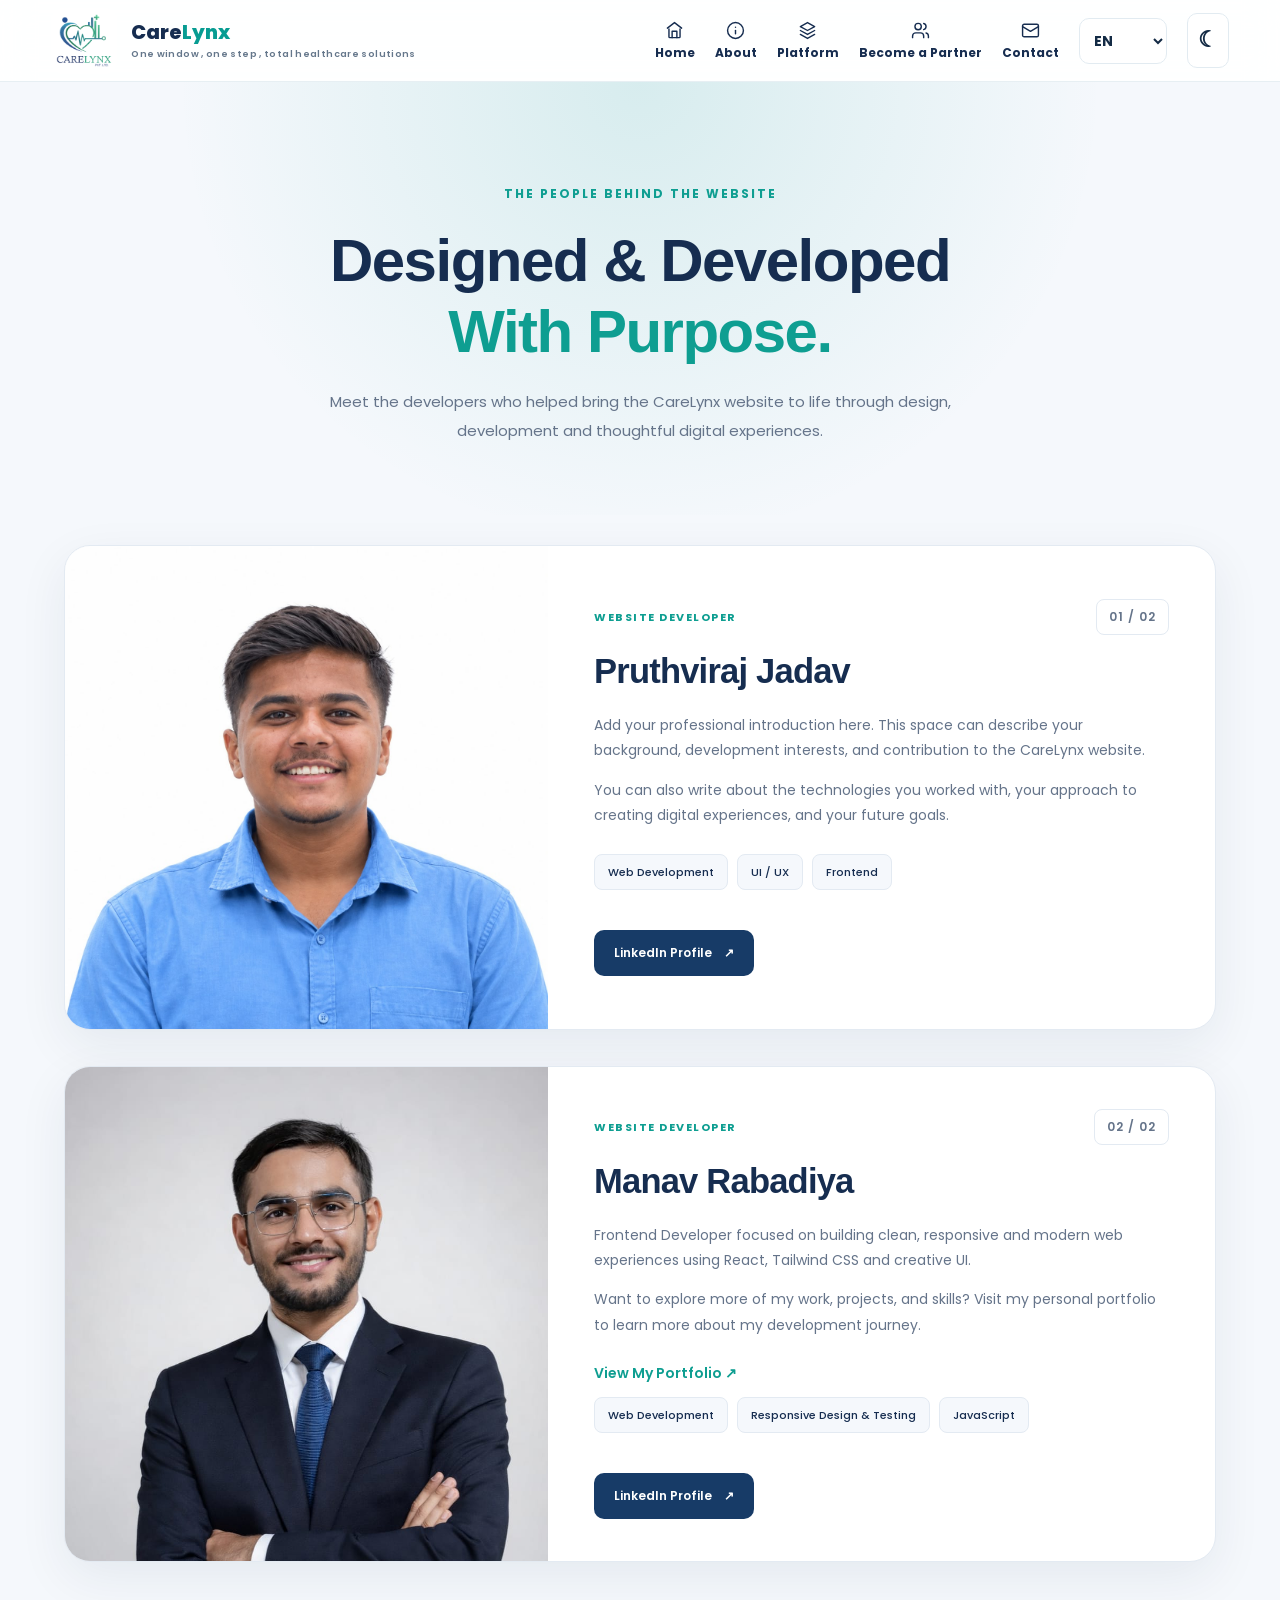
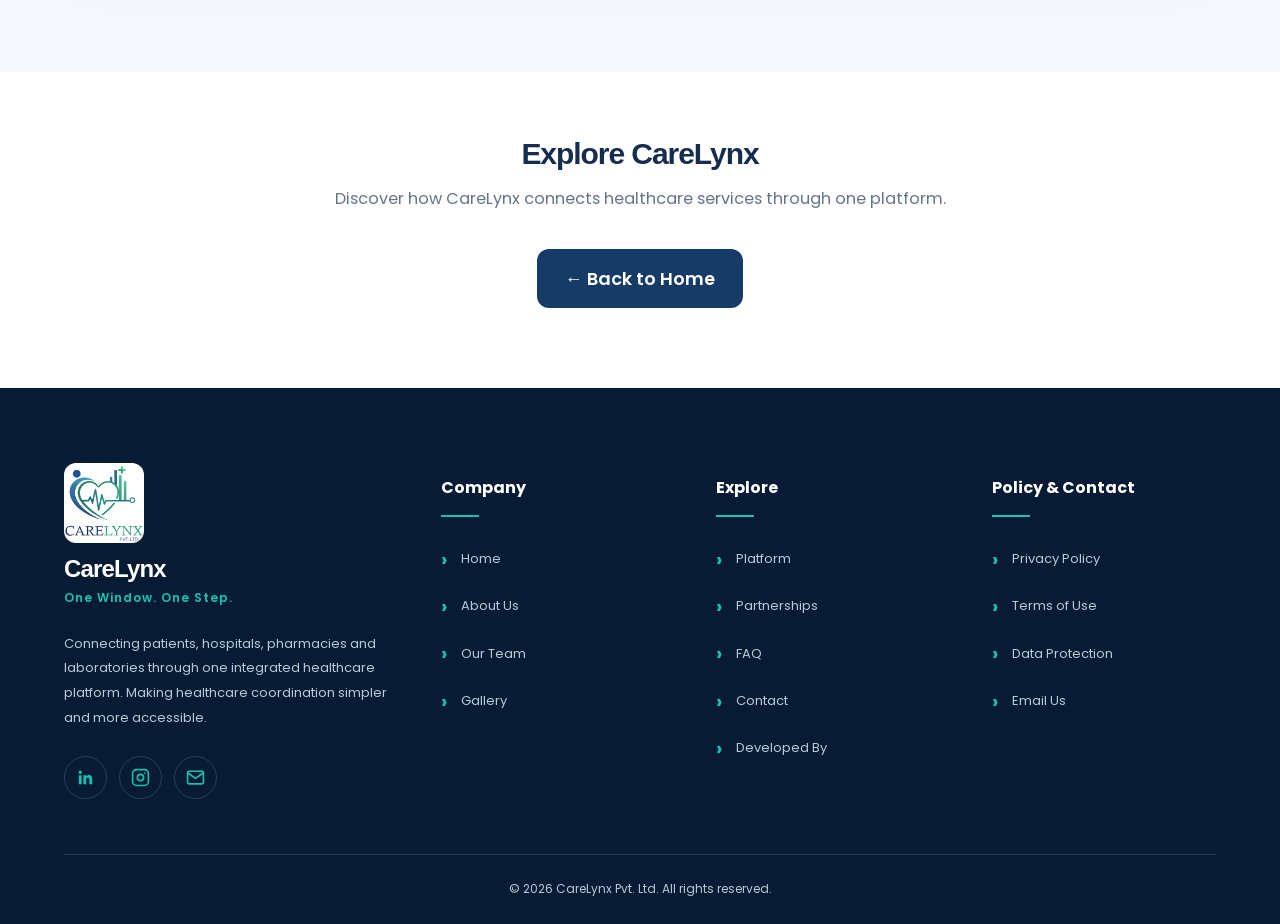
<file: developers.html>
<!DOCTYPE html>

<html lang="en">
<head>
<meta charset="utf-8"/>
<meta content="width=device-width, initial-scale=1.0" name="viewport"/>
<title>Website Developers &amp; Team | CareLynx</title>


<link href="https://fonts.googleapis.com" rel="preconnect"/>
<link crossorigin="" href="https://fonts.gstatic.com" rel="preconnect"/>
<link href="https://fonts.googleapis.com/css2?family=Poppins:wght@400;500;600;700;800&amp;display=swap" rel="stylesheet"/>
<link href="css/developers.css" rel="stylesheet"/>
<link href="css/style.css" rel="stylesheet"/>
<link href="css/enhancements.css" rel="stylesheet"/>
<link href="css/hero-logo.css" rel="stylesheet"/>
<link href="css/navigation.css" rel="stylesheet"/>
<link href="css/responsive.css" rel="stylesheet"/>
<link href="css/carelynx-mobile-menu.css" rel="stylesheet"/>
<script defer="" src="js/developers.js"></script>
<script defer="" src="js/carelynx-mobile-menu.js"></script>
<meta content="Meet Pruthviraj Jadav and Manav Rabadiya, the website developers behind CareLynx, an integrated healthcare platform." name="description"/><link href="https://carelynxpvtltd.vercel.app/developers.html" rel="canonical"/><link href="/assets/images/favicon-48.png" rel="icon" sizes="48x48" type="image/png"/><link href="/assets/images/apple-touch-icon.png" rel="apple-touch-icon" sizes="180x180"/><meta content="website" property="og:type"/><meta content="CareLynx" property="og:site_name"/><meta content="Website Developers &amp; Team | CareLynx" property="og:title"/><meta content="Meet Pruthviraj Jadav and Manav Rabadiya, the website developers behind CareLynx, an integrated healthcare platform." property="og:description"/><meta content="https://carelynxpvtltd.vercel.app/developers.html" property="og:url"/><meta content="https://carelynxpvtltd.vercel.app/assets/images/carelynx-social-preview.jpg" property="og:image"/><meta content="1200" property="og:image:width"/><meta content="630" property="og:image:height"/><meta content="summary_large_image" name="twitter:card"/><meta content="Website Developers &amp; Team | CareLynx" name="twitter:title"/><meta content="Meet Pruthviraj Jadav and Manav Rabadiya, the website developers behind CareLynx, an integrated healthcare platform." name="twitter:description"/><meta content="https://carelynxpvtltd.vercel.app/assets/images/carelynx-social-preview.jpg" name="twitter:image"/><script type="application/ld+json">{
  "@context": "https://schema.org",
  "@type": "AboutPage",
  "name": "CareLynx Website Developers",
  "url": "https://carelynxpvtltd.vercel.app/developers.html",
  "about": {
    "@id": "https://carelynxpvtltd.vercel.app/#organization"
  },
  "mainEntity": [
    {
      "@type": "Person",
      "name": "Pruthviraj Jadav",
      "jobTitle": "Website Developer",
      "sameAs": [
        "https://www.linkedin.com/in/pruthviraj-jadav-705442337"
      ]
    },
    {
      "@type": "Person",
      "name": "Manav Rabadiya",
      "jobTitle": "Website Developer",
      "sameAs": [
        "https://www.linkedin.com/in/manav-rabadiya"
      ]
    }
  ]
}</script></head>
<body class="dev-page">
<!-- ============================================================
       START: WEBSITE HEADER
       ============================================================ -->
<header class="site-header">
<!-- Header logo and company tagline. -->
<a aria-label="CareLynx home" class="brand" href="index.html#home"><img alt="CareLynx Pvt. Ltd. logo" class="brand-logo" src="assets/images/carelynx-logo.png"/><span class="brand-wordmark">Care<span class="brand-accent">Lynx</span><small>One window , one step , total healthcare solutions</small></span></a>
<button aria-controls="clmDrawer" aria-expanded="false" aria-label="Open mobile menu" class="clm-open-btn" id="clmOpenBtn" type="button">
<svg fill="none" stroke="currentColor" stroke-linecap="round" stroke-width="2" viewbox="0 0 24 24">
<path d="M4 7h16M4 12h16M4 17h16"></path>
</svg>
</button>
<!-- Page navigation, language selector and dark/light mode control. -->
<nav aria-label="Main navigation" class="nav-links" id="mainNavigation">
<a data-nav-icon="home" href="index.html#home">Home</a>
<a data-nav-icon="about" href="index.html#about">About</a>
<a data-nav-icon="platform" href="index.html#platform">Platform</a>
<a data-nav-icon="partners" href="partnership.html">Become a Partner</a>
<a data-nav-icon="contact" href="index.html#contact">Contact</a>
<!-- Language choices are connected to the external JavaScript. -->
<select aria-label="Choose language" id="languageSelect">
<option value="en">EN</option>
<option value="gu">ગુજરાતી</option>
<option value="hi">हिन्दी</option>
</select>
<!-- Dark mode toggle; site script handles its behavior. -->
<button aria-label="Toggle dark mode" class="theme-toggle" id="themeToggle" title="Toggle dark mode">
          ☾
        </button>
</nav>
</header>
<!-- ............ END WEBSITE HEADER ............ -->
<div class="clm-overlay" id="clmOverlay"></div>
<aside aria-hidden="true" aria-label="Mobile navigation" aria-modal="true" class="clm-drawer" id="clmDrawer" inert="" role="dialog">
<div class="clm-head">
<a class="clm-brand" href="index.html">
<img alt="CareLynx logo" src="assets/images/carelynx-logo.png"/>
<span>
<strong>Care<span>Lynx</span></strong>
<small>ONE WINDOW. ONE STEP.</small>
</span>
</a>
<button aria-label="Close mobile menu" class="clm-close" id="clmCloseBtn" type="button">
          ×
        </button>
</div>
<nav aria-label="Mobile navigation links" class="clm-grid">
<a class="clm-card" data-page="home" href="index.html#home">
<span class="clm-card-icon"><svg viewbox="0 0 24 24"><path d="m3 10 9-7 9 7v10H3z"></path><path d="M9 20v-8h6v8"></path></svg></span>
<span>HOME</span>
</a>
<a class="clm-card" data-page="about" href="index.html#about">
<span class="clm-card-icon"><svg viewbox="0 0 24 24"><circle cx="12" cy="12" r="9"></circle><path d="M12 11v5M12 8h.01"></path></svg></span>
<span>ABOUT US</span>
</a>
<a class="clm-card" data-page="platform" href="index.html#platform">
<span class="clm-card-icon"><svg viewbox="0 0 24 24"><rect height="7" rx="1" width="7" x="3" y="3"></rect><rect height="7" rx="1" width="7" x="14" y="3"></rect><rect height="7" rx="1" width="7" x="3" y="14"></rect><rect height="7" rx="1" width="7" x="14" y="14"></rect></svg></span>
<span>PLATFORM</span>
</a>
<a class="clm-card" data-page="partnership" href="partnership.html">
<span class="clm-card-icon"><svg viewbox="0 0 24 24"><path d="M3 8h5l3 3 3-3h7"></path><path d="m3 13 5 5 4-3 4 3 5-5"></path><path d="m8 8 4-4 4 4"></path></svg></span>
<span>PARTNERSHIP</span>
</a>
<a class="clm-card" data-page="gallery" href="index.html#gallery">
<span class="clm-card-icon"><svg viewbox="0 0 24 24"><rect height="18" rx="2" width="18" x="3" y="3"></rect><circle cx="8" cy="8" r="1.5"></circle><path d="m4 18 6-6 4 4 3-3 4 4"></path></svg></span>
<span>GALLERY</span>
</a>
<a class="clm-card" data-page="team" href="index.html#team">
<span class="clm-card-icon"><svg viewbox="0 0 24 24"><circle cx="9" cy="8" r="3"></circle><path d="M3 20v-2a6 6 0 0 1 12 0v2"></path><path d="M17 5a3 3 0 0 1 0 6M18 14a5 5 0 0 1 3 5v1"></path></svg></span>
<span>OUR TEAM</span>
</a>
<a class="clm-card" data-page="contact" href="index.html#contact">
<span class="clm-card-icon"><svg viewbox="0 0 24 24"><path d="M6 3h4l2 5-3 2a15 15 0 0 0 5 5l2-3 5 2v4a3 3 0 0 1-3 3A15 15 0 0 1 3 6a3 3 0 0 1 3-3z"></path></svg></span>
<span>CONTACT</span>
</a>
<a class="clm-card" data-page="developers" href="developers.html">
<span class="clm-card-icon"><svg viewbox="0 0 24 24"><path d="m8 7-5 5 5 5m8-10 5 5-5 5M14 4l-4 16"></path></svg></span>
<span>DEVELOPED BY</span>
</a>
</nav>
<a class="clm-cta" href="index.html#contact">GET IN TOUCH <span aria-hidden="true">↗</span></a>
<div class="clm-settings">
<div class="clm-setting-row">
<span>Appearance</span>
<button aria-label="Toggle dark mode" class="clm-theme-btn" id="clmThemeBtn" type="button">
<span aria-hidden="true" class="clm-theme-icon">☾</span>
<span class="clm-theme-label">Dark mode</span>
</button>
</div>
<div class="clm-setting-row">
<label for="clmLanguageSelect">Language</label>
<select id="clmLanguageSelect">
<option value="en">English</option>
<option value="gu">ગુજરાતી</option>
<option value="hi">हिन्दी</option>
</select>
</div>
</div>
</aside>
<!-- ============================================================
       START: DEVELOPERS HERO SECTION
       ============================================================ -->
<main>
<section class="dev-hero">
<span class="dev-eyebrow"> THE PEOPLE BEHIND THE WEBSITE </span>
<h1>
          Designed &amp; Developed
          <span>With Purpose.</span>
</h1>
<p>
          Meet the developers who helped bring the CareLynx website to life
          through design, development and thoughtful digital experiences.
        </p>
</section>
<!-- ............ END DEVELOPERS HERO ............ -->
<!-- ============================================================
         START: DEVELOPER PROFILE CARDS
         ============================================================ -->
<section aria-labelledby="devSectionTitle" class="dev-section">
<!-- ============================================================
     START: DEVELOPERS PROFILE SECTION
     ============================================================ -->
<div class="dev-grid">
<!-- ==========================================================
       DEVELOPER 01 — PRUTHVIRAJ JADAV
       ========================================================== -->
<article class="dev-card">
<div class="dev-photo">
<img alt="Pruthviraj Jadav" loading="lazy" src="assets/images/3.jpeg"/>
</div>
<div class="dev-card-content">
<div class="dev-card-top">
<span class="dev-role">Website Developer</span>
<span class="dev-number">01 / 02</span>
</div>
<h3>Pruthviraj Jadav</h3>
<p class="dev-description">
                Add your professional introduction here. This space can describe
                your background, development interests, and contribution to the
                CareLynx website.
              </p>
<p class="dev-description">
                You can also write about the technologies you worked with, your
                approach to creating digital experiences, and your future goals.
              </p>
<div class="dev-skills">
<span>Web Development</span>
<span>UI / UX</span>
<span>Frontend</span>
</div>
<div class="dev-card-actions">
<a class="dev-social-link" href="https://www.linkedin.com/in/pruthviraj-jadav-705442337" rel="noopener noreferrer" target="_blank">
                  LinkedIn Profile <span aria-hidden="true">↗</span>
</a>
</div>
</div>
</article>
<!-- ............ END DEVELOPER 01 ............ -->
<!-- ==========================================================
       DEVELOPER 02 — MANAV RABADIYA
       ========================================================== -->
<article class="dev-card">
<div class="dev-photo">
<img alt="Manav Rabadiya" loading="lazy" src="assets/images/4.jpeg"/>
</div>
<div class="dev-card-content">
<div class="dev-card-top">
<span class="dev-role">Website Developer</span>
<span class="dev-number">02 / 02</span>
</div>
<h3>Manav Rabadiya</h3>
<p class="dev-description">
                Frontend Developer focused on building clean, responsive and
                modern web experiences using React, Tailwind CSS and creative
                UI.
              </p>
<!-- ............ DEVELOPER PORTFOLIO ............ -->
<p class="dev-description">
                Want to explore more of my work, projects, and skills? Visit my
                personal portfolio to learn more about my development journey.
              </p>
<a class="dev-portfolio-link" href="https://rabadiya-manav.vercel.app/" rel="noopener noreferrer" target="_blank">
                View My Portfolio ↗
              </a>
<!-- ............ END DEVELOPER PORTFOLIO ............ -->
<div class="dev-skills">
<span>Web Development</span>
<span>Responsive Design &amp; Testing</span>
<span>JavaScript</span>
</div>
<div class="dev-card-actions">
<a class="dev-social-link" href="https://www.linkedin.com/in/manav-rabadiya" rel="noopener noreferrer" target="_blank">
                  LinkedIn Profile <span aria-hidden="true">↗</span>
</a>
</div>
</div>
</article>
<!-- ............ END DEVELOPER 02 ............ -->
</div>
<!-- ............ END DEVELOPERS PROFILE SECTION ............ -->
</section>
<!-- ............ END DEVELOPER PROFILE CARDS ............ -->
<!-- ============================================================
         START: BACK TO WEBSITE
         ============================================================ -->
<section class="dev-back-section">
<h2>Explore CareLynx</h2>
<p>
          Discover how CareLynx connects healthcare services through one
          platform.
        </p>
<a class="dev-home-btn" href="index.html"> ← Back to Home </a>
</section>
<!-- ............ END BACK TO WEBSITE ............ -->
</main>
<!-- ===================== START: WEBSITE FOOTER ===================== -->
<footer class="site-footer" id="footer">
<div class="footer-container">
<!-- SECTION 1: COMPANY BRAND -->
<div class="footer-brand-area">
<a class="footer-brand-logo" href="index.html">
<img alt="CareLynx Logo" class="footer-logo" src="assets/images/carelynx-logo.png"/>
</a>
<h3>CareLynx</h3>
<p class="footer-tagline">One Window. One Step.</p>
<p class="footer-description">
            Connecting patients, hospitals, pharmacies and laboratories through
            one integrated healthcare platform. Making healthcare coordination
            simpler and more accessible.
          </p>
<!-- SOCIAL MEDIA -->
<div class="footer-socials">
<a aria-label="CareLynx LinkedIn" href="https://www.linkedin.com/company/carelynx-pvt-ltd/" rel="noopener noreferrer" target="_blank">
<svg aria-hidden="true" fill="currentColor" viewbox="0 0 24 24">
<path d="M20.447 20.452h-3.554v-5.569c0-1.328-.027-3.037-1.852-3.037-1.853 0-2.136 1.445-2.136 2.939v5.667H9.35V9h3.414v1.561h.049c.476-.9 1.637-1.85 3.37-1.85 3.601 0 4.267 2.37 4.267 5.455v6.286zM5.337 7.433a2.062 2.062 0 1 1 0-4.124 2.062 2.062 0 0 1 0 4.124zM7.119 20.452H3.555V9h3.564v11.452z"></path>
</svg>
</a>
<a aria-label="CareLynx Instagram" href="https://www.instagram.com/carelynxpvtltd/" rel="noopener noreferrer" target="_blank">
<svg aria-hidden="true" fill="none" stroke="currentColor" stroke-linecap="round" stroke-linejoin="round" stroke-width="2" viewbox="0 0 24 24">
<rect height="20" rx="5" width="20" x="2" y="2"></rect>
<circle cx="12" cy="12" r="4"></circle>
<circle cx="17.5" cy="6.5" fill="currentColor" r="1" stroke="none"></circle>
</svg>
</a>
<a aria-label="Email CareLynx" href="mailto:carelynx2026@gmail.com">
<svg aria-hidden="true" fill="none" stroke="currentColor" stroke-linecap="round" stroke-linejoin="round" stroke-width="2" viewbox="0 0 24 24">
<rect height="16" rx="2" width="20" x="2" y="4"></rect>
<path d="m2 6 10 7 10-7"></path>
</svg>
</a>
</div>
</div>
<!-- ............ END COMPANY BRAND ............ -->
<!-- SECTION 2: COMPANY QUICK LINKS -->
<div class="footer-column footer-company">
<h4>Company</h4>
<ul>
<li><a href="index.html#home">Home</a></li>
<li><a href="index.html#about">About Us</a></li>
<li><a href="index.html#team">Our Team</a></li>
<li><a href="index.html#gallery">Gallery</a></li>
</ul>
</div>
<!-- ............ END COMPANY LINKS ............ -->
<!-- SECTION 3: EXPLORE -->
<div class="footer-column footer-explore">
<h4>Explore</h4>
<ul>
<li><a href="index.html#platform">Platform</a></li>
<li><a href="partnership.html">Partnerships</a></li>
<li><a href="index.html#faq">FAQ</a></li>
<li><a href="index.html#contact">Contact</a></li>
<!-- Developers Page -->
<li><a href="developers.html">Developed By</a></li>
</ul>
</div>
<!-- ............ END EXPLORE ............ -->
<!-- SECTION 4: POLICY AND CONTACT -->
<div class="footer-column footer-policy">
<h4>Policy &amp; Contact</h4>
<ul>
<li><a href="legal/privacy.html">Privacy Policy</a></li>
<li><a href="legal/terms.html">Terms of Use</a></li>
<li><a href="legal/data-protection.html">Data Protection</a></li>
<li>
<a href="mailto:carelynx2026@gmail.com">Email Us</a>
</li>
</ul>
</div>
<!-- ............ END POLICY AND CONTACT ............ -->
</div>
<!-- SECTION 5: COPYRIGHT -->
<!-- ============================================================
     SECTION 5: FOOTER COPYRIGHT & DEVELOPERS
     Developer photos, names and copyright details.
     ============================================================ -->
<div class="footer-bottom">
<!-- Copyright information -->
<div class="footer-copyright">
<p>
            © <span id="footerYear">2026</span>
            CareLynx Pvt. Ltd. All rights reserved.
          </p>
</div>
<!-- ............ END FOOTER COPYRIGHT & DEVELOPERS ............ -->
</div></footer>
</body>
</html>
</file>
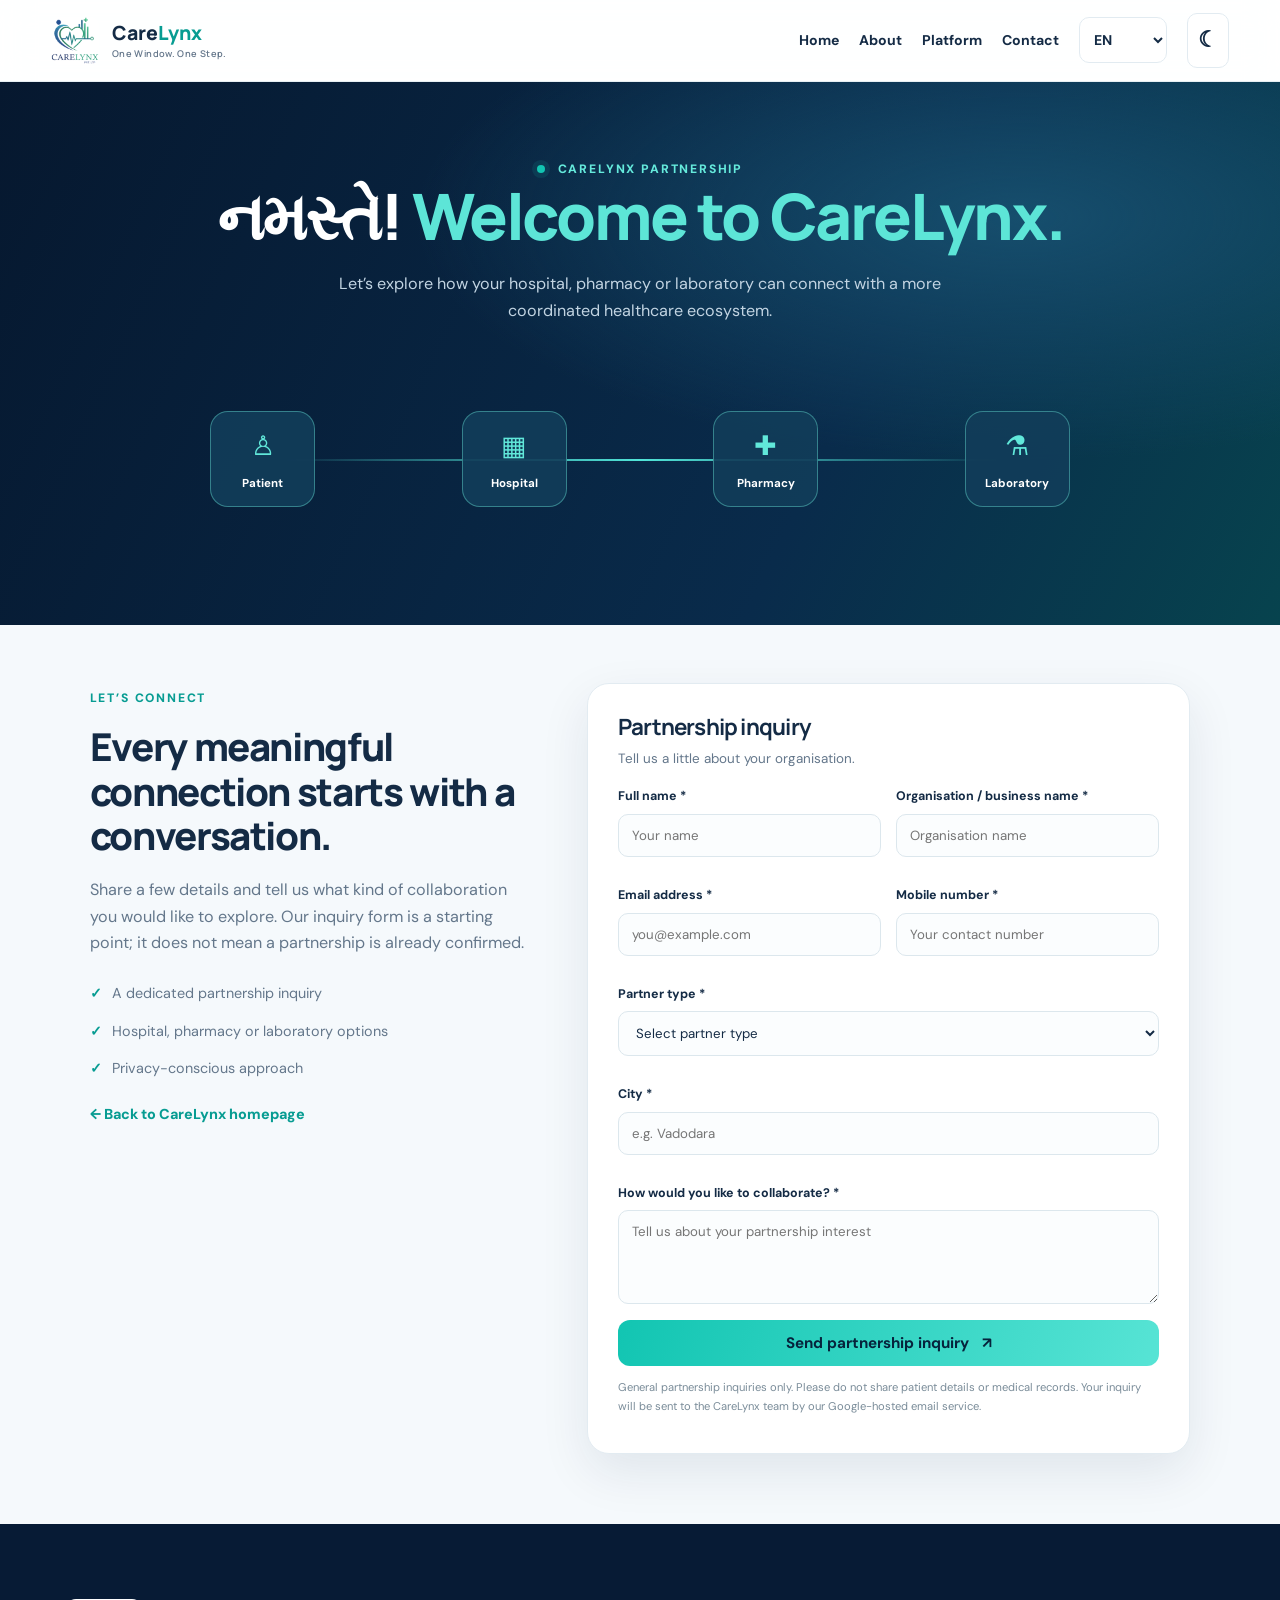
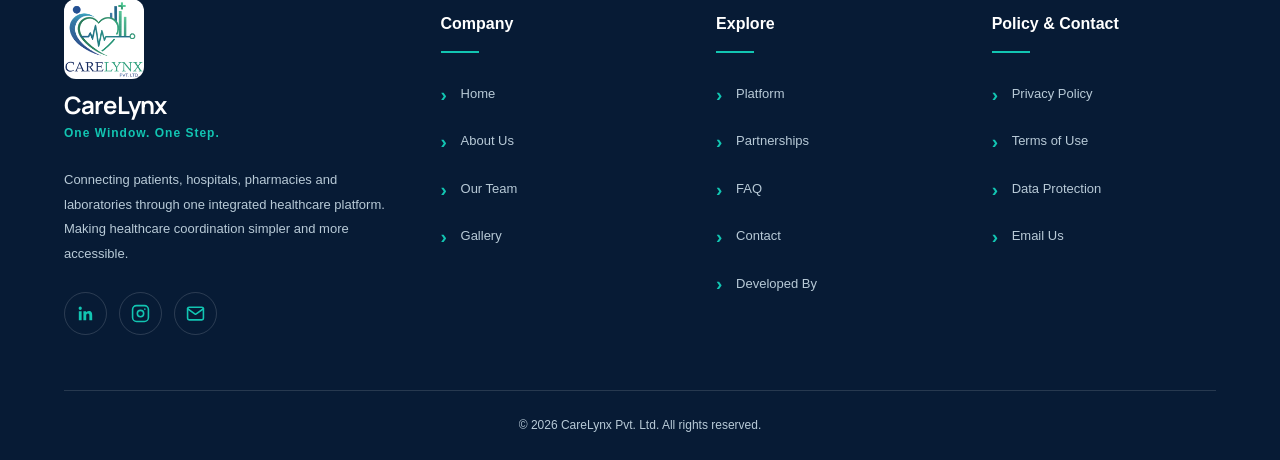
<file: partnership.html>
<!DOCTYPE html>

<html lang="en">
<head>
<meta charset="utf-8"/>
<meta content="width=device-width, initial-scale=1" name="viewport"/>

<title>Become a Healthcare Partner | CareLynx</title>
<link href="https://fonts.googleapis.com" rel="preconnect"/>
<link crossorigin="" href="https://fonts.gstatic.com" rel="preconnect"/>
<link href="https://fonts.googleapis.com/css2?family=DM+Sans:wght@400;500;600;700&amp;family=Manrope:wght@400;500;600;700;800&amp;display=swap" rel="stylesheet"/>

<link href="css/style.css" rel="stylesheet"/>
<link href="css/enhancements.css" rel="stylesheet"/>
<link href="css/responsive.css" rel="stylesheet"/>
<script defer="" src="js/config.js"></script>
<script defer="" src="js/forms.js"></script>
<script defer="" src="js/partnership.js"></script>
<script defer="" src="js/responsive-navigation.js"></script>
<meta content="Partner with CareLynx to explore healthcare collaboration opportunities for hospitals, pharmacies, laboratories and healthcare organisations." name="description"/><link href="https://carelynxpvtltd.vercel.app/partnership.html" rel="canonical"/><link href="/assets/images/favicon-48.png" rel="icon" sizes="48x48" type="image/png"/><link href="/assets/images/apple-touch-icon.png" rel="apple-touch-icon" sizes="180x180"/><meta content="website" property="og:type"/><meta content="CareLynx" property="og:site_name"/><meta content="Become a Healthcare Partner | CareLynx" property="og:title"/><meta content="Partner with CareLynx to explore healthcare collaboration opportunities for hospitals, pharmacies, laboratories and healthcare organisations." property="og:description"/><meta content="https://carelynxpvtltd.vercel.app/partnership.html" property="og:url"/><meta content="https://carelynxpvtltd.vercel.app/assets/images/carelynx-social-preview.jpg" property="og:image"/><meta content="1200" property="og:image:width"/><meta content="630" property="og:image:height"/><meta content="summary_large_image" name="twitter:card"/><meta content="Become a Healthcare Partner | CareLynx" name="twitter:title"/><meta content="Partner with CareLynx to explore healthcare collaboration opportunities for hospitals, pharmacies, laboratories and healthcare organisations." name="twitter:description"/><meta content="https://carelynxpvtltd.vercel.app/assets/images/carelynx-social-preview.jpg" name="twitter:image"/><script type="application/ld+json">{
  "@context": "https://schema.org",
  "@type": "WebPage",
  "name": "Become a Partner | CareLynx",
  "url": "https://carelynxpvtltd.vercel.app/partnership.html",
  "isPartOf": {
    "@id": "https://carelynxpvtltd.vercel.app/#website"
  }
}</script></head>
<body class="partnership-page">
<header class="site-header">
<a aria-label="CareLynx home" class="brand" href="index.html"><img alt="CareLynx Pvt. Ltd. logo" class="brand-logo" src="assets/images/carelynx-logo.png"/><span class="brand-wordmark">Care<span class="brand-accent">Lynx</span><small>One Window. One Step.</small></span></a><button aria-controls="mainNavigation" aria-expanded="false" aria-label="Toggle navigation" class="menu-toggle" type="button">
        ☰
      </button>
<nav aria-label="Main navigation" class="nav-links" id="mainNavigation">
<a href="index.html#home">Home</a><a href="index.html#about">About</a><a href="index.html#platform">Platform</a><a href="index.html#contact">Contact</a><select aria-label="Choose language" id="languageSelect">
<option value="en">EN</option>
<option value="gu">ગુજરાતી</option>
<option value="hi">हिन्दી</option></select><button aria-label="Toggle dark mode" class="theme-toggle" id="themeToggle" title="Toggle dark mode">
          ☾
        </button>
</nav>
</header>
<main>
<section class="partnership-hero">
<p class="eyebrow">
<span class="pulse-dot"></span> CARELYNX PARTNERSHIP
        </p>
<h1>
          નમસ્તે! <span style="color: #5de5d7">Welcome to CareLynx.</span>
</h1>
<p>
          Let’s explore how your hospital, pharmacy or laboratory can connect
          with a more coordinated healthcare ecosystem.
        </p>
<div aria-label="Patient, hospital, pharmacy and laboratory connecting" class="welcome-motion">
<div class="welcome-track"></div>
<div class="welcome-node"><span>♙</span><b>Patient</b></div>
<div class="welcome-node"><span>▦</span><b>Hospital</b></div>
<div class="welcome-node"><span>✚</span><b>Pharmacy</b></div>
<div class="welcome-node"><span>⚗</span><b>Laboratory</b></div>
</div>
</section>
<section class="partnership-content">
<aside class="partnership-aside">
<p class="eyebrow">LET’S CONNECT</p>
<h2>Every meaningful connection starts with a conversation.</h2>
<p>
            Share a few details and tell us what kind of collaboration you would
            like to explore. Our inquiry form is a starting point; it does not
            mean a partnership is already confirmed.
          </p>
<div class="partner-benefits">
<span><b>✓</b> A dedicated partnership inquiry</span><span><b>✓</b> Hospital, pharmacy or laboratory options</span><span><b>✓</b> Privacy-conscious approach</span>
</div>
<a class="back-home" href="index.html">← Back to CareLynx homepage</a>
</aside>
<form accept-charset="UTF-8" action="#" class="form-card reveal visible" data-form-backend="google-apps-script" id="partnerForm" method="POST">
<input name="form_type" type="hidden" value="Partnership Inquiry"/>
<input name="source_page" type="hidden" value=""/>
<h3>Partnership inquiry</h3>
<p>Tell us a little about your organisation.</p>
<div class="form-grid">
<label>Full name *<input autocomplete="name" maxlength="100" name="name" placeholder="Your name" required=""/></label><label>Organisation / business name *<input autocomplete="organization" maxlength="140" name="organisation" placeholder="Organisation name" required=""/></label><label>Email address *<input autocomplete="email" name="email" placeholder="you@example.com" required="" type="email"/></label><label>Mobile number *<input autocomplete="tel" maxlength="30" name="phone" placeholder="Your contact number" required="" type="tel"/></label><label class="full-width">Partner type *<select name="type" required="">
<option value="">Select partner type</option>
<option>Hospital</option>
<option>Pharmacy</option>
<option>Laboratory</option>
<option>Other healthcare organisation</option>
</select></label><label class="full-width">City *<input maxlength="100" name="city" placeholder="e.g. Vadodara" required=""/></label><label class="full-width">How would you like to collaborate? *<textarea maxlength="3000" name="message" placeholder="Tell us about your partnership interest" required="" rows="4"></textarea>
</label>
</div>
<button class="button button-primary" type="submit">
            Send partnership inquiry <span>↗</span>
</button>
<p class="form-hint">
            General partnership inquiries only. Please do not share patient
            details or medical records. Your inquiry will be sent to the
            CareLynx team by our Google-hosted email service.
          </p>
<p aria-atomic="true" aria-live="polite" class="form-result" role="status"></p>
</form>
</section>
</main>
<!-- ===================== START: WEBSITE FOOTER ===================== -->
<footer class="site-footer" id="footer">
<div class="footer-container">
<!-- SECTION 1: COMPANY BRAND -->
<div class="footer-brand-area">
<a class="footer-brand-logo" href="index.html">
<img alt="CareLynx Logo" class="footer-logo" src="assets/images/carelynx-logo.png"/>
</a>
<h3>CareLynx</h3>
<p class="footer-tagline">One Window. One Step.</p>
<p class="footer-description">
            Connecting patients, hospitals, pharmacies and laboratories through
            one integrated healthcare platform. Making healthcare coordination
            simpler and more accessible.
          </p>
<!-- SOCIAL MEDIA -->
<div class="footer-socials">
<a aria-label="CareLynx LinkedIn" href="https://www.linkedin.com/company/carelynx-pvt-ltd/" rel="noopener noreferrer" target="_blank">
<svg aria-hidden="true" fill="currentColor" viewbox="0 0 24 24">
<path d="M20.447 20.452h-3.554v-5.569c0-1.328-.027-3.037-1.852-3.037-1.853 0-2.136 1.445-2.136 2.939v5.667H9.35V9h3.414v1.561h.049c.476-.9 1.637-1.85 3.37-1.85 3.601 0 4.267 2.37 4.267 5.455v6.286zM5.337 7.433a2.062 2.062 0 1 1 0-4.124 2.062 2.062 0 0 1 0 4.124zM7.119 20.452H3.555V9h3.564v11.452z"></path>
</svg>
</a>
<a aria-label="CareLynx Instagram" href="https://www.instagram.com/carelynxpvtltd/" rel="noopener noreferrer" target="_blank">
<svg aria-hidden="true" fill="none" stroke="currentColor" stroke-linecap="round" stroke-linejoin="round" stroke-width="2" viewbox="0 0 24 24">
<rect height="20" rx="5" width="20" x="2" y="2"></rect>
<circle cx="12" cy="12" r="4"></circle>
<circle cx="17.5" cy="6.5" fill="currentColor" r="1" stroke="none"></circle>
</svg>
</a>
<a aria-label="Email CareLynx" href="mailto:carelynx2026@gmail.com">
<svg aria-hidden="true" fill="none" stroke="currentColor" stroke-linecap="round" stroke-linejoin="round" stroke-width="2" viewbox="0 0 24 24">
<rect height="16" rx="2" width="20" x="2" y="4"></rect>
<path d="m2 6 10 7 10-7"></path>
</svg>
</a>
</div>
</div>
<!-- ............ END COMPANY BRAND ............ -->
<!-- SECTION 2: COMPANY QUICK LINKS -->
<div class="footer-column footer-company">
<h4>Company</h4>
<ul>
<li><a href="index.html#home">Home</a></li>
<li><a href="index.html#about">About Us</a></li>
<li><a href="index.html#team">Our Team</a></li>
<li><a href="index.html#gallery">Gallery</a></li>
</ul>
</div>
<!-- ............ END COMPANY LINKS ............ -->
<!-- SECTION 3: EXPLORE -->
<div class="footer-column footer-explore">
<h4>Explore</h4>
<ul>
<li><a href="index.html#platform">Platform</a></li>
<li><a href="partnership.html">Partnerships</a></li>
<li><a href="index.html#faq">FAQ</a></li>
<li><a href="index.html#contact">Contact</a></li>
<!-- Developers Page -->
<li><a href="developers.html">Developed By</a></li>
</ul>
</div>
<!-- ............ END EXPLORE ............ -->
<!-- SECTION 4: POLICY AND CONTACT -->
<div class="footer-column footer-policy">
<h4>Policy &amp; Contact</h4>
<ul>
<li><a href="legal/privacy.html">Privacy Policy</a></li>
<li><a href="legal/terms.html">Terms of Use</a></li>
<li><a href="legal/data-protection.html">Data Protection</a></li>
<li>
<a href="mailto:carelynx2026@gmail.com">Email Us</a>
</li>
</ul>
</div>
<!-- ............ END POLICY AND CONTACT ............ -->
</div>
<!-- SECTION 5: COPYRIGHT -->
<!-- ============================================================
     SECTION 5: FOOTER COPYRIGHT & DEVELOPERS
     Developer photos, names and copyright details.
     ============================================================ -->
<div class="footer-bottom">
<!-- Copyright information -->
<div class="footer-copyright">
<p>
            © <span id="year">2026</span>
            CareLynx Pvt. Ltd. All rights reserved.
          </p>
</div>
<!-- ............ END FOOTER COPYRIGHT & DEVELOPERS ............ -->
</div></footer>
</body>
</html>
</file>
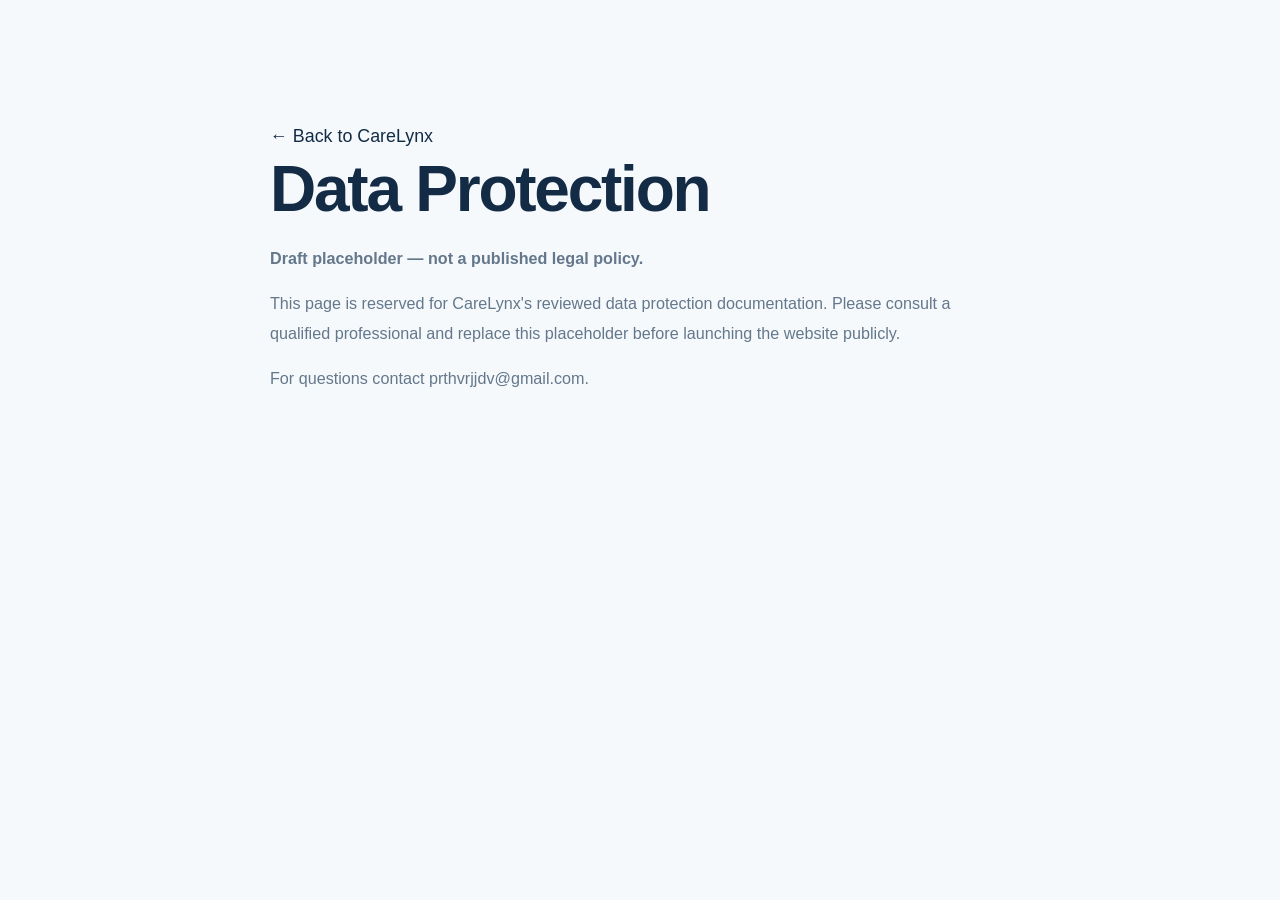
<file: pages/data-protection.html>
<!DOCTYPE html>

<html lang="en">
<head>
<meta charset="utf-8"/>
<meta content="width=device-width, initial-scale=1" name="viewport"/>
<title>Data Protection | CareLynx</title>
<link href="../css/style.css" rel="stylesheet"/>
<style>
      main {
        max-width: 800px;
        margin: 10vh auto;
        padding: 30px;
        line-height: 1.8;
      }
    </style>
<link href="../css/responsive.css" rel="stylesheet"/>
<meta content="noindex, follow" name="robots"/></head>
<body>
<main>
<a href="../index.html">← Back to CareLynx</a>
<h1>Data Protection</h1>
<p><strong>Draft placeholder — not a published legal policy.</strong></p>
<p>
        This page is reserved for CareLynx's reviewed data protection
        documentation. Please consult a qualified professional and replace this
        placeholder before launching the website publicly.
      </p>
<p>
        For questions contact
        <a href="mailto:prthvrjjdv@gmail.com">prthvrjjdv@gmail.com</a>.
      </p>
</main>
</body>
</html>
</file>
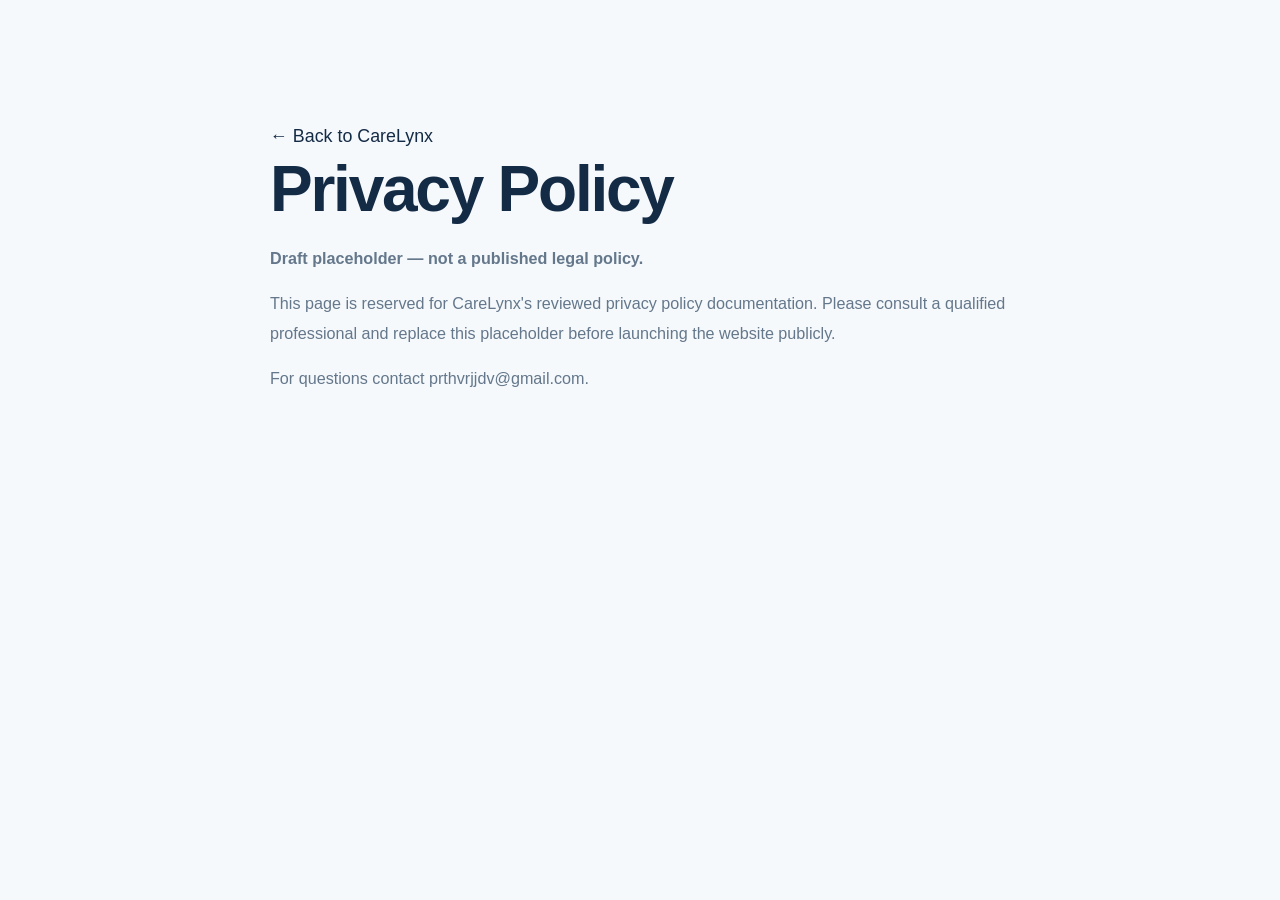
<file: pages/privacy.html>
<!DOCTYPE html>
<html lang="en"><head><meta charset="utf-8"/><meta content="width=device-width, initial-scale=1" name="viewport"/><title>Privacy Policy | CareLynx</title><link href="../css/style.css" rel="stylesheet"/><style>main{max-width:800px;margin:10vh auto;padding:30px;line-height:1.8}</style><link href="../css/responsive.css" rel="stylesheet"/><meta content="noindex, follow" name="robots"/></head><body><main><a href="../index.html">← Back to CareLynx</a><h1>Privacy Policy</h1><p><strong>Draft placeholder — not a published legal policy.</strong></p><p>This page is reserved for CareLynx's reviewed privacy policy documentation. Please consult a qualified professional and replace this placeholder before launching the website publicly.</p><p>For questions contact <a href="mailto:prthvrjjdv@gmail.com">prthvrjjdv@gmail.com</a>.</p></main></body></html>
</file>
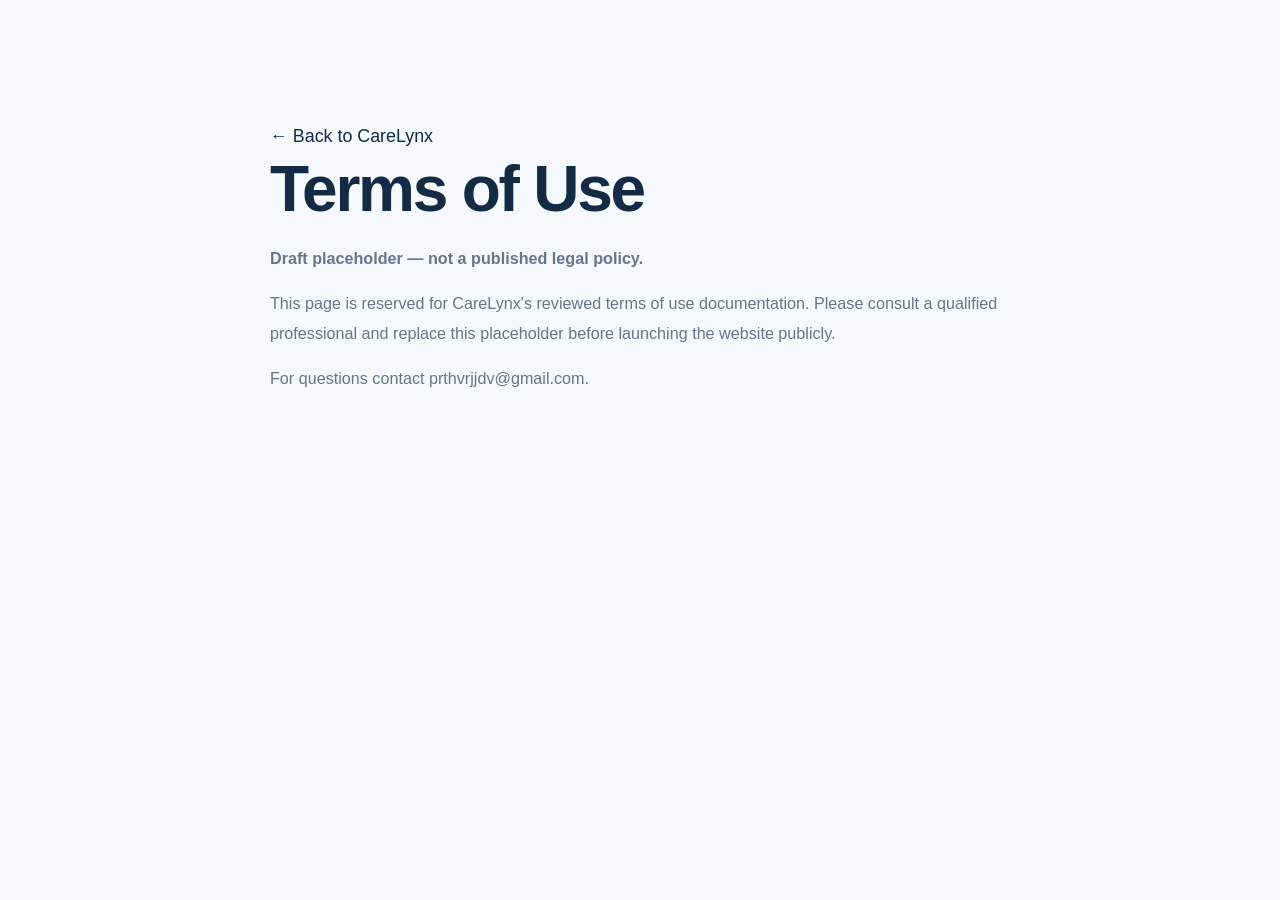
<file: pages/terms.html>
<!DOCTYPE html>
<html lang="en"><head><meta charset="utf-8"/><meta content="width=device-width, initial-scale=1" name="viewport"/><title>Terms of Use | CareLynx</title><link href="../css/style.css" rel="stylesheet"/><style>main{max-width:800px;margin:10vh auto;padding:30px;line-height:1.8}</style><link href="../css/responsive.css" rel="stylesheet"/><meta content="noindex, follow" name="robots"/></head><body><main><a href="../index.html">← Back to CareLynx</a><h1>Terms of Use</h1><p><strong>Draft placeholder — not a published legal policy.</strong></p><p>This page is reserved for CareLynx's reviewed terms of use documentation. Please consult a qualified professional and replace this placeholder before launching the website publicly.</p><p>For questions contact <a href="mailto:prthvrjjdv@gmail.com">prthvrjjdv@gmail.com</a>.</p></main></body></html>
</file>
<file: css/developers.css>
/* ============================================================
   CARELYNX — DEVELOPERS PAGE
   ============================================================ */

:root {
  --dev-bg: #f5f8fc;
  --dev-surface: #ffffff;
  --dev-text: #162d50;
  --dev-muted: #65748a;
  --dev-primary: #173b67;
  --dev-accent: #0e9e91;
  --dev-border: #e3eaf2;
}

* {
  box-sizing: border-box;
}

html {
  scroll-behavior: smooth;
}

body.dev-page {
  margin: 0;
  background: var(--dev-bg);
  color: var(--dev-text);
  font-family: "Poppins", sans-serif;
}

a {
  text-decoration: none;
}

button {
  font: inherit;
}

/* ============================================================
   HEADER
   ============================================================ */

.dev-header {
  display: flex;
  align-items: center;
  justify-content: space-between;
  gap: 24px;
  padding: 18px 6%;
  background: var(--dev-surface);
  border-bottom: 1px solid var(--dev-border);
}

.dev-brand {
  display: flex;
  align-items: center;
  gap: 12px;
  color: var(--dev-text);
}

.dev-brand img {
  width: 48px;
  height: 48px;
  object-fit: contain;
}

.dev-brand strong {
  display: block;
  font-size: 24px;
}

.dev-brand strong span {
  color: var(--dev-accent);
}

.dev-brand small {
  display: block;
  font-size: 10px;
  color: var(--dev-muted);
}

.dev-nav {
  display: flex;
  align-items: center;
  flex-wrap: wrap;
  gap: 22px;
}

.dev-nav a {
  color: var(--dev-text);
  font-size: 13px;
  font-weight: 500;
  transition: color 0.25s;
}

.dev-nav a:hover {
  color: var(--dev-accent);
}

#devThemeToggle {
  border: 1px solid var(--dev-border);
  background: var(--dev-surface);
  color: var(--dev-text);
  border-radius: 50%;
  width: 40px;
  height: 40px;
  cursor: pointer;
}

/* ............ END HEADER ............ */

/* ============================================================
   HERO
   ============================================================ */

.dev-hero {
  padding: 95px 20px 70px;
  text-align: center;
  background: radial-gradient(
    circle at 50% 0%,
    rgba(14, 158, 145, 0.13),
    transparent 60%
  );
}

.dev-eyebrow,
.dev-section-heading > span {
  display: inline-block;
  color: var(--dev-accent);
  font-size: 12px;
  font-weight: 700;
  letter-spacing: 2px;
}

.dev-hero h1 {
  max-width: 900px;
  margin: 20px auto;
  font-size: clamp(34px, 5vw, 60px);
  line-height: 1.18;
  letter-spacing: -1.5px;
}

.dev-hero h1 span {
  display: block;
  color: var(--dev-accent);
}

.dev-hero p {
  max-width: 640px;
  margin: auto;
  color: var(--dev-muted);
  font-size: 15px;
  line-height: 1.9;
}

/* ............ END HERO ............ */

/* ============================================================
   DEVELOPER CARDS
   ============================================================ */

.dev-section {
  max-width: 1180px;
  margin: 0 auto;
  padding: 20px 24px 100px;
}

.dev-section-heading {
  text-align: center;
  margin-bottom: 42px;
}

.dev-section-heading h2 {
  margin: 10px 0;
  font-size: clamp(27px, 3vw, 38px);
}

.dev-grid {
  display: grid;
  grid-template-columns: repeat(2, minmax(0, 1fr));
  gap: 30px;
}

.dev-card {
  min-width: 0;
  overflow: hidden;
  background: var(--dev-surface);
  border: 1px solid var(--dev-border);
  border-radius: 24px;
  box-shadow: 0 16px 48px rgba(16, 43, 77, 0.06);
  transition:
    transform 0.3s,
    box-shadow 0.3s;
}

.dev-card:hover {
  transform: translateY(-7px);
  box-shadow: 0 22px 55px rgba(16, 43, 77, 0.12);
}

.dev-photo {
  height: 350px;
  overflow: hidden;
  background: #e8eef5;
}

.dev-photo img {
  width: 100%;
  height: 100%;
  display: block;
  object-fit: cover;
  object-position: center 25%;
  transition: transform 0.5s;
}

.dev-card:hover .dev-photo img {
  transform: scale(1.035);
}

.dev-card-content {
  padding: 30px;
}

.dev-role {
  color: var(--dev-accent);
  font-size: 12px;
  font-weight: 700;
  letter-spacing: 1px;
  text-transform: uppercase;
}

.dev-card-content h3 {
  margin: 12px 0;
  font-size: 26px;
}

.dev-card-content p {
  color: var(--dev-muted);
  font-size: 14px;
  line-height: 1.8;
}

.dev-social-link {
  display: inline-flex;
  align-items: center;
  gap: 12px;
  margin-top: 15px;
  padding: 12px 18px;
  background: var(--dev-primary);
  color: #fff;
  border-radius: 10px;
  font-size: 13px;
  font-weight: 600;
  transition: background 0.3s;
}

.dev-social-link:hover {
  background: var(--dev-accent);
}

/* ............ END DEVELOPER CARDS ............ */

/* ============================================================
   BACK TO HOME SECTION
   ============================================================ */

.dev-back-section {
  padding: 65px 20px 80px;
  text-align: center;
  background: var(--dev-surface);
}

.dev-back-section h2 {
  font-size: 30px;
  margin: 0 0 12px;
}

.dev-back-section p {
  color: var(--dev-muted);
  line-height: 1.8;
}

.dev-home-btn {
  display: inline-block;
  margin-top: 20px;
  padding: 15px 28px;
  border-radius: 12px;
  background: var(--dev-primary);
  color: #fff;
  font-weight: 600;
  transition: background 0.3s;
}

.dev-home-btn:hover {
  background: var(--dev-accent);
}

/* ............ END BACK SECTION ............ */

/* ============================================================
   FOOTER
   ============================================================ */

.dev-footer {
  background: #102b4b;
  color: #fff;
  padding: 55px 6% 22px;
}

.dev-footer-main {
  max-width: 1100px;
  margin: auto;
  display: flex;
  justify-content: space-between;
  gap: 40px;
}

.dev-footer-brand h3 {
  margin: 0;
  font-size: 25px;
}

.dev-footer-brand p {
  color: #b5c5d6;
  font-size: 13px;
}

.dev-footer-links {
  display: flex;
  flex-direction: column;
  gap: 12px;
}

.dev-footer-links h4 {
  margin: 0 0 6px;
}

.dev-footer-links a {
  color: #b5c5d6;
  font-size: 13px;
}

.dev-footer-links a:hover,
.dev-footer-links a[aria-current="page"] {
  color: #52d5c3;
}

.dev-footer-bottom {
  max-width: 1100px;
  margin: 40px auto 0;
  padding-top: 20px;
  border-top: 1px solid rgba(255, 255, 255, 0.15);
  text-align: center;
  color: #b5c5d6;
  font-size: 12px;
}

/* ............ END FOOTER ............ */

/* ============================================================
   DARK MODE
   ============================================================ */

body.dev-page.dark {
  --dev-bg: #0c1727;
  --dev-surface: #14263d;
  --dev-text: #f0f6ff;
  --dev-muted: #b2c1d2;
  --dev-primary: #245785;
  --dev-border: #30435a;
}

body.dev-page.dark .dev-photo {
  background: #223a52;
}

/* ............ END DARK MODE ............ */

/* ============================================================
   MOBILE RESPONSIVE
   ============================================================ */

@media (max-width: 768px) {
  .dev-header {
    flex-direction: column;
    padding: 16px 5%;
  }

  .dev-nav {
    justify-content: center;
    gap: 14px;
  }

  .dev-nav a {
    font-size: 12px;
  }

  .dev-hero {
    padding: 65px 20px 50px;
  }

  .dev-grid {
    grid-template-columns: 1fr;
  }

  .dev-section {
    padding: 15px 18px 70px;
  }

  .dev-photo {
    height: 330px;
  }

  .dev-card-content {
    padding: 24px;
  }

  .dev-footer-main {
    flex-direction: column;
  }
}

@media (max-width: 420px) {
  .dev-photo {
    height: 270px;
  }

  .dev-card-content h3 {
    font-size: 22px;
  }

  .dev-hero h1 {
    letter-spacing: -0.5px;
  }
}

@media (prefers-reduced-motion: reduce) {
  *,
  *::before,
  *::after {
    scroll-behavior: auto !important;
    transition: none !important;
  }
}

/* ............ END DEVELOPERS PAGE ............ */

/* ============================================================
   START: DEVELOPERS PAGE — PROFESSIONAL HORIZONTAL LAYOUT
   ============================================================ */

/* SECTION */

.dev-section {
  max-width: 1200px;
  margin: 0 auto;
  padding: 30px 24px 110px;
}

.dev-section-heading {
  text-align: center;
  margin-bottom: 48px;
}

.dev-section-heading h2 {
  margin: 12px 0;
  font-size: clamp(28px, 3vw, 42px);
  letter-spacing: -1px;
}

.dev-team-count {
  display: inline-flex;
  align-items: center;
  gap: 9px;
  margin-top: 12px;
  padding: 9px 18px;
  border: 1px solid var(--dev-border);
  border-radius: 100px;
  background: var(--dev-surface);
  color: var(--dev-muted);
  font-size: 13px;
  font-weight: 600;
}

.dev-count-dot {
  width: 8px;
  height: 8px;
  border-radius: 50%;
  background: var(--dev-accent);
}

/* ============================================================
   GRID — ONE PROFILE PER ROW
   ============================================================ */

.dev-grid {
  display: grid;
  grid-template-columns: minmax(0, 1fr);
  gap: 36px;
}

/* ============================================================
   DEVELOPER CARD
   ============================================================ */

.dev-card {
  display: grid;
  grid-template-columns: minmax(0, 42%) minmax(0, 58%);
  min-width: 0;
  overflow: hidden;

  background: var(--dev-surface);
  border: 1px solid var(--dev-border);
  border-radius: 26px;

  box-shadow: 0 16px 50px rgba(16, 43, 77, 0.07);

  transition:
    transform 0.35s ease,
    box-shadow 0.35s ease;
}

.dev-card:hover {
  transform: translateY(-5px);
  box-shadow: 0 24px 65px rgba(16, 43, 77, 0.12);
}

/* ============================================================
   LEFT SIDE — DEVELOPER PHOTO
   ============================================================ */

.dev-photo {
  position: relative;
  width: 100%;
  height: 100%;
  min-height: 400px;
  overflow: hidden;
  background: #e8eef5;
}

.dev-photo img {
  width: 100%;
  height: 100%;
  display: block;
  object-fit: cover;
  object-position: center 25%;
  transition: transform 0.5s ease;
}

.dev-card:hover .dev-photo img {
  transform: scale(1.035);
}

/* ============================================================
   RIGHT SIDE — DEVELOPER INFORMATION
   ============================================================ */

.dev-card-content {
  display: flex;
  flex-direction: column;
  justify-content: center;
  align-items: flex-start;
  min-width: 0;
  padding: 42px 46px;
}

.dev-card-top {
  width: 100%;
  display: flex;
  align-items: center;
  justify-content: space-between;
  gap: 12px;
  flex-wrap: wrap;
  margin-bottom: 15px;
}

.dev-role {
  color: var(--dev-accent);
  font-size: 11px;
  font-weight: 700;
  letter-spacing: 1.5px;
  text-transform: uppercase;
}

.dev-number {
  padding: 7px 12px;
  border: 1px solid var(--dev-border);
  border-radius: 8px;
  color: var(--dev-muted);
  font-size: 12px;
  font-weight: 600;
  letter-spacing: 1px;
}

.dev-card-content h3 {
  margin: 0 0 20px;
  font-size: clamp(25px, 2.7vw, 36px);
  font-weight: 700;
  letter-spacing: -0.8px;
  line-height: 1.25;
  color: var(--dev-text);
}

.dev-description {
  margin: 0 0 14px;
  color: var(--dev-muted);
  font-size: 13px;
  line-height: 1.9;
}

/* ============================================================
   SKILLS / TAGS
   ============================================================ */

.dev-skills {
  display: flex;
  flex-wrap: wrap;
  gap: 9px;
  margin-top: 12px;
}

.dev-skills span {
  padding: 8px 13px;
  border: 1px solid var(--dev-border);
  border-radius: 8px;
  background: var(--dev-bg);
  color: var(--dev-text);
  font-size: 11px;
  font-weight: 500;
}

/* ============================================================
   LINKEDIN BUTTON
   ============================================================ */

.dev-card-actions {
  margin-top: 25px;
}

.dev-social-link {
  display: inline-flex;
  align-items: center;
  justify-content: center;
  gap: 12px;
  padding: 13px 20px;
  border-radius: 10px;
  background: var(--dev-primary);
  color: #ffffff;
  font-size: 12px;
  font-weight: 600;
  transition:
    background 0.3s ease,
    transform 0.3s ease;
}

.dev-social-link:hover {
  background: var(--dev-accent);
  transform: translateY(-2px);
}

/* ============================================================
   TABLET RESPONSIVE
   ============================================================ */

@media (min-width: 769px) and (max-width: 1000px) {
  .dev-card {
    grid-template-columns: minmax(0, 40%) minmax(0, 60%);
  }

  .dev-photo {
    min-height: 380px;
  }

  .dev-card-content {
    padding: 30px;
  }
}

/* ============================================================
   MOBILE — PHOTO TOP, DETAILS BELOW
   ============================================================ */

@media (max-width: 768px) {
  .dev-section {
    padding: 20px 18px 70px;
  }

  .dev-section-heading {
    margin-bottom: 30px;
  }

  .dev-grid {
    grid-template-columns: 1fr;
    gap: 26px;
  }

  .dev-card {
    display: flex;
    flex-direction: column;
    border-radius: 20px;
  }

  .dev-photo {
    width: 100%;
    height: 340px;
    min-height: 0;
    flex-shrink: 0;
  }

  .dev-card-content {
    width: 100%;
    padding: 28px 24px 32px;
  }

  .dev-card-content h3 {
    font-size: 26px;
  }

  .dev-description {
    font-size: 13px;
  }
}

@media (max-width: 420px) {
  .dev-photo {
    height: 280px;
  }

  .dev-card-content {
    padding: 24px 20px 28px;
  }

  .dev-card-content h3 {
    font-size: 23px;
  }

  .dev-card-top {
    align-items: flex-start;
  }

  .dev-social-link {
    width: 100%;
  }

  .dev-card-actions {
    width: 100%;
  }
}

/* ============================================================
   DARK MODE SUPPORT
   ============================================================ */

body.dev-page.dark .dev-card {
  box-shadow: 0 16px 50px rgba(0, 0, 0, 0.16);
}

body.dev-page.dark .dev-skills span {
  background: var(--dev-bg);
}

body.dev-page.dark .dev-photo {
  background: #223a52;
}

/* ............ END DEVELOPERS HORIZONTAL LAYOUT ............ */
/* ============================================================
   DEVELOPER PORTFOLIO LINK
   ============================================================ */

.dev-portfolio-link {
  display: inline-flex;
  align-items: center;
  gap: 8px;
  margin-top: 10px;
  color: var(--dev-accent);
  font-size: 14px;
  font-weight: 600;
  text-decoration: none;
  transition:
    gap 0.3s ease,
    color 0.3s ease;
}

.dev-portfolio-link:hover {
  gap: 14px;
  text-decoration: underline;
}

/* ............ END PORTFOLIO LINK ............ */
</file>
<file: css/style.css>
:root {
  --navy: #071b35;
  --navy2: #0b2d50;
  --teal: #12c5b2;
  --teal-dark: #079c92;
  --ink: #142b45;
  --muted: #64778b;
  --bg: #f5f9fc;
  --card: #fff;
  --line: #e2ebf1;
  --shadow: 0 18px 50px rgba(6, 34, 61, 0.09);
  --radius: 22px;
  color-scheme: light;
}
* {
  box-sizing: border-box;
}
html {
  scroll-behavior: smooth;
  scroll-padding-top: 90px;
}
body {
  margin: 0;
  font-family: "DM Sans", sans-serif;
  color: var(--ink);
  background: var(--bg);
  line-height: 1.65;
}
h1,
h2,
h3 {
  font-family: Manrope, sans-serif;
  line-height: 1.16;
  letter-spacing: -0.035em;
  margin: 0 0 18px;
}
h1 {
  font-size: clamp(2.6rem, 5vw, 4.7rem);
  font-weight: 800;
}
h2 {
  font-size: clamp(2rem, 3.5vw, 3.15rem);
  font-weight: 800;
}
h3 {
  font-size: 1.2rem;
}
p {
  margin: 0 0 16px;
  color: var(--muted);
}
a {
  color: inherit;
  text-decoration: none;
}
.site-header {
  height: 82px;
  position: sticky;
  top: 0;
  z-index: 100;
  display: flex;
  align-items: center;
  justify-content: space-between;
  padding: 0 max(calc((100vw - 1180px) / 2), 5%);
  background: rgba(255, 255, 255, 0.91);
  backdrop-filter: blur(16px);
  border-bottom: 1px solid rgba(226, 235, 241, 0.8);
}
.brand {
  display: flex;
  align-items: center;
  gap: 10px;
  font-family: Manrope, sans-serif;
  font-weight: 800;
  font-size: 1.22rem;
  line-height: 1.1;
}
.brand-mark {
  display: grid;
  place-items: center;
  width: 38px;
  height: 38px;
  border-radius: 13px;
  background: linear-gradient(135deg, var(--teal), #5ce5d5);
  color: var(--navy);
  font-size: 1.5rem;
  box-shadow: 0 5px 15px #12c5b233;
}
.brand-accent {
  color: var(--teal-dark);
}
.brand small {
  display: block;
  font-size: 0.58rem;
  letter-spacing: 0.04em;
  color: var(--muted);
  font-weight: 600;
  margin-top: 5px;
}
.nav-links {
  display: flex;
  align-items: center;
  gap: 25px;
  font-size: 0.87rem;
  font-weight: 700;
}
.nav-links > a {
  transition: color 0.2s;
}
.nav-links > a:hover,
.text-link:hover {
  color: var(--teal-dark);
}
select,
.theme-toggle {
  border: 1px solid var(--line);
  background: var(--card);
  color: var(--ink);
  border-radius: 10px;
  padding: 8px 10px;
  font: inherit;
}
.theme-toggle {
  cursor: pointer;
  font-size: 1.05rem;
}
.menu-toggle {
  display: none;
  background: none;
  border: 0;
  font-size: 1.7rem;
  color: var(--ink);
}
.hero {
  min-height: 650px;
  position: relative;
  overflow: hidden;
  background:
    radial-gradient(ellipse at 80% 30%, #164e6d 0%, transparent 42%),
    linear-gradient(115deg, #06182f 0%, #092b4b 65%, #07434e 100%);
  color: #fff;
  padding: 95px max(calc((100vw - 1180px) / 2), 5%) 55px;
  display: grid;
  grid-template-columns: 1.03fr 0.97fr;
  align-items: center;
  gap: 30px;
}
.hero:after {
  content: "";
  position: absolute;
  inset: 0;
  opacity: 0.11;
  background-image: radial-gradient(#8aece0 1px, transparent 1px);
  background-size: 28px 28px;
  mask-image: linear-gradient(90deg, black, transparent);
}
.hero-copy,
.hero-visual,
.hero-bottom {
  position: relative;
  z-index: 2;
}
.eyebrow {
  font-size: 0.76rem;
  font-weight: 800;
  letter-spacing: 0.15em;
  color: var(--teal-dark);
  margin-bottom: 17px;
}
.hero .eyebrow {
  color: #65eadc;
}
.pulse-dot {
  display: inline-block;
  width: 8px;
  height: 8px;
  background: var(--teal);
  border-radius: 50%;
  margin-right: 8px;
  box-shadow: 0 0 0 5px #12c5b21c;
}
.hero h1 span {
  color: #5de5d7;
}
.hero-lead {
  max-width: 550px;
  color: #c2d4e2;
  font-size: 1.08rem;
  line-height: 1.8;
}
.hero-actions {
  display: flex;
  gap: 13px;
  flex-wrap: wrap;
  margin-top: 29px;
}
.button {
  display: inline-flex;
  align-items: center;
  justify-content: center;
  gap: 13px;
  padding: 13px 19px;
  border: 0;
  border-radius: 12px;
  font:
    700 0.9rem "DM Sans",
    sans-serif;
  cursor: pointer;
  transition:
    transform 0.2s,
    box-shadow 0.2s;
}
.button:hover {
  transform: translateY(-2px);
  box-shadow: 0 9px 22px #00172b2b;
}
.button-primary {
  background: linear-gradient(110deg, var(--teal), #57e4d5);
  color: #06233c;
}
.button-outline {
  border: 1px solid #a9c3d4a6;
  color: white;
  background: #ffffff08;
}
.hero-note {
  margin-top: 32px;
  color: #b4c9d9;
  font-size: 0.84rem;
}
.note-icon {
  display: inline-grid;
  place-items: center;
  width: 22px;
  height: 22px;
  border-radius: 50%;
  background: #12c5b22b;
  color: #61e7d9;
  margin-right: 8px;
}
.hero-visual {
  height: 440px;
  display: grid;
  place-items: center;
}
.orbit {
  position: absolute;
  border: 1px solid #56dacc39;
  border-radius: 50%;
  width: 380px;
  height: 380px;
}
.orbit-b {
  width: 300px;
  height: 300px;
  border-style: dashed;
  animation: spin 45s linear infinite;
}
.core-card {
  z-index: 2;
  width: 205px;
  height: 205px;
  border-radius: 38px;
  display: flex;
  flex-direction: column;
  align-items: center;
  justify-content: center;
  background: linear-gradient(145deg, #154767dd, #0c2c4be8);
  border: 1px solid #7be9dd5c;
  box-shadow:
    0 0 80px #13d3c429,
    inset 0 0 25px #3dd6c41c;
  transform: rotate(-4deg);
}
.core-cross {
  display: grid;
  place-items: center;
  width: 70px;
  height: 70px;
  border-radius: 24px;
  background: linear-gradient(135deg, #5ce7d9, #10b8ad);
  color: #07314b;
  font-size: 3rem;
  box-shadow: 0 10px 30px #00d8c342;
}
.core-card strong {
  font: 800 1.4rem Manrope;
  margin-top: 15px;
}
.core-card > span {
  font-size: 0.72rem;
  color: #a9d6df;
}
.float-card {
  position: absolute;
  z-index: 3;
  width: 145px;
  padding: 13px;
  background: #f8fcfff0;
  color: var(--ink);
  border-radius: 16px;
  box-shadow: 0 15px 35px #001b3240;
  display: grid;
  grid-template-columns: 32px 1fr;
  column-gap: 8px;
  align-items: center;
  animation: float 5s ease-in-out infinite;
}
.float-card b {
  font-size: 0.78rem;
}
.float-card small {
  grid-column: 2;
  color: var(--muted);
  font-size: 0.65rem;
}
.mini-icon {
  grid-row: span 2;
  display: grid;
  place-items: center;
  width: 32px;
  height: 32px;
  border-radius: 10px;
  background: #dcf8f4;
  color: #058f89;
  font-size: 1.15rem;
}
.float-patient {
  top: 39px;
  left: 3%;
}
.float-hospital {
  top: 92px;
  right: -1%;
  animation-delay: -1.4s;
}
.float-pharmacy {
  bottom: 64px;
  left: 1%;
  animation-delay: -2.3s;
}
.float-lab {
  bottom: 38px;
  right: 1%;
  animation-delay: -0.8s;
}
.spark {
  position: absolute;
  color: #69ebdf;
  font-size: 2rem;
}
.spark-one {
  top: 48px;
  right: 23%;
}
.spark-two {
  bottom: 73px;
  left: 24%;
}
.hero-glow {
  position: absolute;
  border-radius: 50%;
  filter: blur(1px);
  pointer-events: none;
}
.glow-one {
  width: 350px;
  height: 350px;
  right: 8%;
  top: -180px;
  background: #12c5b21a;
}
.glow-two {
  width: 240px;
  height: 240px;
  left: 30%;
  bottom: -170px;
  background: #12c5b21a;
}
.hero-bottom {
  grid-column: 1/-1;
  display: flex;
  align-items: center;
  gap: 18px;
  color: #91b4c7;
  font-size: 0.75rem;
  letter-spacing: 0.05em;
  margin-top: 22px;
}
.bottom-line {
  height: 1px;
  flex: 1;
  background: linear-gradient(90deg, #40cfc2a3, transparent);
}
.audience-strip {
  display: grid;
  grid-template-columns: repeat(4, 1fr);
  padding: 27px max(calc((100vw - 1080px) / 2), 5%);
  background: #fff;
  border-bottom: 1px solid var(--line);
  gap: 25px;
}
.audience-strip > div {
  display: grid;
  grid-template-columns: 44px 1fr;
  align-items: center;
  column-gap: 12px;
}
.audience-strip span {
  grid-row: span 2;
  width: 44px;
  height: 44px;
  border-radius: 14px;
  background: #e2f8f5;
  display: grid;
  place-items: center;
  color: #079c92;
  font-size: 1.4rem;
}
.audience-strip b {
  font-size: 0.93rem;
}
.audience-strip small {
  font-size: 0.75rem;
  color: var(--muted);
}
.section {
  max-width: 1180px;
  margin: auto;
  padding: 105px 0;
}
.about-section {
  display: grid;
  grid-template-columns: 1fr 0.9fr;
  gap: 90px;
  align-items: center;
}
.section-copy > p:not(.eyebrow) {
  max-width: 560px;
}
.text-link {
  display: inline-flex;
  gap: 9px;
  color: #078f89;
  font-weight: 800;
  font-size: 0.9rem;
  margin-top: 12px;
}
.about-art {
  min-height: 360px;
  border-radius: 28px;
  background: linear-gradient(140deg, #0c2a4c, #0a5260);
  position: relative;
  display: grid;
  place-items: center;
  overflow: hidden;
  box-shadow: var(--shadow);
}
.about-art:before,
.about-art:after {
  content: "";
  position: absolute;
  border: 1px solid #4ee0d446;
  border-radius: 50%;
  width: 300px;
  height: 300px;
}
.about-art:after {
  width: 220px;
  height: 220px;
  border-style: dashed;
}
.art-ring {
  position: absolute;
  border-radius: 50%;
  background: #12c5b211;
}
.ring-one {
  width: 360px;
  height: 360px;
}
.ring-two {
  width: 260px;
  height: 260px;
  border: 1px solid #52e2d74d;
}
.heart-symbol {
  z-index: 1;
  width: 125px;
  height: 125px;
  display: grid;
  place-items: center;
  border-radius: 35px;
  background: linear-gradient(140deg, #69e8da, #0ba99e);
  color: #06304b;
  font-size: 6rem;
  box-shadow: 0 15px 45px #00c8b93b;
  position: relative;
}
.heart-symbol span {
  position: absolute;
  font-size: 2rem;
}
.art-caption {
  position: absolute;
  bottom: 23px;
  left: 25px;
  color: white;
  display: grid;
}
.art-caption small {
  color: #a9cbd6;
}
.platform-section {
  padding-top: 35px;
}
.section-heading {
  text-align: center;
  max-width: 680px;
  margin: 0 auto 45px;
}
.section-heading > p:last-child {
  max-width: 620px;
  margin: 0 auto;
}
.ecosystem {
  display: flex;
  align-items: center;
  justify-content: space-between;
  gap: 12px;
  padding: 28px 20px;
  background: var(--card);
  border: 1px solid var(--line);
  border-radius: 22px;
  box-shadow: var(--shadow);
  margin-bottom: 32px;
}
.eco-node {
  flex: 1;
  text-align: center;
  display: flex;
  flex-direction: column;
  align-items: center;
}
.eco-node > span {
  display: grid;
  place-items: center;
  width: 64px;
  height: 64px;
  border-radius: 22px;
  background: linear-gradient(145deg, #0b3153, #087b83);
  color: #65e5d7;
  font-size: 1.9rem;
  margin-bottom: 13px;
  box-shadow: 0 8px 20px #092b4c1c;
}
.eco-node b {
  font-size: 0.9rem;
}
.eco-node small {
  font-size: 0.72rem;
  color: var(--muted);
  margin-top: 4px;
}
.ecosystem > i {
  font-style: normal;
  color: var(--teal-dark);
  font-size: 1.4rem;
}
.solution-grid {
  display: grid;
  grid-template-columns: repeat(4, 1fr);
  gap: 17px;
}
.solution-card {
  background: var(--card);
  border: 1px solid var(--line);
  border-radius: 19px;
  padding: 24px 21px;
  box-shadow: 0 8px 24px #0b31530a;
  transition:
    transform 0.25s,
    box-shadow 0.25s;
}
.solution-card:hover {
  transform: translateY(-5px);
  box-shadow: var(--shadow);
}
.card-icon {
  display: grid;
  place-items: center;
  width: 47px;
  height: 47px;
  border-radius: 15px;
  background: #def8f4;
  color: #079b91;
  font-size: 1.45rem;
  margin-bottom: 19px;
}
.icon-blue {
  background: #e4efff;
  color: #447de1;
}
.icon-violet {
  background: #eee8ff;
  color: #8562d7;
}
.icon-orange {
  background: #fff0e2;
  color: #d78432;
}
.solution-card h3 {
  margin-bottom: 10px;
}
.solution-card p {
  font-size: 0.86rem;
  min-height: 82px;
}
.solution-card ul {
  padding-left: 18px;
  color: var(--muted);
  font-size: 0.79rem;
  line-height: 1.8;
  min-height: 92px;
}
.solution-card .text-link {
  font-size: 0.82rem;
}
.status-note {
  font-size: 0.78rem;
  padding: 14px 17px;
  background: #fff8e9;
  border: 1px solid #f5e3b9;
  border-radius: 12px;
  margin-top: 25px;
  color: #80672e;
}
.apps-section {
  background: linear-gradient(120deg, #eaf8f7, #f1f7fc);
}
.apps-layout {
  display: grid;
  grid-template-columns: 1fr 1fr;
  gap: 70px;
  align-items: center;
}
.app-copy > p:not(.eyebrow) {
  max-width: 520px;
}
.app-row {
  display: flex;
  align-items: center;
  gap: 14px;
  margin-top: 23px;
  padding: 15px 0;
  border-bottom: 1px solid #d5e6e9;
}
.app-platform-icon {
  width: 47px;
  height: 47px;
  border-radius: 14px;
  display: grid;
  place-items: center;
  background: #fff;
  color: #078f89;
  font-size: 1.4rem;
  box-shadow: 0 5px 15px #0c33400b;
}
.app-row > div {
  flex: 1;
  display: grid;
}
.app-row b {
  font-size: 0.91rem;
}
.app-row small {
  font-size: 0.75rem;
  color: var(--muted);
}
.status-pill {
  font-size: 0.68rem;
  color: #087c75;
  background: #d5f5ef;
  border-radius: 99px;
  padding: 5px 9px;
}
.device-stage {
  height: 400px;
  position: relative;
  display: flex;
  align-items: center;
  justify-content: center;
}
.device-glow {
  position: absolute;
  width: 330px;
  height: 330px;
  background: #52d7cb52;
  filter: blur(60px);
  border-radius: 50%;
}
.laptop {
  z-index: 1;
  width: 370px;
  position: absolute;
  left: 0;
  top: 65px;
}
.laptop-screen {
  height: 235px;
  background: #09213a;
  border: 8px solid #203a50;
  border-bottom-width: 12px;
  border-radius: 15px 15px 7px 7px;
  overflow: hidden;
  box-shadow: 0 20px 35px #0a2b3b27;
}
.screen-top {
  height: 33px;
  background: #0c3151;
  display: flex;
  align-items: center;
  justify-content: space-between;
  padding: 0 13px;
  color: #8bb5c7;
  font-size: 0.6rem;
}
.tiny-brand {
  color: #5de4d6;
  font-weight: 800;
}
.screen-body {
  display: flex;
  height: 190px;
}
.screen-side {
  width: 22%;
  background: #0e3b59;
}
.screen-main {
  padding: 15px;
  width: 78%;
}
.screen-title {
  height: 12px;
  width: 58%;
  background: #d5f5f0;
  border-radius: 4px;
  margin-bottom: 15px;
}
.screen-metrics {
  display: flex;
  gap: 8px;
}
.screen-metrics i {
  height: 42px;
  flex: 1;
  background: linear-gradient(130deg, #164d68, #147e83);
  border-radius: 6px;
}
.screen-chart {
  height: 52px;
  margin-top: 10px;
  background:
    linear-gradient(160deg, transparent 45%, #27b8ad 46%, transparent 49%),
    linear-gradient(20deg, transparent 42%, #8ce6d8 43%, transparent 47%),
    #143d59;
  border-radius: 6px;
}
.screen-lines {
  height: 20px;
  margin-top: 8px;
  background: repeating-linear-gradient(
    0deg,
    #2d6579 0 3px,
    transparent 3px 8px
  );
}
.laptop-base {
  height: 13px;
  margin: 0 -20px;
  background: linear-gradient(#b7c7d0, #6f899b);
  border-radius: 3px 3px 15px 15px;
}
.phone {
  z-index: 2;
  position: absolute;
  right: 15px;
  top: 108px;
  width: 128px;
  height: 250px;
  border: 6px solid #193b53;
  background: #fff;
  border-radius: 25px;
  box-shadow: 0 20px 35px #0a2b3b30;
  padding: 25px 12px;
}
.phone-notch {
  position: absolute;
  top: 5px;
  left: 36px;
  width: 45px;
  height: 8px;
  border-radius: 10px;
  background: #193b53;
}
.phone-brand {
  font-size: 0.58rem;
  font-weight: 800;
  color: #0a5866;
}
.phone-circle {
  width: 57px;
  height: 57px;
  border-radius: 19px;
  background: #d8f8f2;
  display: grid;
  place-items: center;
  margin: 23px auto 15px;
  color: #078f89;
  font-size: 2.2rem;
}
.phone-line {
  height: 6px;
  border-radius: 5px;
  background: #dbe8ed;
  margin: 8px 0;
}
.phone-line.short {
  width: 65%;
}
.phone-button {
  height: 19px;
  border-radius: 7px;
  background: #10c1b2;
  margin-top: 16px;
}
.roadmap {
  display: grid;
  grid-template-columns: repeat(3, 1fr);
  gap: 28px;
  position: relative;
}
.roadmap:before {
  content: "";
  height: 2px;
  background: linear-gradient(90deg, var(--teal), #c4e7e4);
  position: absolute;
  left: 10%;
  right: 10%;
  top: 27px;
}
.roadmap-item {
  position: relative;
  padding: 0 20px;
  text-align: center;
}
.roadmap-dot {
  display: grid;
  place-items: center;
  width: 55px;
  height: 55px;
  border: 5px solid var(--bg);
  background: var(--navy2);
  color: #5de5d7;
  border-radius: 50%;
  font-weight: 800;
  margin: 0 auto 20px;
  position: relative;
  z-index: 1;
}
.roadmap-item > small {
  font-size: 0.7rem;
  letter-spacing: 0.12em;
  font-weight: 800;
  color: var(--teal-dark);
}
.roadmap-item h3 {
  margin: 10px 0;
}
.roadmap-item p {
  font-size: 0.88rem;
  max-width: 280px;
  margin: auto;
}
.join-section {
  padding: 90px max(calc((100vw - 1180px) / 2), 5%);
  background: linear-gradient(115deg, #061b35, #0b3b55);
  display: grid;
  grid-template-columns: 0.9fr 1.1fr;
  gap: 70px;
  align-items: center;
  color: white;
}
.join-intro .eyebrow {
  color: #5ce4d6;
}
.join-intro h2 {
  font-size: clamp(2rem, 3.2vw, 2.9rem);
}
.join-intro > p:not(.eyebrow) {
  color: #bdd0dc;
}
.join-points {
  display: grid;
  gap: 11px;
  margin-top: 28px;
  color: #d7e7ec;
  font-size: 0.88rem;
}
.join-points span:first-letter {
  color: var(--teal);
}
.form-card {
  background: var(--card);
  color: var(--ink);
  border-radius: 22px;
  padding: 30px;
  box-shadow: 0 20px 60px #00132940;
}
.form-card h3 {
  font-size: 1.4rem;
  margin-bottom: 8px;
}
.form-card > p {
  font-size: 0.84rem;
}
.form-grid {
  display: grid;
  grid-template-columns: 1fr 1fr;
  gap: 15px;
}
.form-card label {
  display: grid;
  gap: 7px;
  font-size: 0.78rem;
  font-weight: 700;
  color: var(--ink);
  margin-bottom: 13px;
}
.form-card input,
.form-card select,
.form-card textarea {
  width: 100%;
  min-width: 0;
  border: 1px solid #dce7ed;
  border-radius: 10px;
  padding: 12px 13px;
  background: #fbfdfe;
  color: var(--ink);
  font:
    400 0.83rem "DM Sans",
    sans-serif;
  outline: none;
}
.form-card input:focus,
.form-card select:focus,
.form-card textarea:focus {
  border-color: var(--teal-dark);
  box-shadow: 0 0 0 3px #12c5b21b;
}
.form-card textarea {
  resize: vertical;
}
.full-width {
  grid-column: 1/-1;
}
.form-card .button {
  width: 100%;
  margin-top: 3px;
}
.form-hint {
  font-size: 0.7rem !important;
  margin: 12px 0 0 !important;
  color: #7a8c99 !important;
}
.form-result {
  font-size: 0.82rem !important;
  color: #087c75 !important;
  margin: 8px 0 0 !important;
}
.faq-section {
  padding-top: 85px;
  padding-bottom: 90px;
}
.faq-list {
  max-width: 850px;
  margin: auto;
}
.faq-list details {
  background: var(--card);
  border: 1px solid var(--line);
  border-radius: 13px;
  margin-bottom: 11px;
  padding: 18px 21px;
}
.faq-list summary {
  font-weight: 800;
  cursor: pointer;
  list-style: none;
  display: flex;
  justify-content: space-between;
  gap: 20px;
}
.faq-list summary:after {
  content: "+";
  color: var(--teal-dark);
  font-size: 1.3rem;
}
.faq-list details[open] summary:after {
  content: "−";
}
.faq-list details p {
  margin: 13px 0 0;
  font-size: 0.9rem;
}
.contact-section {
  background: #eaf7f7;
  padding: 85px max(calc((100vw - 1180px) / 2), 5%);
  display: grid;
  grid-template-columns: 1fr 0.8fr;
  gap: 90px;
  align-items: center;
}
.contact-copy h2 {
  max-width: 520px;
}
.contact-copy > p:not(.eyebrow) {
  max-width: 500px;
}
.contact-detail {
  display: flex;
  align-items: center;
  gap: 14px;
  margin-top: 22px;
}
.contact-detail > span {
  width: 44px;
  height: 44px;
  border-radius: 13px;
  background: #fff;
  color: #078f89;
  display: grid;
  place-items: center;
  font-size: 1.3rem;
}
.contact-detail div {
  display: grid;
}
.contact-detail b {
  font-size: 0.9rem;
}
.contact-detail small {
  font-size: 0.78rem;
  color: var(--muted);
}
.contact-form label {
  margin-bottom: 14px;
}
.site-footer {
  background: #05172c;
  color: #d9e6ed;
  padding: 50px max(calc((100vw - 1180px) / 2), 5%) 22px;
}
.footer-main {
  display: grid;
  grid-template-columns: 1.1fr 1fr 1.5fr;
  gap: 45px;
  padding-bottom: 35px;
}
.footer-brand {
  align-self: start;
  color: white;
}
.footer-main > p {
  font-size: 0.86rem;
  color: #9fb4c4;
  max-width: 220px;
  margin-top: 15px;
}
.footer-links {
  display: grid;
  grid-template-columns: repeat(3, 1fr);
  gap: 22px;
}
.footer-links > div {
  display: flex;
  flex-direction: column;
  gap: 9px;
  font-size: 0.78rem;
}
.footer-links b {
  color: white;
  margin-bottom: 5px;
}
.footer-links a {
  color: #9fb4c4;
}
.footer-links a:hover {
  color: #5de5d7;
}
.footer-bottom {
  border-top: 1px solid #ffffff20;
  padding-top: 18px;
  display: flex;
  justify-content: space-between;
  gap: 18px;
  flex-wrap: wrap;
  font-size: 0.72rem;
  color: #8ea5b7;
}
.footer-bottom a {
  color: #5de5d7;
}
.toast {
  position: fixed;
  bottom: 22px;
  left: 50%;
  transform: translate(-50%, 20px);
  opacity: 0;
  pointer-events: none;
  z-index: 200;
  background: #092b48;
  color: #fff;
  padding: 13px 18px;
  border-radius: 12px;
  box-shadow: var(--shadow);
  transition: 0.25s;
  font-size: 0.86rem;
}
.toast.show {
  opacity: 1;
  transform: translate(-50%, 0);
}
.reveal {
  opacity: 0;
  transform: translateY(18px);
  transition:
    opacity 0.65s ease,
    transform 0.65s ease;
}
.reveal.visible {
  opacity: 1;
  transform: translateY(0);
}
@keyframes float {
  0%,
  100% {
    transform: translateY(0);
  }
  50% {
    transform: translateY(-10px);
  }
}
@keyframes spin {
  to {
    transform: rotate(360deg);
  }
}
body.dark {
  --ink: #e2edf4;
  --muted: #a3b8c8;
  --bg: #071a2d;
  --card: #0d2942;
  --line: #1b3d55;
  --shadow: 0 18px 50px #00000025;
  color-scheme: dark;
}
body.dark .site-header {
  background: #071a2dee;
  border-color: #173750;
}
body.dark .audience-strip {
  background: #0d2942;
}
body.dark .audience-strip span {
  background: #163e52;
}
body.dark .apps-section {
  background: linear-gradient(120deg, #0c2a3d, #0a2037);
}
body.dark .app-row {
  border-color: #234357;
}
body.dark .app-platform-icon {
  background: #163b50;
}
body.dark .contact-section {
  background: #0c2b3d;
}
body.dark .form-card input,
body.dark .form-card select,
body.dark .form-card textarea {
  background: #102e47;
  border-color: #28475d;
  color: #e2edf4;
}
body.dark .status-note {
  background: #392f1b;
  border-color: #66552a;
  color: #f2d99b;
}
body.dark .status-pill {
  background: #164b49;
  color: #83eee0;
}
body.dark .form-card label {
  color: #e2edf4;
}
@media (max-width: 1250px) {
  .section {
    margin-left: 5%;
    margin-right: 5%;
  }
  .site-header {
    padding-left: 5%;
    padding-right: 5%;
  }
  .hero {
    padding-left: 5%;
    padding-right: 5%;
  }
  .join-section,
  .contact-section {
    padding-left: 5%;
    padding-right: 5%;
  }
  .nav-links {
    gap: 17px;
  }
  .float-hospital {
    right: 0;
  }
  .laptop {
    width: 340px;
  }
  .laptop-screen {
    height: 220px;
  }
}
@media (max-width: 900px) {
  .nav-links {
    gap: 12px;
    font-size: 0.8rem;
  }
  .hero {
    grid-template-columns: 1fr 1fr;
    padding-top: 70px;
    min-height: 600px;
  }
  .hero-visual {
    transform: scale(0.86);
    margin: 0 -25px;
  }
  .about-section {
    gap: 40px;
  }
  .solution-grid {
    grid-template-columns: repeat(2, 1fr);
  }
  .solution-card p,
  .solution-card ul {
    min-height: unset;
  }
  .apps-layout {
    gap: 25px;
  }
  .laptop {
    width: 300px;
  }
  .laptop-screen {
    height: 200px;
  }
  .screen-body {
    height: 155px;
  }
  .phone {
    right: 0;
    transform: scale(0.9);
  }
  .join-section {
    gap: 30px;
  }
  .contact-section {
    gap: 35px;
  }
  .footer-main {
    grid-template-columns: 1fr 1.5fr;
  }
  .footer-main > p {
    display: none;
  }
}
@media (max-width: 700px) {
  .site-header {
    height: 70px;
  }
  .menu-toggle {
    display: block;
  }
  .nav-links {
    display: none;
    position: absolute;
    top: 69px;
    left: 0;
    right: 0;
    background: var(--card);
    padding: 18px 5% 22px;
    border-bottom: 1px solid var(--line);
    box-shadow: 0 15px 25px #061b3515;
    flex-direction: column;
    align-items: stretch;
    gap: 0;
  }
  .nav-links.open {
    display: flex;
  }
  .nav-links > a {
    padding: 12px 0;
    border-bottom: 1px solid var(--line);
  }
  .nav-links select,
  .nav-links .theme-toggle {
    margin-top: 12px;
    align-self: flex-start;
  }
  .hero {
    grid-template-columns: 1fr;
    padding-top: 65px;
    gap: 0;
  }
  .hero-copy {
    max-width: 580px;
  }
  .hero h1 {
    font-size: clamp(2.65rem, 11vw, 4rem);
  }
  .hero-lead {
    font-size: 0.98rem;
  }
  .hero-visual {
    height: 350px;
    transform: scale(0.82);
    margin: -5px -25px -15px;
  }
  .orbit {
    width: 330px;
    height: 330px;
  }
  .orbit-b {
    width: 260px;
    height: 260px;
  }
  .hero-bottom {
    font-size: 0.65rem;
    margin-top: 5px;
  }
  .audience-strip {
    grid-template-columns: 1fr 1fr;
    padding: 23px 5%;
    gap: 20px;
  }
  .section {
    padding: 70px 0;
  }
  .about-section,
  .apps-layout,
  .join-section,
  .contact-section {
    grid-template-columns: 1fr;
  }
  .about-section {
    gap: 35px;
  }
  .about-art {
    min-height: 300px;
  }
  .platform-section {
    padding-top: 15px;
  }
  .section-heading {
    margin-bottom: 30px;
  }
  .ecosystem {
    display: grid;
    grid-template-columns: 1fr 1fr;
    gap: 20px;
    padding: 24px 10px;
  }
  .ecosystem > i {
    display: none;
  }
  .eco-node > span {
    width: 54px;
    height: 54px;
  }
  .solution-grid {
    gap: 12px;
  }
  .solution-card {
    padding: 19px 16px;
  }
  .solution-card p {
    font-size: 0.82rem;
  }
  .solution-card ul {
    font-size: 0.75rem;
    padding-left: 15px;
  }
  .apps-layout {
    gap: 10px;
  }
  .device-stage {
    height: 330px;
    max-width: 430px;
    width: 100%;
    margin: auto;
  }
  .laptop {
    left: 0;
    top: 60px;
    width: 75%;
  }
  .laptop-screen {
    height: 190px;
  }
  .screen-body {
    height: 145px;
  }
  .phone {
    right: 2px;
    top: 105px;
    transform: scale(0.85);
    transform-origin: top right;
  }
  .roadmap {
    grid-template-columns: 1fr;
    gap: 25px;
  }
  .roadmap:before {
    width: 2px;
    height: auto;
    top: 20px;
    bottom: 20px;
    left: 27px;
    right: auto;
  }
  .roadmap-item {
    text-align: left;
    padding: 0 0 0 75px;
    min-height: 70px;
  }
  .roadmap-dot {
    position: absolute;
    left: 0;
    top: 0;
    margin: 0;
  }
  .roadmap-item p {
    margin: 0;
    max-width: none;
  }
  .join-section {
    padding-top: 65px;
    padding-bottom: 65px;
    gap: 30px;
  }
  .form-card {
    padding: 23px 19px;
  }
  .contact-section {
    padding-top: 65px;
    padding-bottom: 65px;
    gap: 30px;
  }
  .footer-main {
    grid-template-columns: 1fr;
    gap: 25px;
  }
  .footer-links {
    gap: 15px;
  }
  .footer-bottom {
    flex-direction: column;
    gap: 8px;
  }
  .form-grid {
    gap: 10px;
  }
  .form-card label {
    font-size: 0.74rem;
  }
}
@media (max-width: 390px) {
  .form-grid {
    grid-template-columns: 1fr;
  }
  .full-width {
    grid-column: auto;
  }
  .solution-grid {
    grid-template-columns: 1fr;
  }
  .solution-card p,
  .solution-card ul {
    min-height: unset;
  }
  .hero-visual {
    transform: scale(0.7);
    margin: -20px -45px;
  }
  .hero-bottom {
    gap: 8px;
  }
  .hero-bottom span:last-child {
    max-width: 120px;
  }
  .audience-strip > div {
    grid-template-columns: 36px 1fr;
    column-gap: 8px;
  }
  .audience-strip span {
    width: 36px;
    height: 36px;
  }
  .footer-links {
    grid-template-columns: repeat(2, 1fr);
  }
}
@media (prefers-reduced-motion: reduce) {
  *,
  *::before,
  *::after {
    scroll-behavior: auto !important;
    animation-duration: 0.01ms !important;
    animation-iteration-count: 1 !important;
    transition-duration: 0.01ms !important;
  }
  .reveal {
    opacity: 1;
    transform: none;
  }
}

/* CareLynx v3: animated connected-care hero and partner CTA, matching the existing navy/white/teal design */
.ecosystem-hero {
  isolation: isolate;
  min-width: 0;
}
.hero-network-ring {
  position: absolute;
  border: 1px solid #56dacc35;
  border-radius: 50%;
  width: 370px;
  height: 370px;
  animation: spin 42s linear infinite;
}
.network-ring-two {
  width: 290px;
  height: 290px;
  border-style: dashed;
  animation-direction: reverse;
  animation-duration: 34s;
}
.hero-network-core {
  z-index: 2;
  width: 155px;
  height: 155px;
  border-radius: 32px;
  background: linear-gradient(145deg, #154767f2, #0c2c4bf5);
  border: 1px solid #7be9dd75;
  box-shadow:
    0 0 65px #13d3c429,
    inset 0 0 25px #3dd6c41c;
  display: flex;
  flex-direction: column;
  align-items: center;
  justify-content: center;
  animation: coreBreathe 4s ease-in-out infinite;
}
.network-core-cross {
  display: grid;
  place-items: center;
  width: 51px;
  height: 51px;
  border-radius: 17px;
  background: linear-gradient(135deg, #5ce7d9, #10b8ad);
  color: #07314b;
  font-size: 2.2rem;
  box-shadow: 0 10px 30px #00d8c342;
}
.hero-network-core strong {
  font: 800 1.12rem Manrope;
  margin-top: 9px;
}
.hero-network-core small {
  font-size: 0.63rem;
  color: #a9d6df;
}
.network-node {
  position: absolute;
  z-index: 4;
  width: 132px;
  padding: 12px 10px;
  background: #f8fcfff5;
  color: #142b45;
  border: 1px solid #d8efee;
  border-radius: 16px;
  box-shadow: 0 15px 35px #001b3240;
  display: grid;
  grid-template-columns: 29px 1fr;
  column-gap: 7px;
  align-items: center;
  animation: float 5s ease-in-out infinite;
}
.network-node > span {
  grid-row: span 2;
  display: grid;
  place-items: center;
  width: 29px;
  height: 29px;
  border-radius: 9px;
  background: #dcf8f4;
  color: #058f89;
  font-size: 1rem;
}
.network-node b {
  font-size: 0.76rem;
}
.network-node small {
  grid-column: 2;
  color: #64778b;
  font-size: 0.59rem;
  line-height: 1.25;
}
.node-patient {
  top: 34px;
  left: 0;
}
.node-hospital {
  top: 77px;
  right: 0;
  animation-delay: -1.1s;
}
.node-pharmacy {
  bottom: 78px;
  left: 0;
  animation-delay: -2.2s;
}
.node-lab {
  bottom: 34px;
  right: 0;
  animation-delay: -0.7s;
}
.network-path {
  position: absolute;
  height: 2px;
  width: 95px;
  background: linear-gradient(90deg, transparent, #43d9cc, transparent);
  transform-origin: left center;
  opacity: 0.8;
  z-index: 1;
}
.path-one {
  top: 116px;
  left: 100px;
  transform: rotate(23deg);
}
.path-two {
  top: 178px;
  right: 90px;
  transform: rotate(145deg);
}
.path-three {
  bottom: 125px;
  left: 100px;
  transform: rotate(-22deg);
}
.network-particle {
  position: absolute;
  z-index: 3;
  width: 9px;
  height: 9px;
  border-radius: 50%;
  background: #62f0e1;
  box-shadow: 0 0 18px #4be4d9;
  animation: particleTravel 3.8s ease-in-out infinite;
}
.particle-one {
  top: 25%;
  left: 24%;
}
.particle-two {
  top: 53%;
  right: 20%;
  animation-delay: -1.25s;
}
.particle-three {
  bottom: 22%;
  left: 29%;
  animation-delay: -2.5s;
}
.network-caption {
  position: absolute;
  bottom: 2px;
  left: 50%;
  transform: translateX(-50%);
  white-space: nowrap;
  color: #b5d9e2;
  font-size: 0.7rem;
  letter-spacing: 0.03em;
}
@keyframes coreBreathe {
  0%,
  100% {
    transform: scale(1);
    box-shadow:
      0 0 55px #13d3c429,
      inset 0 0 25px #3dd6c41c;
  }
  50% {
    transform: scale(1.035);
    box-shadow:
      0 0 80px #13d3c44a,
      inset 0 0 25px #3dd6c42b;
  }
}
@keyframes particleTravel {
  0%,
  100% {
    transform: translate(0, 0);
    opacity: 0.25;
  }
  50% {
    transform: translate(24px, -18px);
    opacity: 1;
  }
}
.join-cta {
  grid-template-columns: 1fr 0.85fr;
}
.join-intro > .button {
  margin-top: 28px;
}

.join-orbit {
  width: 270px;
  height: 270px;
  border: 1px dashed #55e4d548;
  border-radius: 50%;
  animation: spin 35s linear infinite;
  position: absolute;
}
.join-center {
  width: 130px;
  height: 130px;
  border-radius: 30px;
  background: linear-gradient(135deg, #5ce7d9, #10b8ad);
  color: #07314b;
  display: flex;
  flex-direction: column;
  align-items: center;
  justify-content: center;
  font-size: 3.4rem;
  box-shadow: 0 0 55px #12c5b238;
  z-index: 1;
}
.join-center b {
  font: 800 1rem Manrope;
}
.join-chip {
  position: absolute;
  background: #f8fcfff2;
  color: #142b45;
  border: 1px solid #bdeee8;
  border-radius: 13px;
  padding: 10px 14px;
  font-size: 0.78rem;
  font-weight: 800;
  box-shadow: 0 12px 25px #00132925;
  animation: float 4s ease-in-out infinite;
}
.chip-hospital {
  top: 28px;
  left: 7%;
}
.chip-pharmacy {
  right: 0;
  top: 47%;
  animation-delay: -1.4s;
}
.chip-lab {
  bottom: 22px;
  left: 13%;
  animation-delay: -2.2s;
}
.partnership-hero {
  padding: 78px max(calc((100vw - 1180px) / 2), 5%) 70px;
  background:
    radial-gradient(ellipse at 80% 25%, #164e6d 0%, transparent 42%),
    linear-gradient(115deg, #06182f 0%, #092b4b 65%, #07434e 100%);
  color: white;
  text-align: center;
  position: relative;
  overflow: hidden;
}
.partnership-hero .eyebrow {
  color: #65eadc;
}
.partnership-hero h1 {
  max-width: 850px;
  margin: 0 auto 18px;
}
.partnership-hero p {
  max-width: 690px;
  margin: 0 auto;
  color: #c2d4e2;
}
.welcome-motion {
  height: 190px;
  max-width: 690px;
  margin: 32px auto 0;
  position: relative;
  display: flex;
  align-items: center;
  justify-content: space-between;
  gap: 12px;
}
.welcome-track {
  position: absolute;
  left: 8%;
  right: 8%;
  top: 50%;
  height: 2px;
  background: linear-gradient(90deg, transparent, #51e5d8, transparent);
}
.welcome-node {
  position: relative;
  z-index: 2;
  width: 105px;
  min-height: 96px;
  padding: 12px 8px;
  border: 1px solid #69e4d76b;
  border-radius: 18px;
  background: #123d59e8;
  display: flex;
  flex-direction: column;
  align-items: center;
  justify-content: center;
  gap: 5px;
  animation: float 4s ease-in-out infinite;
}
.welcome-node:nth-of-type(3) {
  animation-delay: -1s;
}
.welcome-node:nth-of-type(4) {
  animation-delay: -2s;
}
.welcome-node:nth-of-type(5) {
  animation-delay: -3s;
}
.welcome-node span {
  font-size: 1.7rem;
  color: #61e8da;
}
.welcome-node b {
  font-size: 0.72rem;
}
.partnership-content {
  max-width: 1180px;
  margin: auto;
  padding: 70px 5% 100px;
  display: grid;
  grid-template-columns: 0.85fr 1.15fr;
  gap: 55px;
  align-items: start;
}
.partnership-aside {
  position: sticky;
  top: 110px;
}
.partnership-aside .eyebrow {
  margin-top: 5px;
}
.partnership-aside h2 {
  font-size: clamp(1.9rem, 3vw, 2.7rem);
}
.partner-benefits {
  display: grid;
  gap: 14px;
  margin-top: 25px;
}
.partner-benefits span {
  display: flex;
  gap: 10px;
  align-items: center;
  color: var(--muted);
  font-size: 0.9rem;
}
.partner-benefits b {
  color: var(--teal-dark);
}
.partnership-content .form-card {
  border: 1px solid var(--line);
  box-shadow: var(--shadow);
}
.back-home {
  display: inline-flex;
  margin-top: 22px;
  color: var(--teal-dark);
  font-weight: 800;
  font-size: 0.9rem;
}
@media (max-width: 900px) {
  .network-node {
    width: 120px;
  }
  .node-patient {
    left: -5px;
  }
  .node-hospital {
    right: -5px;
  }
  .partnership-content {
    gap: 30px;
  }
  .join-cta {
    gap: 20px;
  }
}
@media (max-width: 700px) {
  .hero-visual.ecosystem-hero {
    height: 350px;
    transform: none;
    margin: 8px -10px 0;
  }
  .hero-network-ring {
    width: 290px;
    height: 290px;
  }
  .network-ring-two {
    width: 230px;
    height: 230px;
  }
  .hero-network-core {
    width: 125px;
    height: 125px;
    border-radius: 26px;
  }
  .network-core-cross {
    width: 42px;
    height: 42px;
    font-size: 1.8rem;
  }
  .hero-network-core strong {
    font-size: 1rem;
  }
  .network-node {
    width: 116px;
    padding: 10px 8px;
  }
  .node-patient {
    top: 10px;
    left: 0;
  }
  .node-hospital {
    top: 42px;
    right: 0;
  }
  .node-pharmacy {
    bottom: 45px;
    left: 0;
  }
  .node-lab {
    bottom: 10px;
    right: 0;
  }
  .network-caption {
    bottom: -2px;
    font-size: 0.62rem;
  }
  .network-path {
    width: 55px;
  }
  .path-one {
    top: 80px;
    left: 78px;
  }
  .path-two {
    top: 150px;
    right: 75px;
  }
  .path-three {
    bottom: 90px;
    left: 78px;
  }
  .join-visual {
    min-height: 280px;
  }
  .join-orbit {
    width: 220px;
    height: 220px;
  }
  .partnership-hero {
    padding-top: 60px;
    padding-bottom: 50px;
  }
  .welcome-motion {
    height: 145px;
    gap: 5px;
  }
  .welcome-node {
    width: 82px;
    min-height: 82px;
    padding: 8px 4px;
    border-radius: 13px;
  }
  .welcome-node span {
    font-size: 1.35rem;
  }
  .welcome-node b {
    font-size: 0.62rem;
  }
  .partnership-content {
    grid-template-columns: 1fr;
    padding-top: 48px;
    padding-bottom: 65px;
    gap: 28px;
  }
  .partnership-aside {
    position: static;
  }
  .partnership-content .form-card {
    padding: 24px 18px;
  }
}
@media (max-width: 390px) {
  .network-node {
    width: 103px;
  }
  .network-node small {
    font-size: 0.55rem;
  }
  .network-node b {
    font-size: 0.7rem;
  }
  .hero-visual.ecosystem-hero {
    margin-left: -18px;
    margin-right: -18px;
  }
  .welcome-node {
    width: 72px;
  }
  .welcome-node b {
    font-size: 0.58rem;
  }
}

/* Lottie healthcare network layer — uses the existing CareLynx navy/teal palette. */
.ecosystem-hero .hero-network-ring,
.ecosystem-hero .network-path,
.ecosystem-hero .network-particle {
  display: none;
}

/* Official CareLynx brand logo */
.brand-logo {
  width: 48px;
  height: 48px;
  object-fit: contain;
  flex: 0 0 auto;
  border-radius: 10px;
  background: #fff;
}
.brand-wordmark {
  display: block;
}
.footer-logo {
  width: 62px;
  height: 62px;
  background: #fff;
  border-radius: 12px;
}
.team-section {
  padding-top: 35px;
}
.team-grid {
  display: grid;
  grid-template-columns: repeat(2, minmax(0, 1fr));
  gap: 22px;
  max-width: 820px;
  margin: 0 auto;
}
.team-card {
  background: var(--card);
  border: 1px solid var(--line);
  border-radius: 20px;
  padding: 28px;
  box-shadow: var(--shadow);
  text-align: center;
}
.team-avatar {
  width: 74px;
  height: 74px;
  display: grid;
  place-items: center;
  margin: 0 auto 18px;
  border-radius: 24px;
  background: linear-gradient(135deg, #0b3153, #087b83);
  color: #65e5d7;
  font: 800 1.4rem Manrope;
  box-shadow: 0 8px 22px #092b4c20;
}
.team-card .eyebrow {
  margin-bottom: 8px;
  font-size: 0.68rem;
}
.team-card h3 {
  margin-bottom: 8px;
}
.team-email,
.contact-email {
  color: var(--teal-dark);
  font-size: 0.82rem;
  overflow-wrap: anywhere;
}
.team-email:hover,
.contact-email:hover {
  text-decoration: underline;
}
@media (max-width: 700px) {
  .brand-logo {
    width: 42px;
    height: 42px;
  }
  .footer-logo {
    width: 56px;
    height: 56px;
  }
  .team-grid {
    grid-template-columns: 1fr;
  }
  .team-card {
    padding: 24px 18px;
  }
}

/* Self-contained hero network animation: works with file:// and HTTP(S). */
.carelynx-network-art {
  position: absolute;
  inset: 0;
  z-index: 1;
  pointer-events: none;
  display: grid;
  place-items: center;
  overflow: hidden;
}
.carelynx-network-ring {
  width: 310px;
  height: 310px;
  border: 1px solid rgba(75, 224, 210, 0.3);
  border-radius: 50%;
  position: absolute;
  animation: carelynx-spin 32s linear infinite;
}
.carelynx-network-ring.ring-inner {
  width: 225px;
  height: 225px;
  border-style: dashed;
  border-color: rgba(75, 224, 210, 0.36);
  animation-direction: reverse;
  animation-duration: 24s;
}
.carelynx-link {
  position: absolute;
  top: 50%;
  left: 50%;
  height: 2px;
  width: 165px;
  transform-origin: 0 50%;
  background: linear-gradient(
    90deg,
    rgba(75, 224, 210, 0.7),
    rgba(75, 224, 210, 0.04)
  );
  animation: carelynx-glow 2.8s ease-in-out infinite alternate;
}
.carelynx-link.link-patient {
  transform: rotate(-145deg);
}
.carelynx-link.link-hospital {
  transform: rotate(-35deg);
  animation-delay: 0.5s;
}
.carelynx-link.link-pharmacy {
  transform: rotate(145deg);
  animation-delay: 1s;
}
.carelynx-link.link-lab {
  transform: rotate(35deg);
  animation-delay: 1.5s;
}
.carelynx-orbit-dot {
  position: absolute;
  width: 8px;
  height: 8px;
  border-radius: 50%;
  background: #62f0e1;
  box-shadow: 0 0 15px #62f0e1;
  animation: carelynx-orbit 8s linear infinite;
}
@keyframes carelynx-spin {
  to {
    transform: rotate(360deg);
  }
}
@keyframes carelynx-glow {
  from {
    opacity: 0.25;
  }
  to {
    opacity: 1;
  }
}
@keyframes carelynx-orbit {
  from {
    transform: rotate(0deg) translateX(155px) rotate(0deg);
  }
  to {
    transform: rotate(360deg) translateX(155px) rotate(-360deg);
  }
}
@media (max-width: 700px) {
  .carelynx-network-ring {
    width: 245px;
    height: 245px;
  }
  .carelynx-network-ring.ring-inner {
    width: 180px;
    height: 180px;
  }
  .carelynx-link {
    width: 125px;
  }
  @keyframes carelynx-orbit {
    from {
      transform: rotate(0deg) translateX(122px);
    }
    to {
      transform: rotate(360deg) translateX(122px);
    }
  }
}
@media (prefers-reduced-motion: reduce) {
  .carelynx-network-art * {
    animation: none !important;
  }
}

/* Inquiry form status, validation and accessible feedback */
.form-result {
  min-height: 1.4em;
  margin: 12px 0 0;
  font-size: 0.86rem;
  line-height: 1.6;
}
.form-result:empty {
  min-height: 0;
  margin: 0;
}
.form-result.is-loading {
  color: var(--muted);
}
.form-result.is-success {
  color: #047b65;
  font-weight: 700;
}
.form-result.is-error {
  color: #b03434;
  font-weight: 700;
}
.form-card button[type="submit"]:disabled {
  opacity: 0.65;
  cursor: wait;
  transform: none;
  box-shadow: none;
}
body.dark .form-result.is-success {
  color: #74ead3;
}
body.dark .form-result.is-error {
  color: #ff9d9d;
}

/* Responsive refinements shared by the homepage and partnership page. */
:where(main, section, article, aside, form, footer, nav) {
  min-width: 0;
}
img,
video {
  max-width: 100%;
  height: auto;
}
select,
.theme-toggle,
.button {
  min-height: 44px;
}
:focus-visible {
  outline: 3px solid var(--teal-dark);
  outline-offset: 3px;
}
.team-email,
.contact-email,
.footer-bottom,
.form-hint {
  overflow-wrap: anywhere;
}
.form-card input,
.form-card select,
.form-card textarea {
  width: 100%;
  max-width: 100%;
  min-width: 0;
}
.faq-list summary {
  min-height: 44px;
  display: flex;
  align-items: center;
}

@media (max-width: 900px) {
  .site-header {
    height: 70px;
    padding-inline: 5%;
  }
  .menu-toggle {
    display: inline-grid;
    place-items: center;
    min-width: 44px;
    min-height: 44px;
    padding: 0;
    cursor: pointer;
  }
  .nav-links {
    display: none;
    position: absolute;
    top: 69px;
    left: 0;
    right: 0;
    padding: 14px 5% 20px;
    background: var(--card);
    border-bottom: 1px solid var(--line);
    box-shadow: 0 15px 25px #061b3515;
    flex-direction: column;
    align-items: stretch;
    gap: 0;
  }
  .nav-links.open {
    display: flex;
  }
  .nav-links > a {
    display: flex;
    align-items: center;
    min-height: 48px;
  }
  .nav-links select,
  .nav-links .theme-toggle {
    min-height: 44px;
    align-self: flex-start;
    margin-top: 12px;
  }
}

@media (max-width: 700px) {
  .hero {
    grid-template-columns: minmax(0, 1fr);
    min-height: 0;
  }
  .hero-visual.ecosystem-hero {
    width: 100%;
    margin: 8px 0 0;
  }
  .welcome-motion {
    width: 100%;
    min-width: 0;
    gap: clamp(4px, 2vw, 10px);
  }
  .welcome-node {
    flex: 1 1 0;
    width: auto;
    min-width: 0;
  }
  .welcome-node b {
    max-width: 100%;
    text-align: center;
    overflow-wrap: anywhere;
  }
  .form-grid {
    grid-template-columns: repeat(2, minmax(0, 1fr));
  }
  .footer-links {
    grid-template-columns: repeat(auto-fit, minmax(120px, 1fr));
  }
}

@media (max-width: 390px) {
  .form-grid {
    grid-template-columns: minmax(0, 1fr);
  }
  .full-width {
    grid-column: auto;
  }
  .hero-actions .button {
    max-width: 100%;
  }
  .welcome-node {
    padding-inline: 3px;
  }
  .welcome-node b {
    font-size: 0.58rem;
  }
}

@media (max-width: 600px) {
  .form-card input,
  .form-card select,
  .form-card textarea {
    font-size: 16px;
  }
}

/* Wider desktop bounds let sections grow while keeping text and forms readable. */
:root {
  --content-max: 2200px;
}

@media (min-width: 901px) {
  body {
    font-size: clamp(1rem, calc(0.94rem + 0.22vw), 1.125rem);
  }
  p {
    font-size: clamp(1rem, calc(0.65rem + 0.45vw), 1.125rem);
  }
  h1 {
    font-size: clamp(2.75rem, 5vw, 5.1rem);
  }
  h2 {
    font-size: clamp(2rem, 3.5vw, 3.6rem);
  }
  h3 {
    font-size: clamp(1.2rem, 1.05vw, 1.5rem);
  }

  .site-header {
    height: clamp(82px, 4.5vw, 94px);
    padding-inline: max(calc((100vw - min(92vw, var(--content-max))) / 2), 4%);
  }
  .site-header .brand {
    gap: clamp(10px, 1vw, 16px);
    font-size: clamp(1.22rem, 1.1vw, 1.45rem);
  }
  .site-header .brand-logo {
    width: clamp(48px, 3.4vw, 62px);
    height: clamp(48px, 3.4vw, 62px);
  }
  .nav-links {
    gap: clamp(20px, 1.35vw, 36px);
    font-size: clamp(0.88rem, 0.8vw, 1.04rem);
  }
  .nav-links > a {
    display: inline-flex;
    align-items: center;
    min-height: 44px;
  }
  .nav-links select,
  .nav-links .theme-toggle {
    min-height: 46px;
  }
  .nav-links .theme-toggle {
    min-width: 46px;
  }

  .section,
  .partnership-content {
    width: min(92%, clamp(1180px, 88vw, var(--content-max)));
    max-width: var(--content-max);
    margin-inline: auto;
  }
  .site-footer {
    padding-inline: 0;
  }
  .footer-main,
  .footer-bottom {
    width: min(92vw, var(--content-max));
    max-width: var(--content-max);
    margin-inline: auto;
  }
  .hero {
    grid-template-columns: minmax(0, 1.05fr) minmax(0, 0.95fr);
    gap: clamp(36px, 5vw, 100px);
    padding-inline: max(calc((100vw - min(92vw, var(--content-max))) / 2), 4%);
  }
  .about-section {
    grid-template-columns: minmax(0, 0.95fr) minmax(0, 1.05fr);
    align-items: center;
    gap: clamp(40px, 5.5vw, 112px);
  }
  .section-copy,
  .about-art,
  .join-intro,
  .join-visual,
  .contact-copy {
    min-width: 0;
  }
  .section-copy > p:not(.eyebrow),
  .contact-copy > p:not(.eyebrow),
  .partnership-aside > p:not(.eyebrow) {
    max-width: 68ch;
  }
  .section-heading {
    max-width: 1080px;
  }
  .section-heading > p:not(.eyebrow) {
    max-width: 70ch;
  }

  .team-grid {
    width: min(100%, clamp(1180px, 74vw, 1640px));
    max-width: 1640px;
    gap: clamp(22px, 2vw, 36px);
  }
  .team-card {
    padding: clamp(28px, 2.3vw, 48px);
  }
  .team-avatar {
    width: clamp(74px, 5vw, 92px);
    height: clamp(74px, 5vw, 92px);
  }
  .team-card h3 {
    font-size: clamp(1.35rem, 1.35vw, 1.8rem);
  }
  .team-email {
    font-size: clamp(0.9rem, 0.9vw, 1.05rem);
  }

  .solution-grid {
    grid-template-columns: repeat(auto-fit, minmax(min(100%, 260px), 1fr));
    gap: clamp(16px, 1.4vw, 28px);
  }
  .solution-card {
    padding: clamp(22px, 1.7vw, 34px);
  }
  .solution-card h3 {
    font-size: clamp(1.2rem, 1.1vw, 1.5rem);
  }

  .join-section,
  .contact-section {
    padding-inline: max(calc((100vw - min(92vw, var(--content-max))) / 2), 4%);
    gap: clamp(40px, 4.2vw, 92px);
  }
  .join-cta {
    grid-template-columns: minmax(0, 1.05fr) minmax(0, 0.95fr);
  }
  .join-visual {
    width: 100%;
    max-width: 760px;
    justify-self: center;
  }
  .contact-section {
    grid-template-columns: minmax(0, 0.9fr) minmax(0, 1.1fr);
  }
  .contact-section .form-card {
    width: 100%;
    max-width: 900px;
    justify-self: end;
  }

  .partnership-hero {
    padding-block: clamp(64px, 6vw, 96px) clamp(52px, 5vw, 80px);
    padding-inline: max(calc((100vw - min(92vw, var(--content-max))) / 2), 4%);
  }
  .partnership-content {
    grid-template-columns: minmax(0, 0.85fr) minmax(0, 1.15fr);
    gap: clamp(36px, 4vw, 80px);
    padding: clamp(58px, 4vw, 80px) clamp(28px, 3vw, 64px)
      clamp(70px, 5vw, 100px);
  }
  .partnership-content .form-card {
    width: 100%;
    max-width: 960px;
  }
  .welcome-motion {
    max-width: 860px;
    height: clamp(190px, 16vw, 240px);
  }
  .welcome-node {
    width: clamp(105px, 8vw, 160px);
    min-height: clamp(96px, 7vw, 124px);
  }

  .footer-main {
    column-gap: clamp(36px, 5vw, 100px);
  }
  .footer-bottom {
    gap: clamp(18px, 2vw, 36px);
  }
  .button {
    padding-inline: clamp(20px, 1.5vw, 30px);
    font-size: clamp(0.95rem, 0.7vw, 1.05rem);
  }
}

/* Keep the hero artwork and copy comfortable together at tablet widths. */
@media (min-width: 701px) and (max-width: 900px) {
  .hero {
    grid-template-columns: minmax(0, 1fr);
    min-height: 0;
    padding-block: 70px 24px;
  }
  .hero-visual.ecosystem-hero {
    width: min(100%, 760px);
    height: 380px;
    margin: 12px auto 0;
    transform: none;
  }
  .hero-bottom {
    margin-top: 16px;
  }
}

/* =====================================
   CARELYNX OFFICIAL LOGO IN HERO
   ===================================== */

.hero-network-core {
  display: flex;
  flex-direction: column;
  align-items: center;
  justify-content: center;
  gap: 6px;
  padding: 12px;
}

/* Responsive transparent logo */
.hero-network-core .core-brand-logo {
  display: block;
  width: 100%;
  max-width: 145px;
  height: auto;
  max-height: 125px;
  object-fit: contain;
}

/* Logo tagline */
.hero-network-core small {
  font-size: 10px;
  text-align: center;
  color: #b6e6e6;
}

/* Mobile screens */
@media (max-width: 700px) {
  .hero-network-core .core-brand-logo {
    max-width: 105px;
    max-height: 90px;
  }

  .hero-network-core small {
    font-size: 8px;
  }
}

/* CareLynx official logo visibility fix */
.hero-network-core .core-brand-logo {
  width: 145px;
  max-width: 100%;
  height: auto;
  object-fit: contain;

  /* Light surface makes dark logo text readable */
  background: rgba(255, 255, 255, 0.96);
  border: 1px solid rgba(255, 255, 255, 0.5);
  border-radius: 14px;
  padding: 10px;

  box-shadow: 0 8px 26px rgba(0, 0, 0, 0.18);
}

/* Smaller logo on phones */
@media (max-width: 700px) {
  .hero-network-core .core-brand-logo {
    width: 108px;
    padding: 7px;
  }
}

/* ==========================================
   CARELYNX GOLDEN DNA HERO
   Scoped to the new hero visual only.
========================================== */

.hero-dna-visual {
  position: relative;
  width: 100%;
  min-width: 0;
  height: clamp(360px, 42vw, 620px);
  overflow: hidden;
  isolation: isolate;
}

/* Animated SVG connections */
.hero-dna-visual .dna-network-lines {
  position: absolute;
  inset: 0;
  width: 100%;
  height: 100%;
  z-index: 2;
  pointer-events: none;
}

.hero-dna-visual .dna-connections path {
  fill: none;
  stroke: #43e7d8;
  stroke-width: 4;
  opacity: 0.75;
}

.hero-dna-visual .dna-highlights path {
  fill: none;
  stroke: url(#dnaGradient);
  stroke-width: 5;
  stroke-linecap: round;
  stroke-dasharray: 18 28;
  animation: dna-flow 3s linear infinite;
  filter: drop-shadow(0 0 5px #ffd56b);
}

@keyframes dna-flow {
  to {
    stroke-dashoffset: -184;
  }
}

/* Central decorative orbit */
.hero-dna-visual .dna-orbit {
  position: absolute;
  top: 50%;
  left: 50%;
  border-radius: 50%;
  transform: translate(-50%, -50%);
  pointer-events: none;
  z-index: 1;
}

.hero-dna-visual .dna-orbit-one {
  width: 45%;
  aspect-ratio: 1;
  border: 1px solid rgba(70, 230, 220, 0.35);
}

.hero-dna-visual .dna-orbit-two {
  width: 35%;
  aspect-ratio: 1;
  border: 1px dashed rgba(255, 210, 100, 0.4);
}

/* Center CareLynx card */
.hero-dna-visual .dna-center {
  position: absolute;
  top: 50%;
  left: 50%;
  transform: translate(-50%, -50%);
  width: clamp(120px, 28%, 225px);
  height: auto;
  aspect-ratio: 1;
  border-radius: 50%;
  display: flex;
  flex-direction: column;
  justify-content: center;
  align-items: center;
  gap: 8px;
  padding: 14px;
  z-index: 5;
  background: radial-gradient(circle, #15476a, #08243e);
  border: 2px solid #4de8da;
  box-shadow:
    0 0 25px rgba(73, 235, 221, 0.45),
    0 0 55px rgba(255, 210, 100, 0.15);
}

/* Make original dark-blue logo readable */
.hero-dna-visual .dna-center .core-brand-logo {
  display: block;
  width: 90%;
  max-width: 175px;
  height: auto;
  max-height: 65%;
  object-fit: contain;
  padding: 8px;
  border-radius: 12px;
  background: rgba(255, 255, 255, 0.97);
}

.hero-dna-visual .dna-center small {
  color: #fff;
  font-size: clamp(8px, 1vw, 12px);
  text-align: center;
}

/* Four connected service cards */
.hero-dna-visual .dna-service-card {
  position: absolute;
  z-index: 6;
  width: clamp(90px, 25%, 185px);
  height: auto;
  min-height: 64px;
  transform: none;
  box-shadow: 0 8px 22px rgba(0, 0, 0, 0.16);
}

.hero-dna-visual .node-patient {
  top: 8%;
  left: 0;
  right: auto;
  bottom: auto;
}

.hero-dna-visual .node-hospital {
  top: 8%;
  right: 0;
  left: auto;
  bottom: auto;
}

.hero-dna-visual .node-pharmacy {
  bottom: 9%;
  left: 0;
  right: auto;
  top: auto;
}

.hero-dna-visual .node-lab {
  bottom: 9%;
  right: 0;
  left: auto;
  top: auto;
}

/* Caption */
.hero-dna-visual .network-caption {
  position: absolute;
  bottom: 1%;
  left: 50%;
  transform: translateX(-50%);
  width: max-content;
  max-width: 100%;
  text-align: center;
  z-index: 7;
}

/* Phone layouts */
@media (max-width: 600px) {
  .hero-dna-visual {
    height: 390px;
  }

  .hero-dna-visual .dna-center {
    width: 125px;
    padding: 10px;
  }

  .hero-dna-visual .dna-service-card {
    width: 105px;
    min-height: 60px;
    padding: 7px;
    font-size: 11px;
  }

  .hero-dna-visual .dna-service-card small {
    font-size: 9px;
  }

  .hero-dna-visual .dna-orbit-one {
    width: 58%;
  }

  .hero-dna-visual .dna-orbit-two {
    width: 45%;
  }

  .hero-dna-visual .network-caption {
    font-size: 10px;
  }
}

/* Accessibility */
@media (prefers-reduced-motion: reduce) {
  .hero-dna-visual .dna-highlights path {
    animation: none;
  }
}

/* ===================================
   CARELYNX LOGO CENTER FIX
   =================================== */

/* Parent container */
.hero-dna-visual {
  position: relative !important;
}

/* Keep logo circle exactly in center */
.hero-dna-visual .hero-network-core.dna-center,
.hero-dna-visual .hero-network-core.cl-dna-core {
  position: absolute !important;

  top: 50% !important;
  left: 50% !important;
  right: auto !important;
  bottom: auto !important;

  transform: translate(-50%, -50%) !important;
  animation: none !important;

  width: 220px !important;
  height: 220px !important;
  border-radius: 50% !important;

  display: flex !important;
  flex-direction: column;
  align-items: center;
  justify-content: center;
  gap: 8px;

  z-index: 10;
}

/* Logo inside the circle */
.hero-dna-visual .core-brand-logo,
.hero-dna-visual .cl-dna-logo {
  display: block;
  width: 85%;
  max-width: 165px;
  height: auto;
  object-fit: contain;
  margin: 0 auto;
}

/* Mobile */
@media (max-width: 700px) {
  .hero-dna-visual .hero-network-core.dna-center,
  .hero-dna-visual .hero-network-core.cl-dna-core {
    width: 145px !important;
    height: 145px !important;
  }

  .hero-dna-visual .core-brand-logo,
  .hero-dna-visual .cl-dna-logo {
    max-width: 110px;
  }
}

/* CareLynx Gallery - Dark Mode Fix */

.gallery-card {
  background: #ffffff;
  color: #10263b;
  border-radius: 20px;
}

/* Card Heading */
.gallery-card h3,
.gallery-card h4 {
  color: #10263b !important;
  font-weight: 700;
}

/* Card Description */
.gallery-card p {
  color: #52677b !important;
  opacity: 1;
}

/* Gallery Images */
.gallery-card img {
  width: 100%;
  object-fit: cover;
}

/* Dark Mode */
[data-theme="dark"] .gallery-card,
.dark-mode .gallery-card {
  background: #142b40;
  border: 1px solid #28475d;
}

[data-theme="dark"] .gallery-card h3,
[data-theme="dark"] .gallery-card h4,
.dark-mode .gallery-card h3,
.dark-mode .gallery-card h4 {
  color: #ffffff !important;
}

[data-theme="dark"] .gallery-card p,
.dark-mode .gallery-card p {
  color: #b8ccdc !important;
}

/* -- */

/* ==========================================
   CARELYNX TEAM SECTION - MOBILE RESPONSIVE
   Photo on top, information below
   Desktop layout remains unchanged
   ========================================== */

@media screen and (max-width: 767px) {
  .team-section .team-grid {
    display: grid !important;
    grid-template-columns: minmax(0, 1fr) !important;
    gap: 24px !important;
    width: 100% !important;
  }

  .team-section .team-card {
    display: flex !important;
    flex-direction: column !important;
    width: 100% !important;
    height: auto !important;
    min-width: 0 !important;
    overflow: hidden !important;
    border-radius: 20px !important;
  }

  /* Founder photo at the top */
  .team-section .team-photo {
    display: block !important;
    width: 100% !important;
    height: 260px !important;
    min-height: 0 !important;
    flex: none !important;
    overflow: hidden !important;
    border-radius: 0 !important;
  }

  .team-section .team-member-img {
    display: block !important;
    width: 100% !important;
    height: 100% !important;
    object-fit: cover !important;
    object-position: center 25% !important;
    border-radius: 0 !important;
  }

  /* Information below the photo */
  .team-section .team-info {
    display: flex !important;
    flex-direction: column !important;
    width: 100% !important;
    min-width: 0 !important;
    padding: 22px !important;
    box-sizing: border-box !important;
  }

  .team-section .team-info h3 {
    font-size: 21px !important;
    line-height: 1.4 !important;
    overflow-wrap: anywhere;
  }

  .team-section .team-info > p {
    line-height: 1.7 !important;
  }

  /* Email stays inside the card */
  .team-section .team-social {
    width: 100% !important;
    min-width: 0 !important;
    margin-top: 15px !important;
  }

  .team-section .team-email {
    display: inline-flex !important;
    align-items: center !important;
    flex-wrap: wrap !important;
    gap: 8px !important;
    max-width: 100% !important;
    font-size: 12px !important;
    overflow-wrap: anywhere !important;
    word-break: break-word !important;
  }

  .team-section .team-email svg {
    width: 16px !important;
    height: 16px !important;
    flex-shrink: 0 !important;
  }
}

/* Replace the old rules from .join-visual through .chip-lab in style.css with this. */
.join-visual {
  position: relative;
  width: 100%;
  aspect-ratio: 520 / 400;
  min-height: 0;
}
.join-lines {
  position: absolute;
  inset: 0;
  width: 100%;
  height: 100%;
  overflow: visible;
}
.join-ring {
  fill: none;
  stroke: #55e4d548;
  stroke-width: 1;
  stroke-dasharray: 3 5;
}
.join-line {
  fill: none;
  stroke: #55e4d58c;
  stroke-width: 1.5;
  stroke-dasharray: 4 4;
}
.join-dot {
  fill: #5ce7d9;
}
.join-center {
  position: absolute;
  left: 50%;
  top: 50%;
  width: 21%;
  height: 27.3%;
  min-width: 0;
  aspect-ratio: 1;
  transform: translate(-50%, -50%);
  border-radius: 26px;
  background: linear-gradient(135deg, #5ce7d9, #10b8ad);
  color: #07314b;
  display: flex;
  flex-direction: column;
  align-items: center;
  justify-content: center;
  gap: 4px;
  box-shadow: 0 0 55px #12c5b238;
  z-index: 1;
}
.join-center svg {
  width: 38%;
  fill: none;
  stroke: currentColor;
  stroke-width: 3;
  stroke-linecap: round;
}
.join-center b {
  font: 800 1rem Manrope;
}
.join-chip {
  position: absolute;
  width: 40%;
  background: #f8fcfff2;
  color: #142b45;
  border: 1px solid #bdeee8;
  border-radius: 14px;
  padding: 12px 14px;
  box-shadow: 0 12px 25px #00132925;
  display: grid;
  grid-template-columns: auto 1fr;
  column-gap: 10px;
  align-items: center;
}
.join-chip strong {
  font-size: 0.85rem;
  font-weight: 800;
}
.join-chip small {
  grid-column: 1 / -1;
  margin-top: 6px;
  font-size: 0.74rem;
  line-height: 1.45;
  color: #4a6275;
}
.chip-icon {
  width: 28px;
  height: 28px;
  border-radius: 8px;
  background: #5ce7d9;
  display: grid;
  place-items: center;
}
.chip-icon svg {
  width: 17px;
  height: 17px;
  fill: none;
  stroke: #07314b;
  stroke-width: 2;
  stroke-linecap: round;
  stroke-linejoin: round;
}
.chip-hospital {
  top: 0;
  left: 0;
}
.chip-pharmacy {
  top: 0;
  right: 0;
}
.chip-lab {
  bottom: 0;
  left: 30%;
}

@media (max-width: 560px) {
  .join-visual {
    aspect-ratio: 520 / 460;
  }
  .join-center {
    height: 23.86%;
  }
  .join-center b {
    font-size: clamp(0.65rem, 3.2vw, 1rem);
    white-space: nowrap;
  }
  .join-chip {
    width: 44%;
    padding: 10px 11px;
  }
  .chip-lab {
    left: 28%;
  }
  .join-chip small {
    font-size: 0.7rem;
  }
}
@media (prefers-reduced-motion: reduce) {
  .join-dot {
    display: none;
  }
}
/* Add after the rules in join-visual.css */
.chip-management {
  top: 0;
  left: 0;
}
.chip-billing {
  top: 0;
  right: 0;
}
.chip-patients {
  bottom: 0;
  left: 30%;
}

@media (max-width: 560px) {
  .chip-patients {
    left: 28%;
  }
}
</file>
<file: css/enhancements.css>
/* ==============================================================
   HEADER: two-level icon and label layout; existing theme colors
   ============================================================== */
.site-header .nav-links > a[data-nav-icon] {
  display: flex;
  flex-direction: column;
  justify-content: center;
  align-items: center;
  gap: 5px;
  text-align: center;
  font-family: Poppins, sans-serif;
  font-size: 12px;
  line-height: 1.3;
  white-space: nowrap;
  min-height: 60px;
}
.site-header .nav-links > a[data-nav-icon]::before {
  display: block !important;
  width: 21px;
  height: 21px;
  flex: 0 0 21px;
}
.site-header .nav-links > a.is-active {
  color: var(--primary, #0d9488);
}
.site-header .nav-links > a::after {
  bottom: 0;
}
.site-header .theme-toggle {
  font-size: 22px;
  min-width: 38px;
}
@media (max-width: 900px) {
  .site-header .nav-links > a[data-nav-icon] {
    min-height: 65px;
  }
  .site-header .nav-links.open {
    max-height: 80vh;
    overflow-y: auto;
  }
}
/* ................................ END HEADER ............................... */
/* GALLERY: accessible horizontal moving track; pauses on hover/focus */
.care-gallery {
  padding: 60px 0;
  overflow: hidden;
}
.care-gallery .section-heading {
  padding: 0 5%;
  margin-bottom: 24px;
}
.gallery-window {
  overflow: hidden;
  mask-image: linear-gradient(
    to right,
    transparent,
    black 4%,
    black 96%,
    transparent
  );
}
.gallery-track {
  display: flex;
  width: max-content;
  gap: 20px;
  animation: care-marquee 35s linear infinite;
  padding: 12px 0;
}
.gallery-window:hover .gallery-track,
.gallery-window:focus-within .gallery-track {
  animation-play-state: paused;
}
.gallery-card {
  width: min(72vw, 280px);
  min-height: 165px;
  border-radius: 20px;
  padding: 24px;
  display: flex;
  flex-direction: column;
  justify-content: center;
  gap: 12px;
  background: var(--surface, #f3faf9);
  border: 1px solid rgba(80, 150, 150, 0.22);
  color: inherit;
  white-space: normal;
}
.gallery-card .gallery-symbol {
  font-size: 32px;
}
.gallery-card strong {
  font-size: 19px;
}
.gallery-card p {
  font-size: 13px;
  margin: 0;
  line-height: 1.5;
}
@keyframes care-marquee {
  to {
    transform: translateX(calc(-50% - 10px));
  }
}
@media (prefers-reduced-motion: reduce) {
  .gallery-track {
    animation: none;
  }
  .gallery-window {
    overflow-x: auto;
  }
}
/* ................................ END GALLERY .............................. */
/* TEAM: image on left, information on right */
.team-grid {
  display: grid;
  grid-template-columns: repeat(2, minmax(0, 1fr));
  gap: 24px;
}
.team-section .team-card {
  display: grid;
  grid-template-columns: minmax(120px, 40%) 1fr;
  align-items: stretch;
  gap: 0;
  overflow: hidden;
  padding: 0;
  text-align: left;
}
.team-photo {
  min-height: 255px;
  background: linear-gradient(
    135deg,
    rgba(12, 148, 136, 0.17),
    rgba(80, 140, 200, 0.12)
  );
  display: flex;
  align-items: center;
  justify-content: center;
}
.team-photo img {
  width: 100%;
  height: 100%;
  object-fit: cover;
}
.team-photo-placeholder {
  font-size: 52px;
  font-weight: 700;
  color: var(--primary, #0d9488);
}
.team-info {
  padding: 26px 20px;
  min-width: 0;
}
.team-info h3 {
  margin: 8px 0;
}
.team-info p {
  line-height: 1.6;
  font-size: 13px;
}
.team-social {
  display: flex;
  flex-wrap: wrap;
  gap: 12px;
  margin-top: 16px;
}
.team-social a {
  display: inline-flex;
  align-items: center;
  gap: 6px;
  font-size: 12px;
  overflow-wrap: anywhere;
}
.team-social svg {
  width: 17px;
  height: 17px;
  fill: currentColor;
}
.team-email {
  overflow-wrap: anywhere;
}
@media (max-width: 1050px) {
  .team-grid {
    grid-template-columns: 1fr;
  }
}
@media (max-width: 500px) {
  .team-section .team-card {
    grid-template-columns: 36% 64%;
  }
  .team-info {
    padding: 16px 12px;
  }
  .team-photo {
    min-height: 235px;
  }
}
/* ................................ END TEAM ................................ */
/* HERO: Three.js canvas with positioned HTML service labels */
.hero-3d-stage {
  position: relative;
  min-height: 480px;
  width: 100%;
  overflow: hidden;
  border-radius: 26px;
}
.hero-3d-stage canvas {
  display: block;
  width: 100%;
  height: 100%;
  position: absolute;
  inset: 0;
  touch-action: pan-y;
}
.hero-3d-label {
  position: absolute;
  transform: translate(-50%, -50%);
  pointer-events: none;
  text-align: center;
  background: var(--surface, rgba(255, 255, 255, 0.88));
  border: 1px solid rgba(50, 150, 145, 0.3);
  border-radius: 13px;
  padding: 9px 12px;
  box-shadow: 0 8px 24px rgba(0, 0, 0, 0.08);
  font-size: 12px;
  font-weight: 700;
  min-width: 95px;
}
.hero-3d-label small {
  display: block;
  font-size: 10px;
  font-weight: 400;
  margin-top: 3px;
}
.hero-3d-label.core-label {
  font-size: 19px;
  min-width: 135px;
}
body.dark .hero-3d-label {
  background: #132b34;
  color: #fff;
}
.hero-3d-fallback {
  position: absolute;
  inset: 0;
  display: flex;
  align-items: center;
  justify-content: center;
  text-align: center;
}
@media (max-width: 650px) {
  .hero-3d-stage {
    min-height: 380px;
  }
  .hero-3d-label {
    font-size: 10px;
    min-width: 72px;
    padding: 7px;
  }
  .hero-3d-label.core-label {
    font-size: 14px;
    min-width: 95px;
  }
}
/* ................................ END HERO ................................ */

/* ============================================================
   START: CARELYNX FOOTER DESIGN
   Desktop: Four columns
   Mobile: Centered brand and two-column links
   ============================================================ */

.site-footer {
  --footer-bg: var(--navy, #071b35);
  --footer-accent: var(--teal, #12c5b2);
  --footer-text: #b8cad7;

  background: var(--footer-bg);
  color: var(--footer-text);
  padding: 75px 5% 25px;
  font-family: "Poppins", sans-serif;
}

.site-footer * {
  box-sizing: border-box;
}

/* MAIN CONTAINER */

.site-footer .footer-container {
  max-width: 1200px;
  margin: 0 auto;

  display: grid;
  grid-template-columns: 1.7fr 1fr 1fr 1.2fr;
  gap: clamp(25px, 3.5vw, 65px);

  align-items: start;
}

/* ============================================================
   SECTION 1: BRAND AREA
   ============================================================ */

.site-footer .footer-brand-area {
  display: flex;
  flex-direction: column;
  align-items: flex-start;
  min-width: 0;
}

.site-footer .footer-brand-logo {
  display: inline-flex;
  align-items: center;
  margin-bottom: 12px;
}

.site-footer .footer-logo {
  width: 80px;
  height: 80px;
  object-fit: contain;
}

.site-footer .footer-brand-area h3 {
  color: #ffffff;
  font-size: 24px;
  font-weight: 700;
  margin: 0 0 5px;
}

.site-footer .footer-tagline {
  color: var(--footer-accent);
  font-size: 12px;
  font-weight: 600;
  letter-spacing: 1px;
  margin: 0 0 24px;
}

.site-footer .footer-description {
  max-width: 320px;
  color: var(--footer-text);
  font-size: 13px;
  line-height: 1.9;
  margin: 0 0 25px;
}

/* SOCIAL ICONS */

.site-footer .footer-socials {
  display: flex;
  align-items: center;
  gap: 12px;
}

.site-footer .footer-socials a {
  display: inline-flex;
  align-items: center;
  justify-content: center;

  width: 43px;
  height: 43px;

  border: 1px solid rgba(255, 255, 255, 0.15);
  border-radius: 50%;

  color: var(--footer-accent);
  text-decoration: none;

  transition: 0.3s ease;
}

.site-footer .footer-socials a:hover {
  background: var(--footer-accent);
  color: var(--footer-bg);
  transform: translateY(-4px);
}

.site-footer .footer-socials svg {
  width: 19px;
  height: 19px;
}

/* ................ END BRAND AREA ................ */

/* ============================================================
   SECTION 2: FOOTER LINK COLUMNS
   ============================================================ */

.site-footer .footer-column {
  min-width: 0;
}

.site-footer .footer-column h4 {
  position: relative;
  display: inline-block;

  color: #ffffff;
  font-size: 16px;
  font-weight: 700;

  margin: 12px 0 28px;
  padding-bottom: 15px;
}

/* Underline below headings */
.site-footer .footer-column h4::after {
  content: "";
  position: absolute;
  bottom: 0;
  left: 0;

  width: 38px;
  height: 2px;
  background: var(--footer-accent);
}

/* Remove list defaults */
.site-footer .footer-column ul {
  list-style: none;
  margin: 0;
  padding: 0;

  display: flex;
  flex-direction: column;
  gap: 18px;
}

/* Link alignment */
.site-footer .footer-column li {
  margin: 0;
  padding: 0;
}

.site-footer .footer-column a {
  display: inline-flex;
  align-items: baseline;
  gap: 10px;

  color: var(--footer-text);
  text-decoration: none;
  font-size: 13px;
  line-height: 1.6;

  transition: color 0.25s ease;
}

/* Small arrow before links */
.site-footer .footer-column a::before {
  content: "›";
  color: var(--footer-accent);
  font-size: 19px;
  font-weight: 600;
  line-height: 1;
}

.site-footer .footer-column a:hover {
  color: var(--footer-accent);
}

/* ................ END LINK COLUMNS ................ */

/* ============================================================
   SECTION 3: FOOTER BOTTOM
   ============================================================ */

.site-footer .footer-bottom {
  max-width: 1200px;
  margin: 55px auto 0;
  padding-top: 23px;

  border-top: 1px solid rgba(255, 255, 255, 0.13);

  display: flex;
  align-items: center;
  justify-content: space-between;
  gap: 20px;
}

.site-footer .footer-bottom p {
  margin: 0;
  color: var(--footer-text);
  font-size: 12px;
  line-height: 1.7;
}

/* ................ END FOOTER BOTTOM ................ */

/* ============================================================
   TABLET VIEW
   ============================================================ */

@media (max-width: 950px) {
  .site-footer .footer-container {
    grid-template-columns: repeat(2, minmax(0, 1fr));
    gap: 40px;
  }

  .site-footer .footer-brand-area {
    grid-column: 1 / -1;
  }
}

/* ................ END TABLET VIEW ................ */

/* ============================================================
   MOBILE VIEW — REFERENCE-STYLE LAYOUT
   ============================================================ */

@media (max-width: 700px) {
  .site-footer {
    padding: 55px 22px 25px;
  }

  .site-footer .footer-container {
    display: grid;
    grid-template-columns: repeat(2, minmax(0, 1fr));
    column-gap: 25px;
    row-gap: 40px;
  }

  /* Center the brand */
  .site-footer .footer-brand-area {
    grid-column: 1 / -1;
    width: 100%;

    align-items: center;
    text-align: center;
  }

  .site-footer .footer-brand-logo {
    justify-content: center;
    margin-bottom: 15px;
  }

  .site-footer .footer-logo {
    width: 75px;
    height: 75px;
  }

  .site-footer .footer-brand-area h3 {
    font-size: 25px;
  }

  .site-footer .footer-tagline {
    font-size: 12px;
    margin-bottom: 25px;
  }

  .site-footer .footer-description {
    max-width: 360px;
    margin: 0 auto 25px;
    text-align: center;
    font-size: 13px;
    line-height: 1.9;
  }

  .site-footer .footer-socials {
    justify-content: center;
    gap: 15px;
  }

  /* Company and Explore side by side */
  .site-footer .footer-company {
    grid-column: 1;
  }

  .site-footer .footer-explore {
    grid-column: 2;
  }

  /* Policy section across the full width */
  .site-footer .footer-policy {
    grid-column: 1 / -1;
    padding-top: 20px;
    border-top: 1px solid rgba(255, 255, 255, 0.12);
  }

  .site-footer .footer-policy ul {
    display: grid;
    grid-template-columns: repeat(2, minmax(0, 1fr));
    gap: 16px 20px;
  }

  /* Consistent mobile headings */
  .site-footer .footer-column h4 {
    font-size: 15px;
    margin: 0 0 25px;
    padding-bottom: 14px;
  }

  .site-footer .footer-column ul {
    gap: 17px;
  }

  .site-footer .footer-column a {
    font-size: 12px;
    gap: 7px;
  }

  /* Bottom copyright */
  .site-footer .footer-bottom {
    flex-direction: column;
    justify-content: center;
    text-align: center;
    gap: 10px;

    margin-top: 45px;
    padding-top: 25px;
  }
}

/* ................ END MOBILE VIEW ................ */

/* ============================================================
   SMALL MOBILE VIEW
   ============================================================ */

@media (max-width: 390px) {
  .site-footer {
    padding-left: 16px;
    padding-right: 16px;
  }

  .site-footer .footer-container {
    column-gap: 16px;
  }

  .site-footer .footer-column a {
    font-size: 11px;
  }
}

/* ................ END CARELYNX FOOTER DESIGN ................ */

/* ................................ END FOOTER .............................. */

/* ============================================================
   START: LIVING HEALTHCARE CITY
   Three.js 3D hero canvas and responsive layout.
   ============================================================ */

.hero-visual.care-city-visual {
  width: 100%;
  height: auto;
  min-width: 0;
  min-height: 510px;
  margin: 0;
  padding: 0;
  display: block;
  transform: none;
  overflow: visible;
}

.care-city-stage {
  position: relative;
  width: 100%;
  height: 510px;
  min-height: 510px;
  overflow: hidden;
  isolation: isolate;
  border-radius: 24px;
}

.care-city-stage canvas {
  position: absolute;
  inset: 0;
  display: block;
  width: 100%;
  height: 100%;
  outline: none;
  touch-action: pan-y;
}

.care-city-fallback {
  position: absolute;
  inset: 0;
  display: grid;
  place-items: center;
  color: #ffffff;
  text-align: center;
  font-family: Poppins, sans-serif;
  font-weight: 600;
  padding: 20px;
}

@media (max-width: 900px) {
  .hero-visual.care-city-visual {
    min-height: 440px;
  }

  .care-city-stage {
    height: 440px;
    min-height: 440px;
  }
}

@media (max-width: 700px) {
  .hero-visual.care-city-visual {
    min-height: 380px;
    width: 100%;
    margin: 0;
    transform: none;
  }

  .care-city-stage {
    height: 380px;
    min-height: 380px;
    border-radius: 16px;
  }
}

@media (max-width: 390px) {
  .hero-visual.care-city-visual {
    min-height: 330px;
    transform: none;
  }

  .care-city-stage {
    height: 330px;
    min-height: 330px;
  }
}

/* ................ END OF LIVING HEALTHCARE CITY ............... */

/* ============================================================
   CARELYNX 3D HERO — DESKTOP + MOBILE SIZE FIX
   ============================================================ */

.hero-visual.care-city-visual {
  width: 100%;
  max-width: none;
  min-height: 600px;
  overflow: visible;
}

.care-city-stage {
  position: relative;
  width: 100%;
  height: 600px;
  overflow: hidden;
  border-radius: 24px;
}

.care-city-stage canvas {
  display: block;
  width: 100%;
  height: 100%;
  touch-action: none;
  cursor: grab;
}

.care-city-stage canvas:active {
  cursor: grabbing;
}

/* Laptop */
@media (max-width: 1200px) {
  .hero-visual.care-city-visual {
    min-height: 530px;
  }

  .care-city-stage {
    height: 530px;
    min-height: 530px;
  }
}

/* Tablet */
@media (max-width: 900px) {
  .hero-visual.care-city-visual {
    min-height: 480px;
  }

  .care-city-stage {
    height: 480px;
    min-height: 480px;
  }
}

/* Mobile */
@media (max-width: 700px) {
  .hero-visual.care-city-visual {
    width: 100%;
    min-height: 460px;
    margin: 0;
    padding: 0;
  }

  .care-city-stage {
    width: 100%;
    height: 460px;
    min-height: 460px;
    border-radius: 16px;
  }
}

/* Small mobile */
@media (max-width: 390px) {
  .hero-visual.care-city-visual {
    min-height: 410px;
  }

  .care-city-stage {
    height: 410px;
    min-height: 410px;
  }
}

/* ................. END 3D HERO SIZE FIX ................ */

/* ============================================================
   CARELYNX 3D CITY — LARGER ANIMATION VIEWPORT
   ============================================================ */

/* Allow the hero visual to use more available space */
.hero-visual.care-city-visual {
  width: 100%;
  max-width: none;
  min-width: 0;
  min-height: 750px;
  overflow: visible !important;
}

/* Increase the actual 3D canvas area */
.care-city-stage {
  position: relative;
  width: 100%;
  height: 750px;
  min-height: 750px;
  overflow: hidden;
  border-radius: 24px;
}

.care-city-stage canvas {
  width: 100% !important;
  height: 100% !important;
  display: block;
  touch-action: none;
}

/* Tablet */
@media (max-width: 900px) {
  .hero-visual.care-city-visual {
    min-height: 600px;
  }

  .care-city-stage {
    height: 600px;
    min-height: 600px;
  }
}

/* Mobile */
@media (max-width: 700px) {
  .hero-visual.care-city-visual {
    min-height: 520px;
  }

  .care-city-stage {
    height: 520px;
    min-height: 520px;
    border-radius: 16px;
  }
}

/* Small mobile */
@media (max-width: 390px) {
  .hero-visual.care-city-visual {
    min-height: 470px;
  }

  .care-city-stage {
    height: 470px;
    min-height: 470px;
  }
}

/* ................. END 3D CITY VIEWPORT FIX ................ */

/* ============================================================
   CARELYNX 3D CITY — RESPONSIVE VIEWPORT
   ============================================================ */

.hero-visual.care-city-visual {
  width: 100%;
  min-width: 0;
  overflow: visible;
}

.care-city-stage {
  width: 100%;
  height: clamp(500px, 55vw, 760px);
  overflow: hidden;
}

.care-city-stage canvas {
  display: block;
  width: 100%;
  height: 100%;
  touch-action: none;
}

@media (max-width: 700px) {
  .care-city-stage {
    height: 480px;
  }
}

/* ................ END RESPONSIVE VIEWPORT ................ */

/* ============================================================
   START: CARELYNX FOOTER ALIGNMENT & HOVER IMPROVEMENTS
   Full width desktop, balanced mobile, animated link arrows.
   ============================================================ */

/* ------------------------------------------------------------
   SECTION 1: FULL WIDTH DESKTOP FOOTER
   ------------------------------------------------------------ */

.site-footer {
  width: 100%;
  padding: 75px clamp(24px, 5vw, 100px) 25px;
  box-sizing: border-box;
}

.site-footer .footer-container {
  width: 100%;
  max-width: none;
  margin: 0 auto;

  display: grid;

  /* Balanced distribution across available width */
  grid-template-columns:
    minmax(260px, 1.45fr)
    repeat(3, minmax(0, 1fr));

  column-gap: clamp(35px, 4vw, 90px);
  row-gap: 40px;

  align-items: start;
  justify-content: space-between;
}

/* Brand column */
.site-footer .footer-brand-area {
  width: 100%;
  max-width: 400px;
  min-width: 0;
  align-items: flex-start;
}

.site-footer .footer-description {
  max-width: 360px;
  line-height: 1.9;
}

/* All quick link columns */
.site-footer .footer-column {
  width: 100%;
  min-width: 0;
  justify-self: stretch;
}

.site-footer .footer-column h4 {
  margin-top: 12px;
  margin-bottom: 28px;
}

/* Consistent vertical spacing */
.site-footer .footer-column ul {
  display: flex;
  flex-direction: column;
  align-items: flex-start;
  gap: 18px;
}

/* Full width bottom copyright */
.site-footer .footer-bottom {
  width: 100%;
  max-width: none;
  margin: 55px auto 0;
  padding-top: 24px;
  justify-content: space-between;
}

/* ................. END DESKTOP ALIGNMENT ................ */

/* ------------------------------------------------------------
   SECTION 2: ARROW AND TEXT HOVER EFFECT
   ------------------------------------------------------------ */

/* ============================================================
   CARELYNX FOOTER — CLEAN ARROW HOVER FIX
   No overlapping, smooth movement and white hover color.
   ============================================================ */

/* Footer links */
.site-footer .footer-column a {
  display: inline-flex;
  align-items: center;
  justify-content: flex-start;

  width: fit-content;
  gap: 10px;

  color: var(--footer-text, #b8cad7);
  text-decoration: none;
  white-space: normal;

  transition: color 0.3s ease;
}

/* Arrow */
.site-footer .footer-column a::before {
  content: "›";
  display: inline-block;
  flex: 0 0 10px;

  width: 10px;
  margin: 0;
  padding: 0;

  color: var(--footer-accent, #12c5b2);
  font-size: 19px;
  font-weight: 700;
  line-height: 1;

  transform: translateX(0);
  transition:
    transform 0.3s ease,
    color 0.3s ease;
}

/* Hover: change text to white */
.site-footer .footer-column a:hover,
.site-footer .footer-column a:focus-visible {
  color: #ffffff;
}

/* Hover: move arrow closer without overlapping text */
.site-footer .footer-column a:hover::before,
.site-footer .footer-column a:focus-visible::before {
  color: #ffffff;
  transform: translateX(4px);
}

/* Keyboard focus */
.site-footer .footer-column a:focus-visible {
  outline: 2px solid var(--footer-accent, #12c5b2);
  outline-offset: 4px;
}

/* Mobile */
@media (max-width: 700px) {
  .site-footer .footer-column a {
    gap: 8px;
  }

  .site-footer .footer-column a::before {
    flex-basis: 9px;
    width: 9px;
    font-size: 17px;
  }

  .site-footer .footer-column a:hover::before {
    transform: translateX(2px);
  }
}

/* Reduced motion */
@media (prefers-reduced-motion: reduce) {
  .site-footer .footer-column a,
  .site-footer .footer-column a::before {
    transition: none;
  }
}

/* ................ END FOOTER ARROW HOVER FIX ................ */

/* ................. END ARROW HOVER EFFECT ................ */

/* ------------------------------------------------------------
   SECTION 3: TABLET ALIGNMENT
   ------------------------------------------------------------ */

@media (min-width: 701px) and (max-width: 1050px) {
  .site-footer {
    padding: 60px 5% 25px;
  }

  .site-footer .footer-container {
    grid-template-columns: repeat(3, minmax(0, 1fr));
    column-gap: 30px;
    row-gap: 45px;
  }

  .site-footer .footer-brand-area {
    grid-column: 1 / -1;
    max-width: 550px;
  }
}

/* ................. END TABLET ALIGNMENT ................ */

/* ------------------------------------------------------------
   SECTION 4: MOBILE BALANCED FOOTER
   ------------------------------------------------------------ */

@media (max-width: 700px) {
  .site-footer {
    padding: 50px 20px 25px;
  }

  .site-footer .footer-container {
    width: 100%;
    max-width: none;

    display: grid;
    grid-template-columns: minmax(0, 1fr) minmax(0, 1fr);

    column-gap: 20px;
    row-gap: 40px;

    align-items: start;
    justify-content: stretch;
  }

  /* Center logo, tagline and description */
  .site-footer .footer-brand-area {
    grid-column: 1 / -1;
    width: 100%;
    max-width: none;

    display: flex;
    flex-direction: column;
    align-items: center;

    text-align: center;
  }

  .site-footer .footer-brand-logo {
    justify-content: center;
  }

  .site-footer .footer-description {
    width: 100%;
    max-width: 360px;
    margin: 0 auto 25px;

    text-align: center;
  }

  .site-footer .footer-socials {
    width: 100%;
    justify-content: center;
  }

  /* Equal width Company and Explore columns */
  .site-footer .footer-company {
    grid-column: 1;
    justify-self: stretch;
  }

  .site-footer .footer-explore {
    grid-column: 2;
    justify-self: stretch;
  }

  .site-footer .footer-company,
  .site-footer .footer-explore {
    width: 100%;
    padding: 0;
    margin: 0;
  }

  /* Consistent link spacing */
  .site-footer .footer-column ul {
    gap: 18px;
    align-items: flex-start;
  }

  .site-footer .footer-column li {
    width: 100%;
  }

  .site-footer .footer-column a {
    font-size: 12px;
    line-height: 1.65;
    overflow-wrap: anywhere;
  }

  /* Policy section */
  .site-footer .footer-policy {
    grid-column: 1 / -1;
    width: 100%;

    padding-top: 25px;
    margin: 0;

    border-top: 1px solid rgba(255, 255, 255, 0.12);
  }

  .site-footer .footer-policy ul {
    display: grid;
    grid-template-columns: minmax(0, 1fr) minmax(0, 1fr);
    column-gap: 20px;
    row-gap: 20px;
  }

  /* Center copyright */
  .site-footer .footer-bottom {
    width: 100%;
    margin-top: 45px;

    display: flex;
    flex-direction: column;
    align-items: center;
    justify-content: center;

    gap: 12px;
    text-align: center;
  }
}

/* ................. END MOBILE ALIGNMENT ................ */

/* ------------------------------------------------------------
   SECTION 5: SMALL MOBILE FIX
   ------------------------------------------------------------ */

@media (max-width: 390px) {
  .site-footer {
    padding-left: 16px;
    padding-right: 16px;
  }

  .site-footer .footer-container {
    column-gap: 16px;
  }

  .site-footer .footer-column a {
    font-size: 11px;
  }

  .site-footer .footer-policy ul {
    column-gap: 16px;
  }
}

/* Respect users who prefer reduced animation */
@media (prefers-reduced-motion: reduce) {
  .site-footer .footer-column a,
  .site-footer .footer-column a::before {
    transition: none;
  }
}

/* ................. END CARELYNX FOOTER IMPROVEMENTS .......... */

/* ============================================================
   CARELYNX MOBILE FOOTER — CENTER ALIGNMENT FIX
   ============================================================ */

@media (max-width: 700px) {
  /* Center entire footer content */
  .site-footer .footer-container {
    display: grid;
    grid-template-columns: repeat(2, minmax(0, 1fr));
    gap: 35px 16px;
    width: 100%;
    margin: 0 auto;
  }

  /* Center logo, tagline and social icons */
  .site-footer .footer-brand-area {
    grid-column: 1 / -1;
    align-items: center;
    text-align: center;
  }

  .site-footer .footer-socials {
    justify-content: center;
  }

  /* Center Company, Explore and Policy columns */
  .site-footer .footer-column {
    display: flex;
    flex-direction: column;
    align-items: center;
    text-align: center;
  }

  .site-footer .footer-company {
    grid-column: 1;
  }

  .site-footer .footer-explore {
    grid-column: 2;
  }

  /* Center section headings and underline */
  .site-footer .footer-column h4 {
    text-align: center;
  }

  .site-footer .footer-column h4::after {
    left: 50%;
    transform: translateX(-50%);
  }

  /* Center all links */
  .site-footer .footer-column ul {
    width: 100%;
    align-items: center;
    text-align: center;
  }

  .site-footer .footer-column li {
    display: flex;
    justify-content: center;
  }

  .site-footer .footer-column a {
    justify-content: center;
    text-align: center;
  }

  /* Policy and Contact centered */
  .site-footer .footer-policy {
    grid-column: 1 / -1;
    align-items: center;
  }

  .site-footer .footer-policy ul {
    display: grid;
    grid-template-columns: repeat(2, minmax(0, 1fr));
    width: 100%;
    gap: 20px 12px;
  }

  .site-footer .footer-policy li {
    justify-content: center;
  }

  /* Center copyright */
  .site-footer .footer-bottom {
    align-items: center;
    justify-content: center;
    text-align: center;
  }
}

/* ............... END MOBILE FOOTER CENTER FIX ............... */

/* ============================================================
   CARELYNX TEAM — FOUNDER & CO-FOUNDER PHOTOS
   ============================================================ */

/* Photo container */
.team-card .team-photo {
  position: relative;
  overflow: hidden;
  min-width: 0;
  min-height: 250px;
  border-radius: 16px;
}

/* Actual team photo */
.team-card .team-member-img {
  display: block;
  width: 100%;
  height: 100%;
  min-height: 250px;
  object-fit: cover;
  object-position: center 25%;
  border-radius: inherit;
  transition: transform 0.5s ease;
}

/* Smooth hover zoom */
.team-card:hover .team-member-img {
  transform: scale(1.04);
}

/* Mobile responsive */
@media (max-width: 700px) {
  .team-card .team-photo {
    width: 100%;
    min-height: 280px;
  }

  .team-card .team-member-img {
    min-height: 280px;
    object-position: center top;
  }
}

/* ................. END CARELYNX TEAM PHOTOS ................ */

/* ============================================================
   CARELYNX FOOTER — DEVELOPER CREDITS
   Desktop and mobile responsive profile photos.
   Uses existing website colors.
   ============================================================ */

/* SECTION 1: FOOTER BOTTOM */

.site-footer .footer-bottom {
  display: flex;
  flex-direction: column;
  align-items: center;
  justify-content: center;
  gap: 22px;
  width: 100%;
  text-align: center;
}

.site-footer .footer-copyright {
  display: flex;
  flex-direction: column;
  align-items: center;
  gap: 8px;
}

.site-footer .footer-copyright p {
  margin: 0;
}

/* ............ END SECTION 1 ............ */

/* SECTION 2: DEVELOPER DETAILS */

.site-footer .footer-developers {
  display: flex;
  flex-direction: column;
  align-items: center;
  gap: 14px;
  width: 100%;
}

.site-footer .developer-heading {
  margin: 0;
  font-size: 13px;
  font-weight: 500;
  opacity: 0.85;
}

.site-footer .developer-list {
  display: flex;
  align-items: center;
  justify-content: center;
  flex-wrap: wrap;
  gap: 18px;
}

.site-footer .developer-person {
  display: inline-flex;
  align-items: center;
  justify-content: center;
  gap: 10px;
  min-width: 0;
}

.site-footer .developer-name {
  font-size: 13px;
  font-weight: 600;
  line-height: 1.5;
}

.site-footer .developer-and {
  font-size: 14px;
  font-weight: 600;
  opacity: 0.7;
}

/* ............ END SECTION 2 ............ */

/* SECTION 3: ROUND PROFILE PHOTOS */

.site-footer .developer-avatar {
  position: relative;
  width: 46px;
  height: 46px;
  flex-shrink: 0;
  overflow: hidden;
  border-radius: 50%;
  border: 2px solid rgba(255, 255, 255, 0.25);
  background: #123550;
}

.site-footer .developer-avatar img {
  position: relative;
  z-index: 2;
  display: block;
  width: 100%;
  height: 100%;
  object-fit: cover;
  object-position: center;
  border-radius: 50%;
  transition: transform 0.3s ease;
}

.site-footer .developer-initials {
  position: absolute;
  inset: 0;
  display: flex;
  align-items: center;
  justify-content: center;
  color: #ffffff;
  font-size: 13px;
  font-weight: 700;
}

.site-footer .developer-person:hover img {
  transform: scale(1.08);
}

/* ............ END SECTION 3 ............ */

/* SECTION 4: MOBILE RESPONSIVE */

@media (max-width: 700px) {
  .site-footer .footer-bottom {
    gap: 24px;
    padding-top: 24px;
  }

  .site-footer .footer-developers {
    gap: 14px;
  }

  .site-footer .developer-list {
    width: 100%;
    gap: 12px;
  }

  .site-footer .developer-person {
    flex-direction: column;
    gap: 8px;
    text-align: center;
  }

  .site-footer .developer-avatar {
    width: 52px;
    height: 52px;
  }

  .site-footer .developer-name {
    font-size: 11px;
    white-space: normal;
  }

  .site-footer .developer-and {
    align-self: center;
    margin-top: -18px;
  }
}

/* ............ END SECTION 4 ............ */

/* SECTION 5: SMALL MOBILE SCREENS */

@media (max-width: 360px) {
  .site-footer .developer-list {
    gap: 8px;
  }

  .site-footer .developer-avatar {
    width: 44px;
    height: 44px;
  }

  .site-footer .developer-name {
    font-size: 10px;
  }
}

/* ............ END SECTION 5 ............ */

/* ............ END CARELYNX DEVELOPER CREDITS ............ */

/* ============================================================
   FOOTER DEVELOPER — LINKEDIN HOVER EFFECT
   ============================================================ */

.site-footer .developer-link {
  color: inherit;
  text-decoration: none;
  cursor: pointer;
  transition: color 0.3s ease;
}

.site-footer .developer-link .developer-name {
  color: inherit;
  transition: color 0.3s ease;
}

.site-footer .developer-link:hover .developer-name,
.site-footer .developer-link:focus-visible .developer-name {
  color: #ffffff;
  text-decoration: underline;
  text-underline-offset: 4px;
}

.site-footer .developer-link:hover .developer-avatar {
  border-color: #ffffff;
}

.site-footer .developer-link:focus-visible {
  outline: 2px solid currentColor;
  outline-offset: 5px;
  border-radius: 6px;
}

/* ............ END DEVELOPER LINKEDIN HOVER ............ */

/* ============================================================
   START: CARELYNX 3D MOBILE SCROLL FIX

   Allow normal vertical page scrolling over the 3D canvas.
   Preserve horizontal touch interaction with the 3D city.
   Desktop interaction remains unchanged.
   ============================================================ */

@media (max-width: 700px) {
  /* Allow page scrolling in the 3D hero section */
  .hero-visual.care-city-visual,
  .care-city-stage {
    touch-action: pan-y !important;
  }

  /* Fix canvas capturing vertical scrolling */
  .care-city-stage canvas {
    touch-action: pan-y !important;
    overscroll-behavior: auto;
  }
}

/* ................. END 3D MOBILE SCROLL FIX ................ */

/* ============================================================
   CARELYNX 3D CITY — LARGER RESPONSIVE VIEW
   Preserve original colors and graphics.
   ============================================================ */

/* DESKTOP */

@media (min-width: 901px) {
  .hero-visual.care-city-visual {
    width: 100%;
    min-height: 600px;
  }

  .care-city-stage {
    width: 100%;
    height: 650px;
    min-height: 650px;
  }
}

/* ................ END DESKTOP VIEW ................ */

/* MOBILE */

@media (max-width: 700px) {
  /* Use the full mobile screen width */
  .hero-visual.care-city-visual {
    width: 100vw;
    max-width: none;
    min-width: 0;
    min-height: 440px;

    margin-left: calc(50% - 50vw);
    margin-right: 0;

    padding: 0;
    overflow: hidden;
  }

  /* Large mobile 3D viewing area */
  .care-city-stage {
    width: 100%;
    height: 440px;
    min-height: 440px;

    overflow: hidden;
    border-radius: 0;
  }

  /* Keep page scrolling functional */
  .care-city-stage canvas {
    display: block;
    width: 100% !important;
    height: 100% !important;

    touch-action: pan-y !important;
  }
}

/* ................ END MOBILE VIEW ................ */

/* SMALL MOBILE */

@media (max-width: 390px) {
  .hero-visual.care-city-visual {
    min-height: 400px;
  }

  .care-city-stage {
    height: 400px;
    min-height: 400px;
  }
}

/* ............ END RESPONSIVE 3D VIEW ............ */

/* ============================================================
   START: CARELYNX ANIMATED HEALTHCARE CARDS
   Premium responsive card design
   ============================================================ */

/* ------------------------------------------------------------
   1. FOUR-COLUMN RESPONSIVE GRID
   ------------------------------------------------------------ */

.care-role-grid {
  display: grid;
  grid-template-columns: repeat(4, minmax(0, 1fr));
  gap: 22px;
  width: 100%;
  margin-top: 28px;
  align-items: stretch;
}

/* ------------------------------------------------------------
   2. MAIN CARD DESIGN
   ------------------------------------------------------------ */

.care-role-card {
  --care-card-bg: #ffffff;
  --care-card-text: #102e49;
  --care-card-muted: #5b7389;
  --care-card-border: #c8e6e4;

  position: relative;
  display: flex;
  flex-direction: column;
  min-width: 0;
  overflow: hidden;

  background: var(--care-card-bg);
  border: 1.5px solid var(--care-card-border);
  border-radius: 22px;

  box-shadow: 0 12px 34px rgba(11, 48, 72, 0.06);

  transition:
    transform 0.35s ease,
    box-shadow 0.35s ease,
    border-color 0.35s ease;
}

.care-role-card:hover {
  transform: translateY(-8px);
  border-color: #0fb6a7;

  box-shadow: 0 22px 48px rgba(10, 77, 95, 0.14);
}

/* ------------------------------------------------------------
   3. ILLUSTRATION AREA
   ------------------------------------------------------------ */

.care-role-art {
  position: relative;
  display: flex;
  flex-direction: column;
  justify-content: center;
  align-items: center;

  height: 255px;
  padding: 14px 12px 10px;
  overflow: hidden;

  isolation: isolate;
}

.care-art-patient {
  background: linear-gradient(145deg, #ecfbf8, #d9f4ef);
}

.care-art-hospital {
  background: linear-gradient(145deg, #edf7ff, #dceefb);
}

.care-art-pharmacy {
  background: linear-gradient(145deg, #f4f0ff, #e9e2ff);
}

.care-art-lab {
  background: linear-gradient(145deg, #fff7ee, #ffead7);
}

/* SVG illustration */

.care-role-art svg {
  width: 100%;
  max-width: 340px;
  height: 215px;
  overflow: visible;

  filter: drop-shadow(0 12px 12px rgba(12, 64, 80, 0.07));

  transition: transform 0.45s ease;
}

.care-role-card:hover .care-role-art svg {
  transform: scale(1.045);
}

/* Caption under animation */

.care-art-caption {
  position: relative;
  z-index: 2;

  margin-top: -4px;
  padding: 7px 14px;

  background: rgba(255, 255, 255, 0.88);
  color: #087c7c;

  border: 1px solid rgba(9, 162, 151, 0.18);
  border-radius: 100px;

  font-size: 11px;
  font-weight: 800;
  letter-spacing: 0.3px;
  text-align: center;

  box-shadow: 0 5px 14px rgba(15, 79, 96, 0.06);
}

/* ------------------------------------------------------------
   4. CARD CONTENT
   ------------------------------------------------------------ */

.care-role-content {
  display: flex;
  flex-direction: column;
  flex: 1;

  padding: 24px 22px 25px;
}

/* Number and category badge */

.care-role-number {
  display: flex;
  align-items: center;
  gap: 9px;

  margin-bottom: 18px;

  color: #087e91;
  font-size: 11px;
  font-weight: 800;
  letter-spacing: 1px;
}

.care-role-number span {
  display: grid;
  place-items: center;

  width: 35px;
  height: 35px;

  flex-shrink: 0;

  border-radius: 50%;

  background: linear-gradient(135deg, #0b5e84, #0ab5a7);

  color: #ffffff;

  font-size: 13px;
  letter-spacing: 0;

  box-shadow: 0 5px 12px rgba(10, 144, 151, 0.2);
}

/* Heading */

.care-role-content h3 {
  margin: 0 0 12px;

  color: var(--care-card-text);

  font-size: clamp(19px, 1.4vw, 23px);
  line-height: 1.3;
  font-weight: 800;
}

/* Description */

.care-role-content > p {
  margin: 0 0 20px;

  color: var(--care-card-muted);

  font-size: 13px;
  line-height: 1.75;
}

/* Feature list */

.care-role-content ul {
  margin: 0 0 26px;
  padding-left: 18px;

  color: var(--care-card-muted);

  font-size: 12px;
  line-height: 1.85;
}

.care-role-content li {
  padding-left: 2px;
  margin-bottom: 5px;
}

.care-role-content li::marker {
  color: #0aa99d;
}

/* Learn More / Partner button */

.care-role-link {
  display: inline-flex;
  align-items: center;
  gap: 8px;

  width: fit-content;
  margin-top: auto;

  color: #008c88;
  text-decoration: none;

  font-size: 13px;
  font-weight: 800;

  transition:
    color 0.25s ease,
    gap 0.25s ease;
}

.care-role-link:hover {
  color: #075d72;
  gap: 14px;
}

.care-role-link span {
  font-size: 18px;
  transition: transform 0.25s ease;
}

.care-role-link:hover span {
  transform: translateX(3px);
}

.care-role-link:focus-visible {
  outline: 3px solid #0aa99d;
  outline-offset: 5px;
  border-radius: 3px;
}

/* ............ END CARD DESIGN ............ */

/* ============================================================
   5. SVG ANIMATIONS
   ============================================================ */

/* Smooth floating illustration */

.care-float {
  animation: careFloat 4s ease-in-out infinite;
}

.care-float-slow {
  animation: careFloatSlow 5s ease-in-out infinite;
}

@keyframes careFloat {
  0%,
  100% {
    transform: translateY(0);
  }

  50% {
    transform: translateY(-7px);
  }
}

@keyframes careFloatSlow {
  0%,
  100% {
    transform: translateY(0);
  }

  50% {
    transform: translateY(5px);
  }
}

/* Appointment date pulse */

.care-date-pulse {
  transform-box: fill-box;
  transform-origin: center;

  animation: careDatePulse 2.4s ease-in-out infinite;
}

@keyframes careDatePulse {
  0%,
  100% {
    opacity: 1;
    transform: scale(1);
  }

  50% {
    opacity: 0.7;
    transform: scale(1.13);
  }
}

/* Confirmation badge animation */

.care-success-pop {
  transform-box: fill-box;
  transform-origin: center;

  animation: careSuccessPop 3.5s ease-in-out infinite;
}

@keyframes careSuccessPop {
  0%,
  12%,
  85%,
  100% {
    transform: scale(1);
  }

  20% {
    transform: scale(1.12);
  }

  28% {
    transform: scale(0.97);
  }

  36% {
    transform: scale(1);
  }
}

/* Hospital dashboard bars */

.care-bar {
  transform-box: fill-box;
  transform-origin: bottom;

  animation: careBarMove 2.8s ease-in-out infinite;
}

.care-bar-one {
  animation-delay: 0s;
}

.care-bar-two {
  animation-delay: 0.35s;
}

.care-bar-three {
  animation-delay: 0.7s;
}

@keyframes careBarMove {
  0%,
  100% {
    transform: scaleY(0.72);
  }

  50% {
    transform: scaleY(1.12);
  }
}

/* Animated heartbeat / chart line */

.care-heart-line {
  stroke-dasharray: 180;
  stroke-dashoffset: 180;

  animation: careHeartDraw 3.5s ease-in-out infinite;
}

@keyframes careHeartDraw {
  0% {
    stroke-dashoffset: 180;
    opacity: 0.5;
  }

  45%,
  80% {
    stroke-dashoffset: 0;
    opacity: 1;
  }

  100% {
    stroke-dashoffset: -180;
    opacity: 0.5;
  }
}

/* Small live status pulse */

.care-status-pulse {
  transform-box: fill-box;
  transform-origin: center;

  animation: careStatusPulse 2s ease-in-out infinite;
}

@keyframes careStatusPulse {
  0%,
  100% {
    transform: scale(1);
    opacity: 1;
  }

  50% {
    transform: scale(1.18);
    opacity: 0.75;
  }
}

/* Prescription and report movement */

.care-prescription-slide {
  animation: carePrescriptionSlide 4.5s ease-in-out infinite;
}

@keyframes carePrescriptionSlide {
  0%,
  100% {
    transform: translateX(0);
  }

  50% {
    transform: translateX(-7px);
  }
}

/* Laboratory liquid animation */

.care-liquid-one,
.care-liquid-two,
.care-liquid-three {
  transform-box: fill-box;
  transform-origin: bottom;

  animation: careLiquid 3s ease-in-out infinite;
}

.care-liquid-two {
  animation-delay: 0.5s;
}

.care-liquid-three {
  animation-delay: 1s;
}

@keyframes careLiquid {
  0%,
  100% {
    transform: scaleY(0.88);
  }

  50% {
    transform: scaleY(1.06);
  }
}

/* Laboratory bubbles */

.care-bubble {
  animation: careBubble 2.5s ease-in-out infinite;
}

.care-bubble-two {
  animation-delay: 0.8s;
}

@keyframes careBubble {
  0% {
    transform: translateY(8px);
    opacity: 0;
  }

  30% {
    opacity: 0.9;
  }

  100% {
    transform: translateY(-16px);
    opacity: 0;
  }
}

/* ............ END SVG ANIMATIONS ............ */

/* ============================================================
   6. DARK MODE SUPPORT
   ============================================================ */

body.dark .care-role-card {
  --care-card-bg: #11273a;
  --care-card-text: #f2f9fc;
  --care-card-muted: #bdd0dd;
  --care-card-border: #285165;

  box-shadow: 0 12px 34px rgba(0, 0, 0, 0.14);
}

body.dark .care-role-card:hover {
  border-color: #18c5b3;
}

body.dark .care-role-number {
  color: #72dfd4;
}

body.dark .care-role-link {
  color: #6ce0d2;
}

body.dark .care-role-link:hover {
  color: #b6fff2;
}

/* ............ END DARK MODE ............ */

/* ============================================================
   7. TABLET RESPONSIVENESS
   ============================================================ */

@media (max-width: 1100px) {
  .care-role-grid {
    grid-template-columns: repeat(2, minmax(0, 1fr));
    gap: 20px;
  }

  .care-role-art {
    height: 260px;
  }

  .care-role-content h3 {
    font-size: 22px;
  }
}

/* ............ END TABLET RESPONSIVENESS ............ */

/* ============================================================
   8. MOBILE RESPONSIVENESS
   ============================================================ */

@media (max-width: 650px) {
  .care-role-grid {
    grid-template-columns: minmax(0, 1fr);
    gap: 22px;
    margin-top: 24px;
  }

  .care-role-card {
    width: 100%;
    max-width: 460px;
    margin-inline: auto;

    border-radius: 20px;
  }

  .care-role-art {
    height: 245px;
    padding: 12px 10px;
  }

  .care-role-art svg {
    max-width: 320px;
    height: 200px;
  }

  .care-role-content {
    padding: 22px 21px 24px;
  }

  .care-role-content h3 {
    font-size: 22px;
  }

  .care-role-content > p {
    font-size: 13px;
  }

  .care-role-content ul {
    font-size: 12px;
  }

  /* Avoid excessive hover movement on touch screens. */

  .care-role-card:hover {
    transform: none;
  }
}

/* ............ END MOBILE RESPONSIVENESS ............ */

/* ============================================================
   9. ACCESSIBILITY — REDUCED MOTION
   ============================================================ */

@media (prefers-reduced-motion: reduce) {
  .care-role-card,
  .care-role-art svg,
  .care-role-link,
  .care-role-link span {
    transition: none !important;
  }

  .care-role-art svg *,
  .care-float,
  .care-float-slow,
  .care-date-pulse,
  .care-success-pop,
  .care-bar,
  .care-heart-line,
  .care-status-pulse,
  .care-prescription-slide,
  .care-liquid-one,
  .care-liquid-two,
  .care-liquid-three,
  .care-bubble {
    animation: none !important;
  }

  .care-heart-line {
    stroke-dashoffset: 0;
  }
}

/* ............ END REDUCED MOTION SUPPORT ............ */

/* ============================================================
   END: CARELYNX ANIMATED HEALTHCARE CARDS
   ============================================================ */

/* ============================================================
   START: CARELYNX LIVE ECOSYSTEM ANIMATION
   Patients → Hospitals → Pharmacies → Laboratories
   CSS only | Responsive | No external library
   ============================================================ */

/* ------------------------------------------------------------
   1. MAIN ECOSYSTEM CONTAINER
   ------------------------------------------------------------ */

.platform-section .ecosystem {
  display: grid;
  grid-template-columns:
    minmax(0, 1fr) minmax(32px, 0.38fr)
    minmax(0, 1fr) minmax(32px, 0.38fr)
    minmax(0, 1fr) minmax(32px, 0.38fr)
    minmax(0, 1fr);

  align-items: center;
  gap: 10px;

  position: relative;
  overflow: hidden;

  padding: 28px 24px;
  border-radius: 22px;
}

/* ------------------------------------------------------------
   2. ECOSYSTEM NODES
   ------------------------------------------------------------ */

.platform-section .ecosystem .eco-node {
  position: relative;
  z-index: 2;

  display: flex;
  flex-direction: column;
  align-items: center;
  justify-content: center;

  min-width: 0;
  text-align: center;

  transition: transform 0.3s ease;
}

.platform-section .ecosystem .eco-node:hover {
  transform: translateY(-5px);
}

/* ------------------------------------------------------------
   3. ICON GLOW AND ANIMATION
   ------------------------------------------------------------ */

.platform-section .ecosystem .eco-node > span {
  position: relative;

  display: flex;
  align-items: center;
  justify-content: center;

  isolation: isolate;

  transform-origin: center;

  animation: ecoIconGlow 8s ease-in-out infinite;

  transition:
    box-shadow 0.3s ease,
    filter 0.3s ease;
}

/* Glow behind icon */

.platform-section .ecosystem .eco-node > span::after {
  content: "";

  position: absolute;
  z-index: -1;

  inset: -9px;

  border-radius: 20px;
  border: 1.5px solid rgba(0, 185, 174, 0.4);

  opacity: 0;
  transform: scale(0.8);

  pointer-events: none;

  animation: ecoRingPulse 8s ease-in-out infinite;
}

/* Sequential node timing */

.platform-section .ecosystem .eco-node:nth-child(1) > span,
.platform-section .ecosystem .eco-node:nth-child(1) > span::after {
  animation-delay: 0s;
}

.platform-section .ecosystem .eco-node:nth-child(3) > span,
.platform-section .ecosystem .eco-node:nth-child(3) > span::after {
  animation-delay: 2s;
}

.platform-section .ecosystem .eco-node:nth-child(5) > span,
.platform-section .ecosystem .eco-node:nth-child(5) > span::after {
  animation-delay: 4s;
}

.platform-section .ecosystem .eco-node:nth-child(7) > span,
.platform-section .ecosystem .eco-node:nth-child(7) > span::after {
  animation-delay: 6s;
}

/* Icon becomes active once per cycle */

@keyframes ecoIconGlow {
  0%,
  22%,
  100% {
    transform: scale(1);
    box-shadow: 0 5px 14px rgba(0, 90, 110, 0.12);
    filter: brightness(1);
  }

  8% {
    transform: scale(1.12);
    box-shadow:
      0 0 18px rgba(0, 193, 178, 0.5),
      0 0 35px rgba(0, 193, 178, 0.18);
    filter: brightness(1.13);
  }

  15% {
    transform: scale(1.04);
  }
}

/* Expanding ring */

@keyframes ecoRingPulse {
  0%,
  22%,
  100% {
    opacity: 0;
    transform: scale(0.8);
  }

  8% {
    opacity: 0.9;
    transform: scale(1);
  }

  19% {
    opacity: 0;
    transform: scale(1.3);
  }
}

/* Hover interaction */

.platform-section .ecosystem .eco-node:hover > span {
  box-shadow:
    0 0 22px rgba(0, 190, 178, 0.48),
    0 10px 25px rgba(0, 90, 110, 0.18);
}

/* ------------------------------------------------------------
   4. ANIMATED CONNECTION LINES
   ------------------------------------------------------------ */

.platform-section .ecosystem > i {
  position: relative;

  display: block;
  width: 100%;
  height: 24px;

  font-size: 0;
  line-height: 0;
  font-style: normal;

  color: transparent;
  overflow: visible;
}

/* Permanent soft connection line */

.platform-section .ecosystem > i::before {
  content: "";

  position: absolute;

  left: 0;
  right: 0;
  top: 50%;

  height: 2px;
  border-radius: 10px;

  background: linear-gradient(
    90deg,
    rgba(0, 155, 163, 0.25),
    rgba(0, 184, 169, 0.65),
    rgba(0, 155, 163, 0.25)
  );

  transform: translateY(-50%);
}

/* Traveling data particle */

.platform-section .ecosystem > i::after {
  content: "";

  position: absolute;

  left: 0;
  top: 50%;

  width: 11px;
  height: 11px;

  border-radius: 50%;

  background: #00d5c0;

  box-shadow:
    0 0 0 4px rgba(0, 213, 192, 0.13),
    0 0 12px 3px rgba(0, 213, 192, 0.5);

  opacity: 0;

  transform: translate(0, -50%);

  animation: ecoDataTravel 8s linear infinite;
}

/* Staggered connection timing */

.platform-section .ecosystem > i:nth-child(2)::after {
  animation-delay: 0.8s;
}

.platform-section .ecosystem > i:nth-child(4)::after {
  animation-delay: 2.8s;
}

.platform-section .ecosystem > i:nth-child(6)::after {
  animation-delay: 4.8s;
}

/* Data moves through one connection */

@keyframes ecoDataTravel {
  0% {
    left: 0;
    opacity: 0;
  }

  2% {
    opacity: 1;
  }

  20% {
    left: calc(100% - 11px);
    opacity: 1;
  }

  24%,
  100% {
    left: calc(100% - 11px);
    opacity: 0;
  }
}

/* ------------------------------------------------------------
   5. TEXT TRANSITIONS
   ------------------------------------------------------------ */

.platform-section .ecosystem .eco-node b {
  transition: color 0.3s ease;
}

.platform-section .ecosystem .eco-node:hover b {
  color: #009e96;
}

.platform-section .ecosystem .eco-node small {
  line-height: 1.5;
}

/* ------------------------------------------------------------
   6. TABLET RESPONSIVENESS
   ------------------------------------------------------------ */

@media (max-width: 900px) {
  .platform-section .ecosystem {
    gap: 5px;
    padding: 24px 12px;
  }

  .platform-section .ecosystem .eco-node small {
    font-size: 10px;
  }
}

/* ------------------------------------------------------------
   7. MOBILE VERTICAL CONNECTION FLOW
   ------------------------------------------------------------ */

@media (max-width: 650px) {
  .platform-section .ecosystem {
    grid-template-columns: minmax(0, 1fr);
    grid-template-rows: repeat(7, auto);

    justify-items: center;
    gap: 0;

    padding: 26px 18px;
    overflow: hidden;
  }

  .platform-section .ecosystem .eco-node {
    width: 100%;
    padding: 9px 0;
  }

  .platform-section .ecosystem .eco-node > span {
    margin-bottom: 8px;
  }

  .platform-section .ecosystem .eco-node small {
    font-size: 11px;
  }

  /* Vertical connector */

  .platform-section .ecosystem > i {
    width: 24px;
    height: 45px;
    margin: 2px 0;
  }

  .platform-section .ecosystem > i::before {
    left: 50%;
    top: 0;
    right: auto;

    width: 2px;
    height: 100%;

    transform: translateX(-50%);

    background: linear-gradient(
      180deg,
      rgba(0, 155, 163, 0.25),
      rgba(0, 184, 169, 0.7),
      rgba(0, 155, 163, 0.25)
    );
  }

  .platform-section .ecosystem > i::after {
    left: 50%;
    top: 0;

    transform: translate(-50%, 0);

    animation-name: ecoDataTravelMobile;
  }

  @keyframes ecoDataTravelMobile {
    0% {
      top: 0;
      opacity: 0;
    }

    2% {
      opacity: 1;
    }

    20% {
      top: calc(100% - 11px);
      opacity: 1;
    }

    24%,
    100% {
      top: calc(100% - 11px);
      opacity: 0;
    }
  }
}

/* ------------------------------------------------------------
   8. ACCESSIBILITY: REDUCED MOTION
   ------------------------------------------------------------ */

@media (prefers-reduced-motion: reduce) {
  .platform-section .ecosystem .eco-node,
  .platform-section .ecosystem .eco-node > span,
  .platform-section .ecosystem .eco-node > span::after,
  .platform-section .ecosystem > i::after {
    animation: none !important;
    transition: none !important;
  }

  .platform-section .ecosystem > i::after {
    opacity: 0;
  }
}

/* ============================================================
   END: CARELYNX LIVE ECOSYSTEM ANIMATION
   ============================================================ */

/* ============================================================
   START: CARELYNX CINEMATIC GALLERY
   Slow sliding, focus, blur, arrows and mobile swipe
   ============================================================ */

.care-gallery {
  padding: 75px 0 55px;
  overflow: hidden;
}

.care-gallery .section-heading {
  margin-bottom: 20px;
}

/* Gallery navigation */

.cl-gallery-controls {
  display: flex;
  align-items: center;
  justify-content: center;
  gap: 15px;
  margin: 0 auto 12px;
}

.cl-gallery-arrow,
.cl-gallery-pause {
  display: inline-flex;
  align-items: center;
  justify-content: center;
  cursor: pointer;
  font-family: inherit;
  transition:
    transform 0.25s ease,
    background 0.25s ease,
    border-color 0.25s ease;
}

.cl-gallery-arrow {
  width: 43px;
  height: 43px;
  border: 1px solid #b9dcd9;
  border-radius: 50%;
  background: #fff;
  color: #087f86;
  font-size: 21px;
}

.cl-gallery-arrow:hover {
  background: #e5f9f5;
  border-color: #0caa9d;
  transform: scale(1.07);
}

.cl-gallery-counter {
  min-width: 65px;
  color: #385c71;
  text-align: center;
  font-size: 13px;
  font-weight: 800;
  font-variant-numeric: tabular-nums;
}

.cl-gallery-pause {
  min-width: 76px;
  height: 38px;
  padding: 0 12px;
  border: 1px solid #b9dcd9;
  border-radius: 20px;
  background: #eaf7f6;
  color: #087f86;
  font-size: 12px;
  font-weight: 800;
}

.cl-gallery-pause:hover {
  background: #d8f4ee;
}

/* Native horizontal scrolling */

.care-gallery .cl-gallery-window {
  width: 100%;
  overflow-x: auto;
  overflow-y: hidden;

  mask-image: none;
  -webkit-mask-image: none;

  scroll-snap-type: x mandatory;
  scroll-behavior: smooth;
  overscroll-behavior-x: contain;

  scrollbar-width: none;
  -ms-overflow-style: none;
}

.care-gallery .cl-gallery-window::-webkit-scrollbar {
  display: none;
}

/* Remove old infinite marquee animation */

.care-gallery .cl-gallery-track {
  display: flex;
  align-items: center;
  gap: 22px;

  width: max-content;

  padding: 28px max(16px, calc(50vw - 150px)) 36px;

  animation: none !important;
  transform: none !important;
}

/* Gallery card */

.care-gallery .cl-gallery-card {
  display: flex;
  flex-direction: column;
  justify-content: flex-start;
  gap: 0;

  flex: 0 0 300px;
  width: 300px;
  min-width: 300px;
  height: 270px;
  min-height: 0;

  padding: 11px;

  border: 1.5px solid #d2e7e6;
  border-radius: 21px;

  background: #ffffff;
  color: #102b45;

  text-align: left;
  font-family: inherit;
  cursor: pointer;

  scroll-snap-align: center;
  scroll-snap-stop: always;

  opacity: 0.48;
  filter: blur(1.8px);
  transform: scale(0.92);

  box-shadow: 0 8px 22px rgba(5, 48, 70, 0.04);

  transition:
    transform 0.55s cubic-bezier(0.2, 0.8, 0.2, 1),
    filter 0.55s ease,
    opacity 0.55s ease,
    box-shadow 0.55s ease,
    border-color 0.55s ease;
}

.care-gallery .cl-gallery-card.is-active {
  z-index: 2;

  opacity: 1;
  filter: none;
  transform: scale(1.045);

  border-color: #18b6a8;

  box-shadow: 0 18px 42px rgba(9, 79, 92, 0.17);
}

.care-gallery .cl-gallery-card img {
  display: block;
  width: 100%;
  height: 174px;
  flex: 0 0 174px;

  border-radius: 13px;
  object-fit: cover;
}

.care-gallery .cl-gallery-card .gallery-info {
  padding: 13px 8px 5px;
}

.care-gallery .cl-gallery-card h3 {
  margin: 0 0 6px;
  font-size: 18px;
  line-height: 1.25;
  color: #102b45 !important;
}

.care-gallery .cl-gallery-card p {
  margin: 0;
  font-size: 12px;
  line-height: 1.45;
  color: #587084 !important;
}

.care-gallery .cl-gallery-card:focus-visible,
.cl-gallery-arrow:focus-visible,
.cl-gallery-pause:focus-visible {
  outline: 3px solid #12c5b2;
  outline-offset: 4px;
}

.cl-gallery-hint {
  margin: 2px 15px 0;
  text-align: center;
  font-size: 12px;
  color: #748b9b;
}

/* Gallery dark mode */

body.dark .care-gallery .cl-gallery-card {
  background: #142b40;
  border-color: #345468;
  color: #f2fbff;
}

body.dark .care-gallery .cl-gallery-card.is-active {
  border-color: #17c7b5;
}

body.dark .care-gallery .cl-gallery-card h3 {
  color: #f2fbff !important;
}

body.dark .care-gallery .cl-gallery-card p {
  color: #bed1df !important;
}

body.dark .cl-gallery-arrow,
body.dark .cl-gallery-pause {
  background: #142b40;
  border-color: #345468;
  color: #7ce8db;
}

body.dark .cl-gallery-counter,
body.dark .cl-gallery-hint {
  color: #b6cbd8;
}

/* ............ END CINEMATIC GALLERY ............ */

/* ============================================================
   START: 10 PROBLEMS — INTERACTIVE SHOWCASE
   ============================================================ */

.cl-problems-section {
  width: min(92%, 1350px);
  margin: 0 auto;
  padding: 65px 0 95px;
}

.cl-problems-heading {
  margin-bottom: 38px;
}

.cl-problems-heading h2 span {
  color: #099f95;
}

.cl-problems-layout {
  display: grid;
  grid-template-columns:
    minmax(0, 0.88fr)
    minmax(0, 1.12fr);

  gap: 25px;
  align-items: stretch;
}

/* ------------------------------------------------------------
   LEFT: PROBLEM SELECTOR
   ------------------------------------------------------------ */

.cl-problem-list {
  display: grid;
  grid-template-columns: repeat(2, minmax(0, 1fr));
  gap: 12px;
  align-content: start;
}

.cl-problem-tab {
  display: flex;
  align-items: center;
  gap: 11px;

  min-width: 0;
  min-height: 76px;
  padding: 13px 12px;

  background: #ffffff;
  border: 1px solid #dce9ee;
  border-radius: 16px;

  text-align: left;
  font-family: inherit;
  cursor: pointer;

  box-shadow: 0 6px 20px rgba(8, 49, 77, 0.035);

  transition:
    background 0.25s ease,
    border-color 0.25s ease,
    box-shadow 0.25s ease,
    transform 0.25s ease;
}

.cl-problem-tab:hover {
  border-color: #62c8bd;
  transform: translateY(-2px);
}

.cl-problem-tab.is-active {
  background: #e8f9f5;
  border-color: #10b9a8;

  box-shadow: 0 9px 25px rgba(11, 163, 149, 0.1);
}

.cl-problem-num {
  display: grid;
  place-items: center;

  flex: 0 0 36px;
  width: 36px;
  height: 36px;

  border-radius: 11px;

  background: #edf4fa;
  color: #2e6a88;

  font-size: 12px;
  font-weight: 800;
}

.cl-problem-tab.is-active .cl-problem-num {
  background: #0a9f96;
  color: #ffffff;
}

.cl-problem-label {
  flex: 1;
  min-width: 0;

  color: #14324d;
  font-size: 12px;
  font-weight: 800;
  line-height: 1.4;
  overflow-wrap: anywhere;
}

.cl-problem-chevron {
  color: #0a9f96;
  font-size: 23px;
  line-height: 1;
}

.cl-problem-tab:focus-visible {
  outline: 3px solid #0eb8a9;
  outline-offset: 3px;
}

/* ------------------------------------------------------------
   RIGHT: DASHBOARD PREVIEW
   ------------------------------------------------------------ */

.cl-problem-panel {
  min-width: 0;
  padding: 25px;

  background: #ffffff;
  border: 1px solid #dce9ee;
  border-radius: 24px;

  box-shadow: 0 18px 50px rgba(6, 43, 66, 0.07);
}

.cl-preview-topline {
  display: flex;
  justify-content: space-between;
  align-items: center;
  flex-wrap: wrap;
  gap: 10px;

  margin-bottom: 14px;
}

.cl-preview-tag {
  color: #078f87;
  font-size: 10px;
  font-weight: 800;
  letter-spacing: 1.2px;
}

.cl-preview-indicator {
  display: inline-flex;
  align-items: center;
  gap: 6px;

  padding: 6px 10px;
  border-radius: 20px;

  background: #e9f8f3;
  color: #138875;

  font-size: 10px;
  font-weight: 800;
}

.cl-indicator-dot {
  width: 7px;
  height: 7px;
  border-radius: 50%;
  background: #0aaf9e;
}

.cl-problem-panel > h3 {
  margin: 0 0 10px;
  color: #102c47;
  font-size: clamp(23px, 2vw, 30px);
}

.cl-preview-description {
  min-height: 52px;
  margin-bottom: 19px;
  color: #5b7487;
  font-size: 13px;
  line-height: 1.65;
}

/* ------------------------------------------------------------
   SOFTWARE DASHBOARD MOCKUP
   ------------------------------------------------------------ */

.cl-dashboard {
  overflow: hidden;
  border: 1px solid #dce9f0;
  border-radius: 17px;
  background: #f5f9fc;
}

.cl-dashboard-header {
  display: flex;
  align-items: center;
  justify-content: space-between;

  min-height: 49px;
  padding: 9px 15px;

  background: #0b2d50;
  color: #ffffff;
}

.cl-dashboard-brand {
  display: flex;
  align-items: center;
  gap: 8px;

  font-size: 13px;
  font-weight: 800;
}

.cl-dashboard-logo {
  display: grid;
  place-items: center;

  width: 26px;
  height: 26px;
  border-radius: 8px;

  background: #12c5b2;
  color: #06304b;
  font-size: 15px;
}

.cl-dashboard-demo {
  color: #a9c9d7;
  font-size: 9px;
  font-weight: 800;
  letter-spacing: 1px;
}

.cl-dashboard-body {
  display: grid;
  grid-template-columns: 43px minmax(0, 1fr);
  min-height: 335px;
}

.cl-dashboard-side {
  display: flex;
  flex-direction: column;
  align-items: center;
  gap: 16px;

  padding: 19px 9px;
  background: #e9f1f7;
  border-right: 1px solid #d8e6ee;
}

.cl-side-item {
  width: 20px;
  height: 20px;
  border-radius: 6px;
  background: #b7cbd9;
}

.cl-side-item.is-on {
  background: #0bb3a5;
}

.cl-dashboard-main {
  min-width: 0;
  padding: 16px;
}

.cl-dashboard-miniheading {
  display: flex;
  align-items: center;
  justify-content: space-between;
  gap: 10px;
  margin-bottom: 13px;
}

.cl-dashboard-miniheading strong {
  color: #183d5a;
  font-size: 12px;
}

.cl-dashboard-live {
  display: inline-flex;
  align-items: center;
  gap: 5px;

  color: #198879;
  font-size: 10px;
  font-weight: 700;
}

.cl-dashboard-live i {
  width: 6px;
  height: 6px;
  border-radius: 50%;
  background: #0bb39d;
}

.cl-dashboard-stats {
  display: grid;
  grid-template-columns: repeat(2, minmax(0, 1fr));
  gap: 10px;
  margin-bottom: 12px;
}

.cl-stat-card {
  display: flex;
  flex-direction: column;
  gap: 4px;

  min-width: 0;
  padding: 12px;

  background: #ffffff;
  border: 1px solid #e1ebf1;
  border-radius: 12px;
}

.cl-stat-card > span {
  color: #718b9e;
  font-size: 9px;
  font-weight: 800;
  letter-spacing: 0.6px;
}

.cl-stat-card strong {
  color: #0a7890;
  font-size: 17px;
  line-height: 1.25;
  overflow-wrap: anywhere;
}

.cl-stat-card small {
  color: #879aaa;
  font-size: 9px;
}

.cl-chart-card {
  padding: 12px;
  margin-bottom: 12px;

  background: #ffffff;
  border: 1px solid #e1ebf1;
  border-radius: 12px;
}

.cl-chart-top {
  display: flex;
  justify-content: space-between;
  gap: 8px;

  color: #365a70;
  font-size: 10px;
  font-weight: 800;
}

.cl-chart-legend {
  display: inline-flex;
  align-items: center;
  gap: 5px;

  color: #7a93a2;
  font-size: 9px;
  font-weight: 500;
}

.cl-chart-legend i {
  width: 7px;
  height: 7px;
  border-radius: 50%;
  background: #0eb5a6;
}

.cl-chart-bars {
  display: flex;
  align-items: flex-end;
  justify-content: space-around;
  gap: 10px;

  height: 93px;
  margin-top: 14px;
  padding: 0 8px 3px;

  border-bottom: 1px solid #dfeaf0;
}

.cl-chart-bars span {
  flex: 1;
  max-width: 27px;
  height: var(--bar-height);

  border-radius: 5px 5px 0 0;

  background: linear-gradient(180deg, #12c5b2, #087f99);

  transform-origin: bottom;

  animation: clChartBreathe 3.8s ease-in-out infinite;
}

.cl-chart-bars span:nth-child(even) {
  animation-delay: 0.5s;
}

.cl-chart-bars span:nth-child(3n) {
  animation-delay: 1s;
}

@keyframes clChartBreathe {
  0%,
  100% {
    transform: scaleY(0.92);
  }

  50% {
    transform: scaleY(1.05);
  }
}

.cl-dashboard-checklist {
  display: grid;
  gap: 7px;
}

.cl-check-row {
  display: flex;
  align-items: center;
  gap: 9px;

  padding: 8px 10px;
  border: 1px solid #e3edf1;
  border-radius: 9px;
  background: #ffffff;

  color: #486779;
  font-size: 10px;
}

.cl-check-icon {
  display: grid;
  place-items: center;
  flex: 0 0 19px;

  width: 19px;
  height: 19px;
  border-radius: 50%;

  background: #dff8ef;
  color: #099f91;

  font-size: 12px;
  font-weight: 800;
}

/* Preview change animation */

.cl-problem-panel.cl-switch .cl-dashboard {
  animation: clDashboardEnter 0.5s ease both;
}

@keyframes clDashboardEnter {
  from {
    opacity: 0.45;
    transform: translateY(8px);
  }

  to {
    opacity: 1;
    transform: translateY(0);
  }
}

/* Footer controls */

.cl-preview-footer {
  display: flex;
  align-items: center;
  justify-content: space-between;

  margin-top: 17px;
}

.cl-preview-footer > span {
  color: #6b8393;
  font-size: 12px;
  font-weight: 800;
}

.cl-preview-navigation {
  display: flex;
  gap: 9px;
}

.cl-preview-navigation button {
  width: 36px;
  height: 36px;

  border: 1px solid #c7e3df;
  border-radius: 50%;

  background: #effaf7;
  color: #0b928b;

  font-size: 19px;
  cursor: pointer;

  transition: background 0.2s ease;
}

.cl-preview-navigation button:hover {
  background: #d6f4ec;
}

.cl-problems-disclaimer {
  margin: 22px auto 0;
  max-width: 850px;

  color: #718798;
  text-align: center;
  font-size: 11px;
  line-height: 1.7;
}

/* ------------------------------------------------------------
   DARK MODE
   ------------------------------------------------------------ */

body.dark .cl-problem-tab,
body.dark .cl-problem-panel {
  background: #132c41;
  border-color: #315368;
}

body.dark .cl-problem-tab.is-active {
  background: #123f47;
  border-color: #12c5b2;
}

body.dark .cl-problem-label,
body.dark .cl-problem-panel > h3 {
  color: #f0f9fc;
}

body.dark .cl-problem-num {
  background: #27485e;
  color: #c1e3eb;
}

body.dark .cl-problem-tab.is-active .cl-problem-num {
  background: #0aa99e;
  color: #ffffff;
}

body.dark .cl-preview-description,
body.dark .cl-problems-disclaimer {
  color: #b5c9d6;
}

body.dark .cl-preview-indicator {
  background: #16433e;
  color: #80e8d6;
}

body.dark .cl-preview-tag {
  color: #6ee2d4;
}

/* Dashboard stays light in dark mode, like a software preview. */

/* ------------------------------------------------------------
   TABLET
   ------------------------------------------------------------ */

@media (max-width: 1050px) {
  .cl-problems-layout {
    grid-template-columns: minmax(0, 1fr);
  }

  .cl-problem-list {
    grid-template-columns: repeat(2, minmax(0, 1fr));
  }
}

/* ------------------------------------------------------------
   MOBILE
   ------------------------------------------------------------ */

@media (max-width: 650px) {
  .care-gallery {
    padding: 55px 0 35px;
  }

  .care-gallery .cl-gallery-track {
    gap: 15px;
    padding: 25px 11vw 35px;
  }

  .care-gallery .cl-gallery-card {
    flex: 0 0 78vw;
    width: 78vw;
    min-width: 78vw;
    height: 250px;
  }

  .care-gallery .cl-gallery-card img {
    height: 155px;
    flex-basis: 155px;
  }

  .care-gallery .cl-gallery-card h3 {
    font-size: 17px;
  }

  .cl-gallery-controls {
    gap: 10px;
  }

  .cl-gallery-arrow {
    width: 39px;
    height: 39px;
  }

  .cl-problems-section {
    width: 92%;
    padding: 50px 0 75px;
  }

  /* Swipe horizontally through problem options */

  .cl-problem-list {
    display: flex;
    flex-wrap: nowrap;
    gap: 10px;

    overflow-x: auto;
    padding: 4px 2px 13px;

    scroll-snap-type: x proximity;
    scrollbar-width: thin;
  }

  .cl-problem-tab {
    flex: 0 0 215px;
    min-height: 67px;
    scroll-snap-align: start;
  }

  .cl-problem-panel {
    padding: 18px 13px;
    border-radius: 19px;
  }

  .cl-problem-panel > h3 {
    font-size: 23px;
  }

  .cl-preview-description {
    min-height: 0;
    font-size: 12px;
  }

  .cl-dashboard-body {
    grid-template-columns: 32px minmax(0, 1fr);
  }

  .cl-dashboard-side {
    padding: 17px 6px;
  }

  .cl-side-item {
    width: 16px;
    height: 16px;
  }

  .cl-dashboard-main {
    padding: 11px;
  }

  .cl-dashboard-stats {
    gap: 7px;
  }

  .cl-stat-card {
    padding: 9px;
  }

  .cl-stat-card strong {
    font-size: 14px;
  }

  .cl-chart-bars {
    height: 78px;
    gap: 5px;
  }

  .cl-dashboard-miniheading strong {
    font-size: 11px;
  }
}

/* ------------------------------------------------------------
   REDUCED MOTION
   ------------------------------------------------------------ */

@media (prefers-reduced-motion: reduce) {
  .care-gallery .cl-gallery-window {
    scroll-behavior: auto;
  }

  .care-gallery .cl-gallery-card,
  .cl-problem-tab,
  .cl-gallery-arrow,
  .cl-gallery-pause {
    transition: none !important;
  }

  .cl-chart-bars span,
  .cl-problem-panel.cl-switch .cl-dashboard {
    animation: none !important;
  }
}

/* ============================================================
   END: CARELYNX GALLERY AND PROBLEM SHOWCASE
   ============================================================ */

/* ============================================================
   START: CARELYNX GALLERY — PREMIUM COVERFLOW FIX
   Fixes empty space, harsh blur and uneven alignment
   ============================================================ */

.care-gallery {
  overflow: hidden;
}

.care-gallery .cl-gallery-window {
  position: relative;
  width: 100%;
  height: 390px;
  overflow: hidden !important;
  scroll-snap-type: none !important;
  scroll-behavior: auto !important;
  mask-image: none !important;
  -webkit-mask-image: none !important;
  touch-action: pan-y;
}

.care-gallery .cl-gallery-track {
  position: relative;
  display: block !important;
  width: 100% !important;
  height: 100%;
  padding: 0 !important;
  margin: 0 !important;
  animation: none !important;
  transform: none !important;
}

.care-gallery .cl-gallery-card {
  position: absolute !important;
  top: 50%;
  left: 50%;

  width: 330px !important;
  min-width: 0 !important;
  height: 295px !important;
  min-height: 0 !important;
  margin: 0 !important;
  padding: 12px !important;

  display: flex !important;
  flex-direction: column;
  justify-content: flex-start;

  border-radius: 20px;
  border: 1px solid #294e62;

  background: #142b40;
  color: #f4fbff;

  text-align: left;
  cursor: pointer;

  opacity: 0;
  filter: blur(3px);

  transform: translate3d(calc(-50% + var(--cl-shift, 0px)), -50%, 0) scale(0.82);

  transition:
    transform 0.7s cubic-bezier(0.22, 1, 0.36, 1),
    opacity 0.7s ease,
    filter 0.7s ease,
    border-color 0.7s ease,
    box-shadow 0.7s ease;

  will-change: transform;
}

.care-gallery .cl-gallery-card.is-near {
  opacity: 0.72;
  filter: blur(0.8px);

  transform: translate3d(calc(-50% + var(--cl-shift, 0px)), -50%, 0) scale(0.91);
}

.care-gallery .cl-gallery-card.is-far {
  opacity: 0.32;
  filter: blur(2px);
}

.care-gallery .cl-gallery-card.is-active {
  opacity: 1;
  filter: none;

  transform: translate3d(-50%, -50%, 0) scale(1.04);

  border-color: #13c7b5;

  box-shadow:
    0 20px 45px rgba(0, 0, 0, 0.18),
    0 0 0 1px rgba(19, 199, 181, 0.12);
}

.care-gallery .cl-gallery-card img {
  display: block;
  width: 100%;
  height: 190px !important;
  flex: 0 0 190px !important;
  object-fit: cover;
  border-radius: 12px;
}

.care-gallery .cl-gallery-card .gallery-info {
  padding: 13px 7px 5px;
}

.care-gallery .cl-gallery-card h3 {
  margin: 0 0 6px;
  color: #f4fbff !important;
  font-size: 19px;
}

.care-gallery .cl-gallery-card p {
  color: #bed0dd !important;
  font-size: 12px;
}

/* Light theme */

body:not(.dark) .care-gallery .cl-gallery-card {
  background: #ffffff;
  border-color: #d4e7e8;
}

body:not(.dark) .care-gallery .cl-gallery-card.is-active {
  border-color: #10b9aa;
}

body:not(.dark) .care-gallery .cl-gallery-card h3 {
  color: #102b45 !important;
}

body:not(.dark) .care-gallery .cl-gallery-card p {
  color: #587084 !important;
}

/* Mobile */

@media (max-width: 650px) {
  .care-gallery .cl-gallery-window {
    height: 340px;
  }

  .care-gallery .cl-gallery-card {
    width: 78vw !important;
    height: 270px !important;
    padding: 10px !important;
  }

  .care-gallery .cl-gallery-card img {
    height: 165px !important;
    flex-basis: 165px !important;
  }

  .care-gallery .cl-gallery-card h3 {
    font-size: 17px;
  }

  .care-gallery .cl-gallery-card.is-active {
    transform: translate3d(-50%, -50%, 0) scale(1);
  }
}

/* Accessibility */

@media (prefers-reduced-motion: reduce) {
  .care-gallery .cl-gallery-card {
    transition: none !important;
  }
}

/* ............ END PREMIUM COVERFLOW FIX ............ */

/* ============================================================
   START: CARELYNX CONNECTED / SMART / SIMPLE STRIP
   Full-width premium three-column layout
   ============================================================ */

/* ------------------------------------------------------------
   1. MAIN STRIP - USE COMPLETE AVAILABLE WIDTH
   ------------------------------------------------------------ */

.audience-strip.care-values-strip {
  box-sizing: border-box !important;

  display: grid !important;
  grid-template-columns: repeat(3, minmax(0, 1fr)) !important;

  width: 100% !important;
  max-width: none !important;
  min-width: 0 !important;

  margin: 0 !important;

  padding: 28px clamp(20px, 5vw, 95px) !important;

  gap: 0 !important;

  align-items: stretch !important;
  justify-content: stretch !important;

  background: #0c2942;
  border-top: 1px solid rgba(255, 255, 255, 0.07);
  border-bottom: 1px solid rgba(255, 255, 255, 0.07);

  overflow: hidden;
}

/* ------------------------------------------------------------
   2. EACH VALUE CARD
   ------------------------------------------------------------ */

.audience-strip.care-values-strip > .value-card {
  box-sizing: border-box;

  display: flex !important;
  flex-direction: column !important;
  align-items: center !important;
  justify-content: center !important;

  width: 100% !important;
  max-width: none !important;
  min-width: 0 !important;
  height: auto !important;

  margin: 0 !important;
  padding: 12px clamp(14px, 3vw, 50px) !important;

  background: transparent !important;
  border: 0 !important;
  border-radius: 0 !important;

  box-shadow: none !important;

  text-align: center !important;
  position: relative;

  transition: background 0.3s ease;
}

/* Vertical separators between cards */

.audience-strip.care-values-strip > .value-card:not(:last-child) {
  border-right: 1px solid rgba(137, 207, 215, 0.24) !important;
}

/* Subtle hover background */

.audience-strip.care-values-strip > .value-card:hover {
  background: rgba(18, 197, 178, 0.055) !important;
}

/* ------------------------------------------------------------
   3. SVG ICONS
   ------------------------------------------------------------ */

.audience-strip.care-values-strip .value-icon {
  display: flex !important;
  align-items: center;
  justify-content: center;

  width: 60px;
  height: 60px;

  margin: 0 auto 10px;

  background: transparent !important;
  border: 0 !important;
  border-radius: 0 !important;

  color: #37d5c5;

  transition:
    transform 0.35s ease,
    color 0.35s ease,
    filter 0.35s ease;
}

.audience-strip.care-values-strip .value-icon svg {
  display: block;
  width: 46px;
  height: 46px;
  overflow: visible;
}

/* Premium hover interaction */

.audience-strip.care-values-strip .value-card:hover .value-icon {
  transform: translateY(-5px) scale(1.06);
  color: #75f2e6;

  filter: drop-shadow(0 0 10px rgba(55, 213, 197, 0.25));
}

/* ------------------------------------------------------------
   4. TITLES
   ------------------------------------------------------------ */

.audience-strip.care-values-strip .value-card h3 {
  display: block;

  margin: 0 0 6px;
  padding: 0;

  color: #ffffff !important;

  font-family: "Poppins", sans-serif;
  font-size: clamp(16px, 1.35vw, 21px);
  font-weight: 800;
  line-height: 1.3;
  letter-spacing: 0.5px;
}

/* ------------------------------------------------------------
   5. TAGLINE
   ------------------------------------------------------------ */

.audience-strip.care-values-strip .value-tagline {
  margin: 0 0 7px !important;
  padding: 0 !important;

  color: #6ce5d6 !important;

  font-size: clamp(12px, 0.95vw, 15px);
  font-weight: 600;
  line-height: 1.5;
}

/* ------------------------------------------------------------
   6. DESCRIPTION
   ------------------------------------------------------------ */

.audience-strip.care-values-strip .value-description {
  width: 100%;
  max-width: 370px;

  margin: 0 auto !important;
  padding: 0 !important;

  color: #c5d7e5 !important;

  font-size: clamp(11px, 0.83vw, 13px);
  font-weight: 400;
  line-height: 1.7;
}

/* ------------------------------------------------------------
   7. TABLET VIEW
   ------------------------------------------------------------ */

@media (max-width: 900px) {
  .audience-strip.care-values-strip {
    padding: 25px 16px !important;
  }

  .audience-strip.care-values-strip > .value-card {
    padding: 12px 15px !important;
  }

  .audience-strip.care-values-strip .value-icon {
    width: 52px;
    height: 52px;
  }

  .audience-strip.care-values-strip .value-icon svg {
    width: 39px;
    height: 39px;
  }

  .audience-strip.care-values-strip .value-description {
    font-size: 11px;
  }
}

/* ------------------------------------------------------------
   8. MOBILE VIEW
   ------------------------------------------------------------ */

@media (max-width: 650px) {
  .audience-strip.care-values-strip {
    grid-template-columns: minmax(0, 1fr) !important;

    padding: 20px 18px !important;
    gap: 0 !important;
  }

  .audience-strip.care-values-strip > .value-card {
    padding: 22px 12px !important;
  }

  /* Change vertical dividers into horizontal dividers */

  .audience-strip.care-values-strip > .value-card:not(:last-child) {
    border-right: 0 !important;

    border-bottom: 1px solid rgba(137, 207, 215, 0.24) !important;
  }

  .audience-strip.care-values-strip .value-icon {
    width: 54px;
    height: 54px;
    margin-bottom: 8px;
  }

  .audience-strip.care-values-strip .value-icon svg {
    width: 43px;
    height: 43px;
  }

  .audience-strip.care-values-strip .value-card h3 {
    font-size: 19px;
  }

  .audience-strip.care-values-strip .value-tagline {
    font-size: 13px;
  }

  .audience-strip.care-values-strip .value-description {
    max-width: 340px;
    font-size: 12px;
    line-height: 1.7;
  }
}

/* ------------------------------------------------------------
   9. REDUCED MOTION
   ------------------------------------------------------------ */

@media (prefers-reduced-motion: reduce) {
  .audience-strip.care-values-strip .value-icon,
  .audience-strip.care-values-strip > .value-card {
    transition: none !important;
  }
}

/* ============================================================
   END: CARELYNX CONNECTED / SMART / SIMPLE STRIP
   ============================================================ */

/* ============================================================
   START: CARELYNX PREMIUM 3D PROBLEMS SHOWCASE
   ============================================================ */

.cl3d {
  position: relative;
  width: 100%;
  padding: 78px 0 65px;
  overflow: hidden;

  background:
    radial-gradient(
      ellipse at 82% 36%,
      rgba(0, 156, 161, 0.13),
      transparent 45%
    ),
    linear-gradient(135deg, #06192b, #092640 70%, #061b30);

  color: #eef8ff;
}

/* Decorative glow */

.cl3d::before {
  content: "";
  position: absolute;
  width: 380px;
  height: 380px;
  top: -240px;
  left: -140px;
  border-radius: 50%;
  border: 1px solid rgba(20, 225, 204, 0.25);
  box-shadow: 0 0 90px rgba(0, 198, 180, 0.09);
  pointer-events: none;
}

.cl3d *,
.cl3d *::before,
.cl3d *::after {
  box-sizing: border-box;
}

.cl3d-inner {
  position: relative;
  z-index: 1;
  width: min(94%, 1280px);
  margin: 0 auto;
}

/* ------------------------------------------------------------
   HEADING
   ------------------------------------------------------------ */

.cl3d-heading {
  margin: 0 auto 43px;
  text-align: center;
}

.cl3d-eyebrow {
  margin: 0 0 13px;
  color: #20d5c6 !important;
  font-size: 11px;
  font-weight: 800;
  letter-spacing: 2px;
}

.cl3d-heading h2 {
  margin: 0 0 14px;
  color: #f5fbff !important;
  font-size: clamp(30px, 3.7vw, 51px);
  font-weight: 800;
  line-height: 1.2;
  letter-spacing: -1.5px;
}

.cl3d-heading h2 span {
  color: #16c8b6;
}

.cl3d-heading > p:last-child {
  margin: 0;
  color: #b8d1e0 !important;
  font-size: clamp(12px, 1vw, 15px);
  line-height: 1.6;
}

/* ------------------------------------------------------------
   TWO-COLUMN LAYOUT
   ------------------------------------------------------------ */

.cl3d-layout {
  display: grid;
  grid-template-columns:
    minmax(0, 0.92fr)
    minmax(0, 1.08fr);

  align-items: start;
  gap: 30px;
}

/* ------------------------------------------------------------
   PROBLEM SELECTION CARDS
   ------------------------------------------------------------ */

.cl3d-tabs {
  display: grid;
  grid-template-columns: repeat(2, minmax(0, 1fr));
  gap: 11px;
}

.cl3d-tab {
  display: flex;
  align-items: center;
  gap: 10px;

  min-width: 0;
  min-height: 67px;
  padding: 11px 12px;

  border: 1px solid #28516b;
  border-radius: 14px;

  background: rgba(20, 52, 77, 0.8);
  color: #f2fbff;

  font-family: inherit;
  text-align: left;
  cursor: pointer;

  transition:
    background 0.3s ease,
    border-color 0.3s ease,
    box-shadow 0.3s ease,
    transform 0.3s ease;
}

.cl3d-tab:hover {
  transform: translateY(-2px);
  border-color: #14b8aa;
  background: #123b4c;
}

.cl3d-tab.is-active {
  background: linear-gradient(
    120deg,
    rgba(0, 150, 140, 0.4),
    rgba(8, 70, 75, 0.7)
  );

  border-color: #17e5ce;

  box-shadow:
    0 0 0 1px rgba(23, 229, 206, 0.12),
    0 0 23px rgba(0, 222, 199, 0.16);
}

.cl3d-tab-icon {
  display: grid;
  place-items: center;

  flex: 0 0 34px;
  width: 34px;
  height: 34px;

  border-radius: 10px;
  background: #0d5263;
  color: #3ee5d5;
}

.cl3d-tab-icon svg {
  width: 20px;
  height: 20px;
}

.cl3d-tab-number {
  color: #a9d6e4;
  font-size: 12px;
  font-weight: 800;
}

.cl3d-tab-name {
  min-width: 0;
  color: #f3fbff;
  font-size: 12px;
  font-weight: 700;
  line-height: 1.35;
  overflow-wrap: anywhere;
}

.cl3d-tab:focus-visible,
.cl3d-footer button:focus-visible {
  outline: 2px solid #4de8db;
  outline-offset: 3px;
}

/* ------------------------------------------------------------
   RIGHT PREVIEW AREA
   ------------------------------------------------------------ */

.cl3d-detail {
  position: relative;
  min-width: 0;
  padding: 23px 24px 18px;

  border: 1px solid rgba(69, 147, 167, 0.28);
  border-radius: 22px;

  background:
    radial-gradient(
      ellipse at 60% 65%,
      rgba(0, 194, 178, 0.1),
      transparent 58%
    ),
    rgba(9, 35, 57, 0.5);

  overflow: hidden;
}

.cl3d-copy {
  position: relative;
  z-index: 2;
}

.cl3d-category {
  display: inline-flex;
  padding: 6px 11px;

  border-radius: 20px;
  background: rgba(0, 184, 166, 0.17);
  color: #39e8d5;

  font-size: 10px;
  font-weight: 800;
  letter-spacing: 0.8px;
}

.cl3d-copy h3 {
  margin: 12px 0 8px;
  color: #ffffff !important;

  font-size: clamp(23px, 2vw, 30px);
  font-weight: 800;
  line-height: 1.25;
}

.cl3d-copy p {
  max-width: 500px;
  min-height: 42px;
  margin: 0;

  color: #c1d7e6 !important;
  font-size: 12px;
  line-height: 1.65;
}

/* ------------------------------------------------------------
   THREE.JS CANVAS
   ------------------------------------------------------------ */

.cl3d-stage {
  position: relative;
  width: 100%;
  height: 345px;
  margin-top: 0;

  overflow: hidden;

  /* Important: do not block page scrolling */
  pointer-events: none;
  user-select: none;
}

.cl3d-stage canvas {
  display: block;
  width: 100%;
  height: 100%;
}

.cl3d-loading,
.cl3d-fallback {
  position: absolute;
  inset: 0;

  display: grid;
  place-content: center;

  color: #9bd9db;
  text-align: center;
  font-size: 13px;
}

.cl3d-fallback {
  font-size: 25px;
  font-weight: 800;
}

.cl3d-fallback small {
  font-size: 12px;
  font-weight: 400;
}

/* ------------------------------------------------------------
   FOOTER CONTROLS
   ------------------------------------------------------------ */

.cl3d-footer {
  display: flex;
  align-items: center;
  justify-content: space-between;
  gap: 12px;
}

.cl3d-footer-left {
  display: flex;
  flex-direction: column;
  gap: 5px;
}

.cl3d-counter {
  color: #73d9d4;
  font-size: 13px;
  font-weight: 800;
  font-variant-numeric: tabular-nums;
}

.cl3d-preview-label {
  color: #7799ae;
  font-size: 10px;
}

.cl3d-dots {
  display: flex;
  align-items: center;
  justify-content: center;
  gap: 6px;
}

.cl3d-dots button {
  width: 7px;
  height: 7px;
  padding: 0;

  border: 0;
  border-radius: 50%;

  background: #47728a;
  cursor: pointer;

  transition:
    width 0.25s ease,
    background 0.25s ease;
}

.cl3d-dots button.is-active {
  width: 19px;
  border-radius: 10px;
  background: #1be2cd;
}

.cl3d-arrows {
  display: flex;
  gap: 9px;
}

.cl3d-arrows button {
  width: 37px;
  height: 37px;

  border: 1px solid #18a99e;
  border-radius: 50%;

  background: rgba(0, 168, 156, 0.09);
  color: #3fe9d9;

  font-size: 19px;
  cursor: pointer;

  transition:
    background 0.25s ease,
    transform 0.25s ease;
}

.cl3d-arrows button:hover {
  background: rgba(0, 168, 156, 0.25);
  transform: scale(1.06);
}

/* Disclaimer */

.cl3d-disclaimer {
  max-width: 750px;
  margin: 28px auto 0;

  color: #8caabd !important;
  text-align: center;
  font-size: 11px;
  line-height: 1.65;
}

/* ------------------------------------------------------------
   TABLET
   ------------------------------------------------------------ */

@media (max-width: 980px) {
  .cl3d-layout {
    grid-template-columns: 1fr;
    gap: 22px;
  }

  .cl3d-tabs {
    grid-template-columns: repeat(2, minmax(0, 1fr));
  }

  .cl3d-stage {
    height: 320px;
  }
}

/* ------------------------------------------------------------
   MOBILE — COMPACT LAYOUT
   ------------------------------------------------------------ */

@media (max-width: 700px) {
  .cl3d {
    padding: 50px 0 40px;
  }

  .cl3d-inner {
    width: 100%;
    padding: 0 14px;
  }

  .cl3d-heading {
    margin-bottom: 23px;
  }

  .cl3d-heading h2 {
    font-size: clamp(25px, 7vw, 34px);
    letter-spacing: -0.8px;
  }

  .cl3d-heading > p:last-child {
    max-width: 340px;
    margin: 0 auto;
    font-size: 12px;
  }

  /* Horizontally swipeable problem cards */

  .cl3d-tabs {
    display: flex;
    flex-wrap: nowrap;
    gap: 9px;

    overflow-x: auto;
    padding: 4px 2px 12px;

    scroll-snap-type: x proximity;
    overscroll-behavior-x: contain;
    scrollbar-width: none;
  }

  .cl3d-tabs::-webkit-scrollbar {
    display: none;
  }

  .cl3d-tab {
    flex: 0 0 180px;
    min-height: 53px;
    padding: 8px;
    gap: 7px;

    border-radius: 12px;
    scroll-snap-align: center;
  }

  .cl3d-tab-icon {
    flex-basis: 29px;
    width: 29px;
    height: 29px;
  }

  .cl3d-tab-icon svg {
    width: 17px;
    height: 17px;
  }

  .cl3d-tab-name {
    font-size: 11px;
  }

  .cl3d-tab-number {
    font-size: 10px;
  }

  .cl3d-layout {
    gap: 9px;
  }

  .cl3d-detail {
    padding: 16px 13px 14px;
    border-radius: 17px;
  }

  .cl3d-copy h3 {
    font-size: 22px;
    margin: 9px 0 5px;
  }

  .cl3d-copy p {
    min-height: 0;
    font-size: 11px;
    line-height: 1.5;
  }

  .cl3d-category {
    font-size: 9px;
  }

  /* Main mobile size fix */

  .cl3d-stage {
    height: 230px;
  }

  .cl3d-footer {
    gap: 7px;
  }

  .cl3d-dots {
    gap: 4px;
  }

  .cl3d-dots button {
    width: 5px;
    height: 5px;
  }

  .cl3d-dots button.is-active {
    width: 13px;
  }

  .cl3d-arrows {
    gap: 5px;
  }

  .cl3d-arrows button {
    width: 31px;
    height: 31px;
    font-size: 17px;
  }

  .cl3d-counter {
    font-size: 11px;
  }

  .cl3d-preview-label {
    font-size: 9px;
  }

  .cl3d-disclaimer {
    margin-top: 20px;
    font-size: 10px;
  }
}

/* ------------------------------------------------------------
   ACCESSIBILITY
   ------------------------------------------------------------ */

@media (prefers-reduced-motion: reduce) {
  .cl3d-tab,
  .cl3d-dots button,
  .cl3d-arrows button {
    transition: none !important;
  }
}

/* ============================================================
   END: CARELYNX PREMIUM 3D PROBLEMS SHOWCASE
   ============================================================ */

/* ============================================================
   START: CARELYNX LIVE 3D DOCTOR SECTION
   ============================================================ */

.cl-about-live {
  position: relative;
  width: 100%;
  min-height: 360px;
  aspect-ratio: 2.1 / 1;

  overflow: hidden;
  isolation: isolate;

  border-radius: 28px;

  background:
    radial-gradient(
      ellipse at 69% 47%,
      rgba(0, 178, 181, 0.23),
      transparent 48%
    ),
    radial-gradient(
      ellipse at 20% 82%,
      rgba(0, 102, 154, 0.22),
      transparent 42%
    ),
    linear-gradient(135deg, #092744 0%, #06374a 100%);

  box-shadow: 0 22px 48px rgba(5, 31, 50, 0.14);
}

.cl-about-live::before {
  content: "";
  position: absolute;
  inset: 0;

  background-image:
    linear-gradient(rgba(80, 231, 220, 0.035) 1px, transparent 1px),
    linear-gradient(90deg, rgba(80, 231, 220, 0.035) 1px, transparent 1px);

  background-size: 35px 35px;
  mask-image: linear-gradient(to bottom, transparent, black 30%, transparent);

  pointer-events: none;
}

.cl-about-live-top {
  position: absolute;
  z-index: 2;
  top: 19px;
  left: 21px;
  pointer-events: none;
}

.cl-about-live-status {
  display: inline-flex;
  align-items: center;
  gap: 8px;

  color: #a4fff2;
  font-size: 9px;
  font-weight: 800;
  letter-spacing: 1.2px;
}

.cl-about-live-dot {
  width: 7px;
  height: 7px;

  border-radius: 50%;
  background: #31e8cc;

  box-shadow: 0 0 12px #31e8cc;

  animation: clAboutDotPulse 2.5s ease-in-out infinite;
}

.cl-about-live-canvas {
  position: absolute;
  inset: 0;
  z-index: 1;

  width: 100%;
  height: 100%;

  /* Keep mobile page scrolling normal */
  touch-action: pan-y;
}

.cl-about-live-canvas canvas {
  display: block;
  width: 100%;
  height: 100%;
}

.cl-about-live-bottom {
  position: absolute;
  z-index: 2;

  bottom: 0;
  left: 0;
  right: 0;

  display: flex;
  align-items: end;
  justify-content: space-between;
  gap: 12px;

  padding: 32px 22px 18px;

  background: linear-gradient(
    to top,
    rgba(4, 27, 45, 0.92),
    rgba(4, 27, 45, 0)
  );

  pointer-events: none;
}

.cl-about-live-bottom > div {
  display: flex;
  flex-direction: column;
  gap: 5px;
}

.cl-about-live-bottom strong {
  color: #fff;
  font-size: 17px;
  line-height: 1.2;
}

.cl-about-live-bottom span {
  color: #b7e2e9;
  font-size: 12px;
}

.cl-about-live-brand {
  color: #55ebda !important;
  font-size: 15px !important;
  font-weight: 800;
  letter-spacing: -0.3px;
}

@keyframes clAboutDotPulse {
  0%,
  100% {
    opacity: 0.5;
    transform: scale(0.85);
  }

  50% {
    opacity: 1;
    transform: scale(1.2);
  }
}

/* Mobile */

@media (max-width: 700px) {
  .cl-about-live {
    min-height: 300px;
    aspect-ratio: 1.25 / 1;
    border-radius: 20px;
  }

  .cl-about-live-top {
    top: 14px;
    left: 14px;
  }

  .cl-about-live-bottom {
    padding: 25px 15px 14px;
  }

  .cl-about-live-bottom strong {
    font-size: 14px;
  }

  .cl-about-live-bottom span {
    font-size: 10px;
  }

  .cl-about-live-brand {
    font-size: 12px !important;
  }
}

@media (prefers-reduced-motion: reduce) {
  .cl-about-live-dot {
    animation: none;
  }
}

/* ............ END: CARELYNX LIVE 3D DOCTOR SECTION ............ */

/* ============================================================
   START: 10 PROBLEMS — EQUAL HEIGHT DESKTOP LAYOUT
   ============================================================ */

/* Both columns stretch to the same height */

@media (min-width: 981px) {
  .cl3d-layout {
    display: grid !important;
    grid-template-columns:
      minmax(0, 1fr)
      minmax(0, 1.08fr) !important;

    align-items: stretch !important;
    gap: 26px !important;
  }

  /* Left side: 10 buttons in 5 equal rows */

  .cl3d-tabs {
    display: grid !important;
    grid-template-columns: repeat(2, minmax(0, 1fr)) !important;

    grid-template-rows: repeat(5, minmax(0, 1fr)) !important;

    gap: 13px !important;

    height: 100% !important;
    align-self: stretch !important;
  }

  /* Make each button fill its grid cell */

  .cl3d-tab {
    width: 100% !important;
    height: 100% !important;
    min-height: 0 !important;

    padding: 14px 16px !important;
    gap: 12px !important;

    border-radius: 16px !important;

    align-items: center !important;
  }

  .cl3d-tab-icon {
    flex: 0 0 40px !important;
    width: 40px !important;
    height: 40px !important;
  }

  .cl3d-tab-icon svg {
    width: 22px !important;
    height: 22px !important;
  }

  .cl3d-tab-name {
    font-size: 13px !important;
    line-height: 1.4 !important;
  }

  .cl3d-tab-number {
    font-size: 12px !important;
  }

  /* Right animation box stays aligned */

  .cl3d-detail {
    height: 100% !important;
    min-height: 0 !important;

    display: flex !important;
    flex-direction: column !important;
  }

  .cl3d-stage {
    flex: 1 1 auto !important;
    min-height: 300px !important;
    height: auto !important;
  }

  .cl3d-footer {
    margin-top: auto !important;
  }
}

/* ------------------------------------------------------------
   TABLET: Preserve comfortable spacing
   ------------------------------------------------------------ */

@media (min-width: 701px) and (max-width: 980px) {
  .cl3d-tabs {
    grid-template-rows: auto !important;
    gap: 12px !important;
  }

  .cl3d-tab {
    min-height: 72px !important;
  }
}

/* ------------------------------------------------------------
   MOBILE: Keep compact swipeable buttons
   ------------------------------------------------------------ */

@media (max-width: 700px) {
  .cl3d-layout {
    display: grid !important;
    grid-template-columns: minmax(0, 1fr) !important;
    gap: 12px !important;
  }

  .cl3d-tabs {
    display: flex !important;
    grid-template-rows: none !important;
    height: auto !important;
  }

  .cl3d-tab {
    flex: 0 0 180px !important;
    height: auto !important;
    min-height: 53px !important;
  }

  .cl3d-detail {
    height: auto !important;
  }

  .cl3d-stage {
    height: 230px !important;
    min-height: 0 !important;
    flex: none !important;
  }
}

/* ............ END: EQUAL HEIGHT DESKTOP LAYOUT ............ */
</file>
<file: css/hero-logo.css>
/* Hero logo styles extracted from index.html */
/* Center Logo - No Box */
    /* Central wrapper: makes the hero logo float without a card or box. */
    .ecosystem-hero .hero-network-core {
      position: relative;
      z-index: 5;

      width: 205px !important;
      height: auto !important;

      display: flex;
      align-items: center;
      justify-content: center;

      padding: 0 !important;
      margin: 0 !important;

      background: transparent !important;
      background-color: transparent !important;

      border: none !important;
      border-radius: 0 !important;
      box-shadow: none !important;

      overflow: visible !important;

      animation: logoFloat 5s ease-in-out infinite;
    }

    /* Transparent Glossy Logo */
    /* The actual PNG/image: maintains aspect ratio and adds a soft shadow. */
    .ecosystem-hero .hero-network-logo {
      display: block;

      width: 100%;
      height: auto;

      object-fit: contain;

      background: transparent !important;
      border: none !important;
      border-radius: 0 !important;
      box-shadow: none !important;

      filter: drop-shadow(0 10px 15px rgba(0, 0, 0, 0.2));
    }

    /* Floating Animation */
    /* Vertical motion shared by the central logo wrapper. */
    @keyframes logoFloat {
      0%,
      100% {
        transform: translateY(0);
      }

      50% {
        transform: translateY(-7px);
      }
    }

    /* Tablet */
    /* Responsive breakpoints progressively reduce the logo size. */
    @media (max-width: 900px) {
      .ecosystem-hero .hero-network-core {
        width: 175px !important;
      }
    }

    /* Mobile */
    @media (max-width: 700px) {
      .ecosystem-hero .hero-network-core {
        width: 150px !important;
      }
    }

    /* Small Mobile */
    @media (max-width: 390px) {
      .ecosystem-hero .hero-network-core {
        width: 130px !important;
      }
    }
</file>
<file: css/navigation.css>
/* ================================================================
   START: CARELYNX HEADER FONT & SCROLL-SPY STYLES
   Changes the header only; leaves the rest of the website unchanged.
   ================================================================ */

/* Poppins is intentionally limited to the website header. */
.site-header,
.site-header a,
.site-header button,
.site-header select,
.site-header .brand-wordmark,
.site-header small {
  font-family: "Poppins", sans-serif;
}

/* Keep each menu link ready for the animated active underline. */
.site-header .nav-links > a {
  position: relative;
  display: inline-flex;
  align-items: center;
  gap: 10px;
  transition: color 0.25s ease;
}

/* Icon placeholders use actual SVG artwork through CSS masks.
   They survive language changes even if translation scripts update link text. */
.site-header .nav-links > a[data-nav-icon]::before {
  content: "";
  display: none;
  width: 19px;
  height: 19px;
  flex: 0 0 19px;
  background-color: currentColor;
  -webkit-mask-repeat: no-repeat;
  mask-repeat: no-repeat;
  -webkit-mask-position: center;
  mask-position: center;
  -webkit-mask-size: contain;
  mask-size: contain;
}

.site-header .nav-links > a[data-nav-icon="home"]::before {
  -webkit-mask-image: url("data:image/svg+xml,%3Csvg%20xmlns%3D%22http%3A%2F%2Fwww.w3.org%2F2000%2Fsvg%22%20viewBox%3D%220%200%2024%2024%22%20fill%3D%22none%22%20stroke%3D%22black%22%20stroke-width%3D%221.8%22%20stroke-linecap%3D%22round%22%20stroke-linejoin%3D%22round%22%3E%3Cpath%20d%3D%22m3%209%209-7%209%207%22%2F%3E%3Cpath%20d%3D%22M5%2010v10a1%201%200%200%200%201%201h12a1%201%200%200%200%201-1V10%22%2F%3E%3Cpath%20d%3D%22M9%2021v-8h6v8%22%2F%3E%3C%2Fsvg%3E");
  mask-image: url("data:image/svg+xml,%3Csvg%20xmlns%3D%22http%3A%2F%2Fwww.w3.org%2F2000%2Fsvg%22%20viewBox%3D%220%200%2024%2024%22%20fill%3D%22none%22%20stroke%3D%22black%22%20stroke-width%3D%221.8%22%20stroke-linecap%3D%22round%22%20stroke-linejoin%3D%22round%22%3E%3Cpath%20d%3D%22m3%209%209-7%209%207%22%2F%3E%3Cpath%20d%3D%22M5%2010v10a1%201%200%200%200%201%201h12a1%201%200%200%200%201-1V10%22%2F%3E%3Cpath%20d%3D%22M9%2021v-8h6v8%22%2F%3E%3C%2Fsvg%3E");
}

.site-header .nav-links > a[data-nav-icon="about"]::before {
  -webkit-mask-image: url("data:image/svg+xml,%3Csvg%20xmlns%3D%22http%3A%2F%2Fwww.w3.org%2F2000%2Fsvg%22%20viewBox%3D%220%200%2024%2024%22%20fill%3D%22none%22%20stroke%3D%22black%22%20stroke-width%3D%221.8%22%20stroke-linecap%3D%22round%22%20stroke-linejoin%3D%22round%22%3E%3Ccircle%20cx%3D%2212%22%20cy%3D%2212%22%20r%3D%2210%22%2F%3E%3Cpath%20d%3D%22M12%2016v-4%22%2F%3E%3Cpath%20d%3D%22M12%208h.01%22%2F%3E%3C%2Fsvg%3E");
  mask-image: url("data:image/svg+xml,%3Csvg%20xmlns%3D%22http%3A%2F%2Fwww.w3.org%2F2000%2Fsvg%22%20viewBox%3D%220%200%2024%2024%22%20fill%3D%22none%22%20stroke%3D%22black%22%20stroke-width%3D%221.8%22%20stroke-linecap%3D%22round%22%20stroke-linejoin%3D%22round%22%3E%3Ccircle%20cx%3D%2212%22%20cy%3D%2212%22%20r%3D%2210%22%2F%3E%3Cpath%20d%3D%22M12%2016v-4%22%2F%3E%3Cpath%20d%3D%22M12%208h.01%22%2F%3E%3C%2Fsvg%3E");
}

.site-header .nav-links > a[data-nav-icon="platform"]::before {
  -webkit-mask-image: url("data:image/svg+xml,%3Csvg%20xmlns%3D%22http%3A%2F%2Fwww.w3.org%2F2000%2Fsvg%22%20viewBox%3D%220%200%2024%2024%22%20fill%3D%22none%22%20stroke%3D%22black%22%20stroke-width%3D%221.8%22%20stroke-linecap%3D%22round%22%20stroke-linejoin%3D%22round%22%3E%3Cpath%20d%3D%22m12%202-9%205%209%205%209-5-9-5Z%22%2F%3E%3Cpath%20d%3D%22m3%2012%209%205%209-5%22%2F%3E%3Cpath%20d%3D%22m3%2017%209%205%209-5%22%2F%3E%3C%2Fsvg%3E");
  mask-image: url("data:image/svg+xml,%3Csvg%20xmlns%3D%22http%3A%2F%2Fwww.w3.org%2F2000%2Fsvg%22%20viewBox%3D%220%200%2024%2024%22%20fill%3D%22none%22%20stroke%3D%22black%22%20stroke-width%3D%221.8%22%20stroke-linecap%3D%22round%22%20stroke-linejoin%3D%22round%22%3E%3Cpath%20d%3D%22m12%202-9%205%209%205%209-5-9-5Z%22%2F%3E%3Cpath%20d%3D%22m3%2012%209%205%209-5%22%2F%3E%3Cpath%20d%3D%22m3%2017%209%205%209-5%22%2F%3E%3C%2Fsvg%3E");
}

.site-header .nav-links > a[data-nav-icon="partners"]::before {
  -webkit-mask-image: url("data:image/svg+xml,%3Csvg%20xmlns%3D%22http%3A%2F%2Fwww.w3.org%2F2000%2Fsvg%22%20viewBox%3D%220%200%2024%2024%22%20fill%3D%22none%22%20stroke%3D%22black%22%20stroke-width%3D%221.8%22%20stroke-linecap%3D%22round%22%20stroke-linejoin%3D%22round%22%3E%3Cpath%20d%3D%22M16%2021v-2a4%204%200%200%200-4-4H6a4%204%200%200%200-4%204v2%22%2F%3E%3Ccircle%20cx%3D%229%22%20cy%3D%227%22%20r%3D%224%22%2F%3E%3Cpath%20d%3D%22M22%2021v-2a4%204%200%200%200-3-3.87%22%2F%3E%3Cpath%20d%3D%22M16%203.13a4%204%200%200%201%200%207.75%22%2F%3E%3C%2Fsvg%3E");
  mask-image: url("data:image/svg+xml,%3Csvg%20xmlns%3D%22http%3A%2F%2Fwww.w3.org%2F2000%2Fsvg%22%20viewBox%3D%220%200%2024%2024%22%20fill%3D%22none%22%20stroke%3D%22black%22%20stroke-width%3D%221.8%22%20stroke-linecap%3D%22round%22%20stroke-linejoin%3D%22round%22%3E%3Cpath%20d%3D%22M16%2021v-2a4%204%200%200%200-4-4H6a4%204%200%200%200-4%204v2%22%2F%3E%3Ccircle%20cx%3D%229%22%20cy%3D%227%22%20r%3D%224%22%2F%3E%3Cpath%20d%3D%22M22%2021v-2a4%204%200%200%200-3-3.87%22%2F%3E%3Cpath%20d%3D%22M16%203.13a4%204%200%200%201%200%207.75%22%2F%3E%3C%2Fsvg%3E");
}

.site-header .nav-links > a[data-nav-icon="contact"]::before {
  -webkit-mask-image: url("data:image/svg+xml,%3Csvg%20xmlns%3D%22http%3A%2F%2Fwww.w3.org%2F2000%2Fsvg%22%20viewBox%3D%220%200%2024%2024%22%20fill%3D%22none%22%20stroke%3D%22black%22%20stroke-width%3D%221.8%22%20stroke-linecap%3D%22round%22%20stroke-linejoin%3D%22round%22%3E%3Crect%20x%3D%222%22%20y%3D%224%22%20width%3D%2220%22%20height%3D%2216%22%20rx%3D%222%22%2F%3E%3Cpath%20d%3D%22m22%207-10%206L2%207%22%2F%3E%3C%2Fsvg%3E");
  mask-image: url("data:image/svg+xml,%3Csvg%20xmlns%3D%22http%3A%2F%2Fwww.w3.org%2F2000%2Fsvg%22%20viewBox%3D%220%200%2024%2024%22%20fill%3D%22none%22%20stroke%3D%22black%22%20stroke-width%3D%221.8%22%20stroke-linecap%3D%22round%22%20stroke-linejoin%3D%22round%22%3E%3Crect%20x%3D%222%22%20y%3D%224%22%20width%3D%2220%22%20height%3D%2216%22%20rx%3D%222%22%2F%3E%3Cpath%20d%3D%22m22%207-10%206L2%207%22%2F%3E%3C%2Fsvg%3E");
}

/* Main indicator for the currently visible section. */
.site-header .nav-links > a.is-active,
.site-header .nav-links > a[aria-current="location"] {
  color: #0d9488;
  font-weight: 600;
}

/* Smooth underline on desktop navigation. */
.site-header .nav-links > a::after {
  content: "";
  position: absolute;
  left: 0;
  right: 0;
  bottom: -7px;
  height: 3px;
  border-radius: 99px;
  background: currentColor;
  transform: scaleX(0);
  transform-origin: center;
  transition: transform 0.25s ease;
}

.site-header .nav-links > a.is-active::after,
.site-header .nav-links > a[aria-current="location"]::after {
  transform: scaleX(1);
}

/* Make anchors clear of the sticky/fixed header when clicked. */
html {
  scroll-padding-top: 90px;
}

/* ================================================================
   START: MOBILE NAVIGATION ICONS & ACTIVE LINK
   The width can be matched to your existing mobile-menu breakpoint.
   ================================================================ */
@media (max-width: 900px) {
  .site-header .nav-links > a[data-nav-icon]::before {
    display: block;
  }

  .site-header .nav-links > a {
    gap: 12px;
  }

  .site-header .nav-links > a.is-active,
  .site-header .nav-links > a[aria-current="location"] {
    color: #0d9488;
  }

  /* Replace the text hamburger with a scalable vector icon via CSS.
     This leaves the original button markup/JS behavior untouched. */
  .site-header .menu-toggle {
    font-size: 0;
  }

  .site-header .menu-toggle::before {
    content: "";
    display: block;
    width: 24px;
    height: 24px;
    background: currentColor;
    -webkit-mask: url("data:image/svg+xml,%3Csvg xmlns='http://www.w3.org/2000/svg' viewBox='0 0 24 24'%3E%3Cpath d='M4 6h16M4 12h16M4 18h16' fill='none' stroke='black' stroke-linecap='round' stroke-width='2'/%3E%3C/svg%3E")
      center / contain no-repeat;
    mask: url("data:image/svg+xml,%3Csvg xmlns='http://www.w3.org/2000/svg' viewBox='0 0 24 24'%3E%3Cpath d='M4 6h16M4 12h16M4 18h16' fill='none' stroke='black' stroke-linecap='round' stroke-width='2'/%3E%3C/svg%3E")
      center / contain no-repeat;
  }

  .site-header .menu-toggle[aria-expanded="true"]::before {
    -webkit-mask: url("data:image/svg+xml,%3Csvg xmlns='http://www.w3.org/2000/svg' viewBox='0 0 24 24'%3E%3Cpath d='M6 6l12 12M18 6 6 18' fill='none' stroke='black' stroke-linecap='round' stroke-width='2'/%3E%3C/svg%3E")
      center / contain no-repeat;
    mask: url("data:image/svg+xml,%3Csvg xmlns='http://www.w3.org/2000/svg' viewBox='0 0 24 24'%3E%3Cpath d='M6 6l12 12M18 6 6 18' fill='none' stroke='black' stroke-linecap='round' stroke-width='2'/%3E%3C/svg%3E")
      center / contain no-repeat;
  }
}

@media (prefers-reduced-motion: reduce) {
  .site-header .nav-links > a,
  .site-header .nav-links > a::after {
    transition: none;
  }
}

/* ........................ END OF HEADER & NAVIGATION STYLES ........................ */

/* ============================================================
   CARELYNX HEADER LOGO FIX - LIGHT & DARK MODE
   ============================================================ */

.site-header .brand-logo {
  width: 76px;
  height: 76px;
  object-fit: contain;
  object-position: center;
  flex-shrink: 0;
  display: block;
  background: transparent;
  border-radius: 0;
  padding: 0;
}

/* Prevent logo from being clipped */
.site-header .brand {
  display: flex;
  align-items: center;
  gap: 14px;
  overflow: visible;
}
/* ============================================================
   CARELYNX LOGO - DARK & LIGHT MODE FIX
   ============================================================ */

.site-header .brand-logo {
  width: 66px;
  height: 66px;
  object-fit: contain;
  padding: 5px;
  background: #ffffff;
  border-radius: 14px;
  flex-shrink: 0;
  box-sizing: border-box;
}

.site-header .brand {
  display: flex;
  align-items: center;
  gap: 14px;
  overflow: visible;
}

/* Dark mode */

/* ............ END LOGO FIX ............ */
</file>
<file: css/responsive.css>
html {
  overflow-x: clip;
}

body {
  min-width: 320px;
}

img,
svg,
video,
iframe {
  max-width: 100%;
}

main,
section,
article,
aside,
form,
footer,
.section,
.partnership-content,
.footer-container,
.dev-card {
  min-width: 0;
}

input,
select,
textarea,
button {
  max-width: 100%;
}

@media (max-width: 900px) {
  .section {
    width: 90%;
    margin-inline: auto;
  }

  .site-header .brand {
    min-width: 0;
  }

  .site-header .brand-wordmark {
    overflow-wrap: anywhere;
  }

  .audience-strip {
    grid-template-columns: repeat(2, minmax(0, 1fr));
  }

  .partnership-content {
    grid-template-columns: minmax(0, 1fr);
    gap: 30px;
  }

  .partnership-aside {
    position: static;
  }
}

@media (max-width: 820px) {
  .hero {
    grid-template-columns: minmax(0, 1fr);
    min-height: 0;
  }

  .hero-visual {
    margin-inline: 0;
    transform: none;
  }

  .about-section,
  .apps-layout,
  .join-section,
  .contact-section {
    grid-template-columns: minmax(0, 1fr);
  }

  .partnership-content {
    grid-template-columns: minmax(0, 1fr);
  }
}

@media (max-width: 700px) {
  .section {
    width: 90%;
    padding-block: 60px;
  }

  .hero,
  .partnership-hero {
    padding-inline: 5%;
  }

  .hero-actions {
    align-items: stretch;
  }

  .hero-actions .button {
    max-width: 100%;
  }

  .audience-strip {
    gap: 16px;
  }

  .partnership-content {
    width: 100%;
    padding-inline: 5%;
  }

  .partnership-content .form-card {
    min-width: 0;
  }
}

@media (max-width: 560px) {
  .form-grid {
    grid-template-columns: minmax(0, 1fr);
  }

  .full-width {
    grid-column: auto;
  }

  .welcome-motion {
    height: auto;
    display: grid;
    grid-template-columns: repeat(2, minmax(0, 1fr));
    gap: 12px;
  }

  .welcome-track {
    display: none;
  }

  .welcome-node {
    width: auto;
    min-height: 92px;
  }

  .partnership-content .form-card {
    padding: 22px 16px;
  }

  .form-card input,
  .form-card select,
  .form-card textarea {
    font-size: 16px;
  }

  .site-footer {
    padding-inline: 5%;
  }

  .dev-card-content {
    padding-inline: 20px;
  }
}

@media (max-width: 380px) {
  .audience-strip {
    grid-template-columns: minmax(0, 1fr);
  }

  .hero h1 {
    font-size: clamp(2.2rem, 11vw, 2.8rem);
  }
}

@media (max-width: 900px) {
  .partnership-page .site-header,
  .dev-page .site-header {
    position: sticky;
    height: 70px;
    min-height: 70px;
    padding-inline: 5%;
    gap: 12px;
  }

  .partnership-page .site-header .menu-toggle,
  .dev-page .site-header .menu-toggle {
    display: inline-grid;
    place-items: center;
    min-width: 44px;
    min-height: 44px;
    padding: 0;
    font-size: 1.6rem;
    line-height: 1;
    cursor: pointer;
  }

  .partnership-page .site-header .menu-toggle::before,
  .dev-page .site-header .menu-toggle::before {
    display: none !important;
  }

  .partnership-page .site-header .nav-links,
  .dev-page .site-header .nav-links {
    display: none;
    position: absolute;
    top: 100%;
    left: 0;
    right: 0;
    z-index: 101;
    max-height: calc(100vh - 70px);
    overflow-y: auto;
    padding: 12px 5% 20px;
    background: var(--card, #fff);
    border-bottom: 1px solid var(--line, #e2ebf1);
    box-shadow: 0 15px 25px rgba(6, 27, 53, 0.12);
    flex-direction: column;
    align-items: stretch;
    gap: 0;
  }

  .partnership-page .site-header .nav-links.open,
  .dev-page .site-header .nav-links.open {
    display: flex;
  }

  .partnership-page .site-header .nav-links > a[data-nav-icon],
  .dev-page .site-header .nav-links > a[data-nav-icon] {
    display: flex;
    flex-direction: row;
    align-items: center;
    justify-content: flex-start;
    min-height: 48px;
    text-align: left;
    border-bottom: 1px solid var(--line, #e2ebf1);
  }

  .partnership-page .site-header .nav-links select,
  .partnership-page .site-header .nav-links .theme-toggle,
  .dev-page .site-header .nav-links select,
  .dev-page .site-header .nav-links .theme-toggle {
    align-self: flex-start;
    min-height: 44px;
    margin-top: 12px;
  }

  .partnership-page.dark .site-header .nav-links,
  .dev-page.dark .site-header .nav-links {
    background: var(--card, #14263d);
  }
}

@media (prefers-reduced-motion: reduce) {
  *,
  *::before,
  *::after {
    scroll-behavior: auto !important;
  }
}
</file>
<file: css/carelynx-mobile-menu.css>
/* ============================================================
   CARELYNX MOBILE GRID DRAWER
   Reference-inspired navigation
   ============================================================ */

.clm-open-btn,
.clm-overlay,
.clm-drawer {
  display: none;
}

/* ============================================================
   MOBILE VIEW
   ============================================================ */

@media (max-width: 900px) {
  /* HEADER FIX */

  .site-header {
    display: flex !important;
    align-items: center !important;
    justify-content: space-between !important;
    flex-direction: row !important;
    gap: 12px !important;
    min-height: 70px !important;
    height: auto !important;
    padding: 10px 16px !important;
  }

  .site-header > .brand {
    display: flex !important;
    align-items: center;
    gap: 8px;
    min-width: 0;
    max-width: calc(100% - 65px);
    margin: 0 !important;
  }

  .site-header .brand-logo {
    width: 43px !important;
    height: 43px !important;
    object-fit: contain;
    flex-shrink: 0;
  }

  .site-header .brand-wordmark {
    font-size: 19px !important;
    line-height: 1.1;
  }

  .site-header .brand-wordmark small {
    display: block !important;
    max-width: 100%;
    font-size: clamp(0.42rem, 2.1vw, 0.58rem) !important;
    line-height: 1.25;
    letter-spacing: 0.02em;
    white-space: normal;
  }

  /* HIDE OLD NAVIGATION */

  .site-header > .menu-toggle,
  .site-header > .nav-links {
    display: none !important;
  }

  /* NEW HAMBURGER */

  .site-header .clm-open-btn {
    display: grid !important;
    place-items: center;
    width: 44px;
    height: 44px;
    min-width: 44px;
    padding: 10px;
    border: 1px solid #dce5f0;
    border-radius: 12px;
    background: #fff;
    color: #0b2048;
    cursor: pointer;
    flex-shrink: 0;
  }

  .clm-open-btn svg {
    width: 24px;
    height: 24px;
  }

  /* BACKDROP */

  .clm-overlay {
    display: block;
    position: fixed;
    inset: 0;
    z-index: 19998;
    background: rgba(4, 13, 30, 0.65);
    backdrop-filter: blur(5px);
    opacity: 0;
    visibility: hidden;
    pointer-events: none;
    transition:
      opacity 0.3s,
      visibility 0.3s;
  }

  .clm-overlay.is-open {
    opacity: 1;
    visibility: visible;
    pointer-events: auto;
  }

  /* SLIDE-IN DRAWER */

  .clm-drawer {
    box-sizing: border-box;
    display: flex;
    flex-direction: column;
    position: fixed;
    top: 0;
    right: 0;
    z-index: 19999;
    width: min(355px, calc(100vw - 40px));
    height: 100vh;
    height: 100dvh;
    padding: 22px 16px 25px;
    background: #fff;
    overflow-y: auto;
    overscroll-behavior: contain;
    box-shadow: -10px 0 35px rgba(0, 0, 0, 0.12);
    transform: translateX(105%);
    visibility: hidden;
    pointer-events: none;
    transition:
      transform 0.35s ease,
      visibility 0.35s;
    font-family: "Poppins", sans-serif;
  }

  .clm-drawer.is-open {
    transform: translateX(0);
    visibility: visible;
    pointer-events: auto;
  }

  body.clm-lock {
    overflow: hidden !important;
  }

  /* ============================================================
     DRAWER HEADER
     ============================================================ */

  .clm-head {
    display: flex;
    align-items: center;
    justify-content: space-between;
    gap: 10px;
    margin-bottom: 28px;
  }

  .clm-brand {
    display: flex;
    align-items: center;
    gap: 10px;
    min-width: 0;
    text-decoration: none;
  }

  .clm-brand img {
    width: 47px;
    height: 47px;
    object-fit: contain;
    flex-shrink: 0;
  }

  .clm-brand strong {
    display: block;
    font-size: 21px;
    font-weight: 800;
    line-height: 1.1;
    color: #0b2048;
  }

  .clm-brand strong span {
    color: #079b90;
  }

  .clm-brand small {
    display: block;
    margin-top: 6px;
    color: #8392a8;
    font-size: 9px;
    font-weight: 700;
    letter-spacing: 1.6px;
  }

  .clm-close {
    display: grid;
    place-items: center;
    width: 37px;
    height: 37px;
    flex-shrink: 0;
    padding: 0;
    border: 1px solid #e0e7f0;
    border-radius: 12px;
    background: #fff;
    color: #152d50;
    font-size: 27px;
    line-height: 1;
    cursor: pointer;
  }

  /* ============================================================
     TWO-COLUMN GRID
     ============================================================ */

  .clm-grid {
    display: grid;
    grid-template-columns: repeat(2, minmax(0, 1fr));
    gap: 11px;
  }

  .clm-card {
    display: flex;
    flex-direction: column;
    align-items: center;
    justify-content: center;
    gap: 12px;
    min-height: 85px;
    padding: 12px 8px;
    border: 1px solid #e1e9f3;
    border-radius: 16px;
    background: #fff;
    color: #203453;
    font-size: 10px;
    font-weight: 800;
    letter-spacing: 0.65px;
    text-align: center;
    text-decoration: none;
    transition:
      background 0.25s,
      transform 0.25s,
      box-shadow 0.25s;
  }

  .clm-card:hover {
    transform: translateY(-2px);
    background: #f3f7fd;
  }

  .clm-card-icon {
    display: grid;
    place-items: center;
    width: 35px;
    height: 35px;
    border-radius: 12px;
    background: #edf3ff;
    color: #2563eb;
  }

  .clm-card-icon svg {
    width: 19px;
    height: 19px;
    fill: none;
    stroke: currentColor;
    stroke-width: 1.8;
    stroke-linecap: round;
    stroke-linejoin: round;
  }

  /* ACTIVE GRID CARD */

  .clm-card.is-active {
    background: #091e47;
    border-color: #091e47;
    color: #fff;
    box-shadow: 0 6px 12px rgba(9, 30, 71, 0.2);
  }

  .clm-card.is-active .clm-card-icon {
    background: #344d75;
    color: #fff;
  }

  /* ============================================================
     CONTACT BUTTON
     ============================================================ */

  .clm-cta {
    display: flex;
    align-items: center;
    justify-content: center;
    gap: 12px;
    min-height: 46px;
    margin-top: 16px;
    border-radius: 14px;
    background: #091e47;
    color: #fff;
    font-size: 12px;
    font-weight: 800;
    text-decoration: none;
    box-shadow: 0 5px 12px rgba(9, 30, 71, 0.15);
  }

  .clm-cta:hover {
    background: #087f85;
  }

  /* ============================================================
     THEME + LANGUAGE CONTROLS
     ============================================================ */

  .clm-settings {
    display: grid;
    gap: 14px;
    margin-top: 22px;
    padding-top: 17px;
    border-top: 1px solid #e7edf4;
  }

  .clm-setting-row {
    display: flex;
    align-items: center;
    justify-content: space-between;
    gap: 10px;
    color: #344b69;
    font-size: 12px;
    font-weight: 600;
  }

  .clm-theme-btn {
    display: inline-flex;
    align-items: center;
    justify-content: center;
    gap: 9px;
    min-width: 115px;
    min-height: 39px;
    padding: 7px 11px;
    border: 1px solid #dce6f0;
    border-radius: 12px;
    background: #f3f7fd;
    color: #24476b;
    font: inherit;
    font-size: 11px;
    cursor: pointer;
  }

  .clm-theme-icon {
    font-size: 21px;
    line-height: 1;
  }

  .clm-setting-row select {
    width: 115px;
    min-height: 39px;
    padding: 7px;
    border: 1px solid #dce6f0;
    border-radius: 10px;
    background: #f3f7fd;
    color: #24476b;
    font-family: inherit;
    font-size: 11px;
  }

  /* DEVELOPERS LINK */

  .clm-developer {
    display: inline-flex;
    align-items: center;
    justify-content: center;
    gap: 7px;
    margin-top: 20px;
    color: #3460a5;
    font-size: 11px;
    font-weight: 600;
    text-decoration: none;
  }

  .clm-developer svg {
    width: 16px;
    height: 16px;
    fill: none;
    stroke: currentColor;
    stroke-width: 1.8;
    stroke-linecap: round;
  }

  /* ============================================================
     DARK MODE
     ============================================================ */

  body.dark .clm-drawer,
  body.dark-mode .clm-drawer,
  [data-theme="dark"] .clm-drawer {
    background: #101e32;
  }

  body.dark .clm-brand strong,
  body.dark-mode .clm-brand strong,
  [data-theme="dark"] .clm-brand strong {
    color: #fff;
  }

  body.dark .clm-card,
  body.dark-mode .clm-card,
  [data-theme="dark"] .clm-card {
    background: #1b2d46;
    color: #e7efff;
    border-color: #34465f;
  }

  body.dark .clm-card.is-active,
  body.dark-mode .clm-card.is-active,
  [data-theme="dark"] .clm-card.is-active {
    background: #0c4770;
    color: #fff;
    border-color: #0c4770;
  }

  body.dark .clm-close,
  body.dark-mode .clm-close,
  [data-theme="dark"] .clm-close {
    background: #1b2d46;
    color: #fff;
    border-color: #34465f;
  }

  body.dark .clm-settings,
  body.dark-mode .clm-settings,
  [data-theme="dark"] .clm-settings {
    border-top-color: #34465f;
  }

  body.dark .clm-setting-row,
  body.dark-mode .clm-setting-row,
  [data-theme="dark"] .clm-setting-row {
    color: #e4ecf8;
  }

  body.dark .clm-theme-btn,
  body.dark .clm-setting-row select,
  body.dark-mode .clm-theme-btn,
  body.dark-mode .clm-setting-row select,
  [data-theme="dark"] .clm-theme-btn,
  [data-theme="dark"] .clm-setting-row select {
    background: #253c56;
    border-color: #496078;
    color: #fff;
  }

  body.dark .site-header .clm-open-btn,
  body.dark-mode .site-header .clm-open-btn,
  [data-theme="dark"] .site-header .clm-open-btn {
    background: #20384e;
    color: #fff;
    border-color: #496078;
  }

  /* ............ END DARK MODE ............ */
}

/* DESKTOP - keep original navigation */

@media (min-width: 901px) {
  .clm-open-btn,
  .clm-overlay,
  .clm-drawer {
    display: none !important;
  }
}

/* REDUCED MOTION */

@media (prefers-reduced-motion: reduce) {
  .clm-overlay,
  .clm-drawer,
  .clm-card {
    transition: none;
  }
}

/* ............ END CARELYNX MOBILE GRID MENU ............ */

/* ============================================================
   CARELYNX MOBILE HAMBURGER MENU LOGO FIX
   LIGHT MODE + DARK MODE
   ============================================================ */

/* Mobile drawer logo */
.clm-drawer .clm-brand img {
  width: 60px;
  height: 60px;
  min-width: 60px;
  object-fit: contain;
  object-position: center;
  display: block;

  background: #ffffff;
  padding: 5px;
  border-radius: 13px;

  box-sizing: border-box;
  flex-shrink: 0;
  filter: none;
}

/* Prevent logo clipping */
.clm-drawer .clm-brand {
  display: flex;
  align-items: center;
  gap: 12px;
  min-width: 0;
  overflow: visible;
}

/* Dark mode logo */
body.dark-mode .clm-drawer .clm-brand img,
html[data-theme="dark"] .clm-drawer .clm-brand img,
body[data-theme="dark"] .clm-drawer .clm-brand img {
  background: #ffffff;
  border: 1px solid rgba(255, 255, 255, 0.25);
  box-shadow: 0 4px 16px rgba(0, 0, 0, 0.25);
  filter: none;
}

/* Small mobile screens */
@media (max-width: 400px) {
  .clm-drawer .clm-brand img {
    width: 52px;
    height: 52px;
    min-width: 52px;
    padding: 4px;
    border-radius: 11px;
  }

  .clm-drawer .clm-brand {
    gap: 10px;
  }
}

/* ............ END MOBILE MENU LOGO FIX ............ */
</file>
